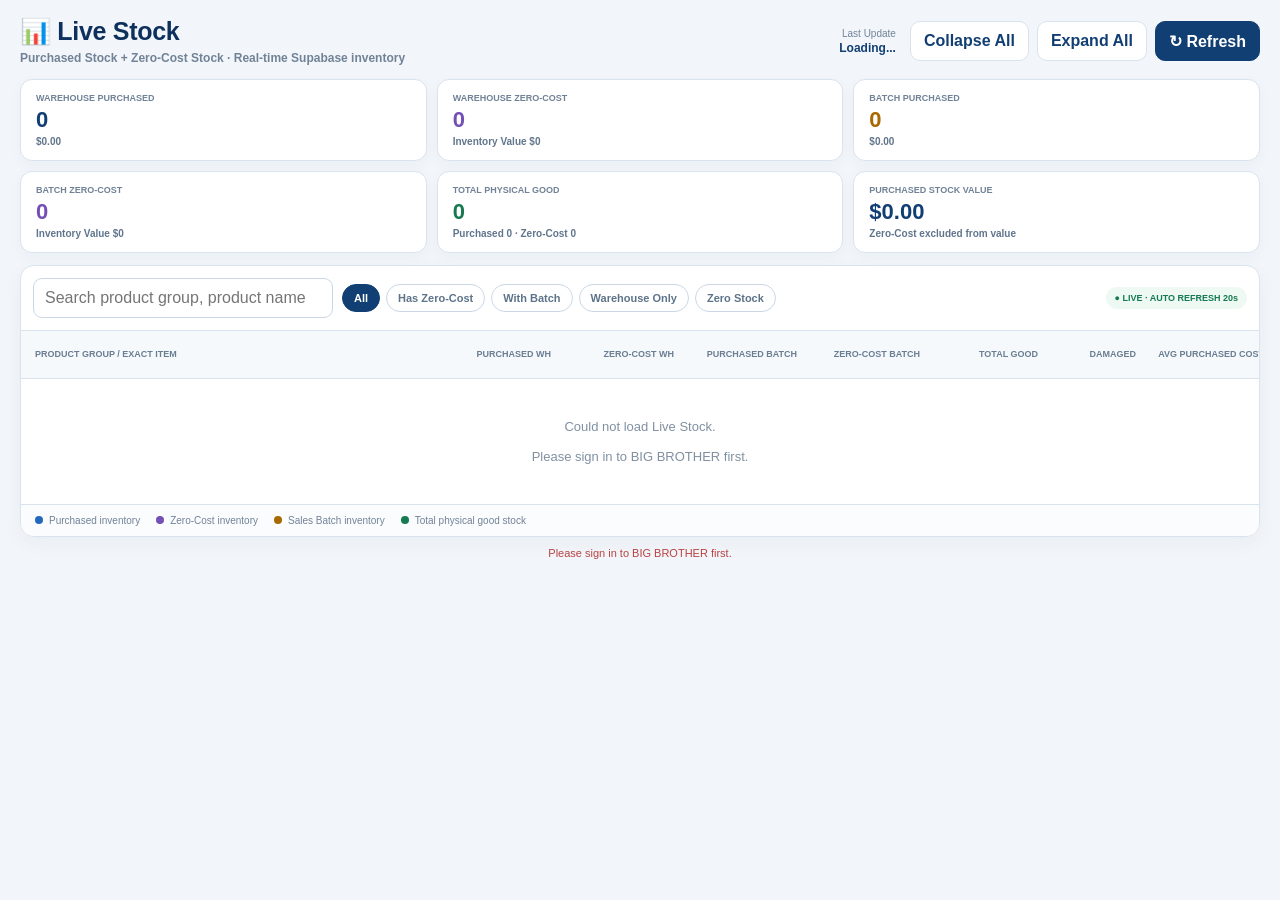
<file: index.html>
<!doctype html>
<html lang="en">

<head>

<meta charset="utf-8">

<meta
  name="viewport"
  content="width=device-width,initial-scale=1"
>

<title>
  BIG BROTHER — Live Stock
</title>


<style>

*{
  box-sizing:border-box;
}

:root{

  --navy:#123f73;
  --navy-dark:#0d315c;

  --blue:#2368bd;
  --blue-soft:#edf5ff;

  --green:#157a51;
  --green-soft:#eef9f4;

  --purple:#7450b5;
  --purple-soft:#f3effc;

  --amber:#a96900;
  --amber-soft:#fff7e8;

  --red:#b94141;
  --red-soft:#fff0f0;

  --line:#d9e3ee;
  --line-soft:#e9eef4;

  --muted:#718297;

  --text:#22384f;

  --bg:#f2f6fa;

  --white:#fff;
}


html,
body{

  margin:0;

  min-height:100%;

  font-family:
    "Segoe UI",
    Tahoma,
    Arial,
    sans-serif;

  background:
    var(--bg);

  color:
    var(--text);

}


body{
  min-width:1180px;
}


button,
input{

  font:inherit;

}


button{
  cursor:pointer;
}


.page{

  max-width:1800px;

  margin:
    0 auto;

  padding:
    18px 20px 28px;

}


body.embed .page{

  padding-top:12px;

}


/* ============================================================
   TOP
   ============================================================ */

.topbar{

  display:flex;

  align-items:center;

  justify-content:space-between;

  gap:18px;

  margin-bottom:14px;

}


.title-wrap{

  min-width:0;

}


.title{

  font-size:25px;

  line-height:1.1;

  color:
    var(--navy-dark);

  font-weight:900;

  letter-spacing:-.3px;

}


.subtitle{

  margin-top:5px;

  font-size:12px;

  color:
    var(--muted);

  font-weight:600;

}


.top-actions{

  display:flex;

  align-items:center;

  gap:8px;

}


.updated{

  text-align:right;

  font-size:10px;

  color:
    var(--muted);

  margin-right:6px;

}


.updated strong{

  display:block;

  margin-top:2px;

  font-size:12px;

  color:
    var(--navy);

}


.btn{

  border:
    1px solid
    var(--line);

  border-radius:10px;

  min-height:40px;

  padding:
    9px 13px;

  font-weight:800;

  background:#fff;

  color:
    var(--navy);

}


.btn.primary{

  background:
    var(--navy);

  border-color:
    var(--navy);

  color:#fff;

}


.btn:hover{

  filter:
    brightness(.98);

}


/* ============================================================
   SUMMARY
   ============================================================ */

.summary-grid{

  display:grid;

  grid-template-columns:
    repeat(
      6,
      minmax(0,1fr)
    );

  gap:10px;

  margin-bottom:12px;

}


.summary-card{

  background:#fff;

  border:
    1px solid
    var(--line);

  border-radius:12px;

  padding:
    13px 15px;

  box-shadow:
    0 4px 14px
    rgba(24,54,87,.035);

}


.summary-card small{

  display:block;

  color:
    var(--muted);

  font-size:9px;

  font-weight:900;

  text-transform:uppercase;

}


.summary-card strong{

  display:block;

  margin-top:6px;

  font-size:22px;

  line-height:1;

  color:
    var(--navy);

}


.summary-card span{

  display:block;

  margin-top:5px;

  color:#60758c;

  font-size:10px;

  font-weight:700;

}


.summary-card.zero strong{

  color:
    var(--purple);

}


.summary-card.batch strong{

  color:
    var(--amber);

}


.summary-card.total strong{

  color:
    var(--green);

}


/* ============================================================
   PANEL
   ============================================================ */

.panel{

  background:#fff;

  border:
    1px solid
    var(--line);

  border-radius:14px;

  box-shadow:
    0 6px 20px
    rgba(24,54,87,.045);

  overflow:hidden;

}


.toolbar{

  display:flex;

  align-items:center;

  gap:9px;

  padding:12px;

  border-bottom:
    1px solid
    var(--line);

}


.search{

  height:40px;

  min-width:300px;

  border:
    1px solid
    #cbd7e5;

  border-radius:9px;

  outline:none;

  padding:
    8px 11px;

  background:#fff;

  color:
    var(--text);

}


.search:focus{

  border-color:#8fb4de;

  box-shadow:
    0 0 0 3px
    #edf5ff;

}


.chips{

  display:flex;

  gap:6px;

  align-items:center;

  flex-wrap:wrap;

}


.chip{

  border:
    1px solid
    #cbd7e5;

  background:#fff;

  color:#5d7389;

  border-radius:999px;

  padding:
    7px 11px;

  font-size:11px;

  font-weight:800;

}


.chip.active{

  background:
    var(--navy);

  border-color:
    var(--navy);

  color:#fff;

}


.spacer{

  flex:1;

}


.live-pill{

  display:inline-flex;

  align-items:center;

  border-radius:999px;

  padding:
    6px 9px;

  background:
    var(--green-soft);

  color:
    var(--green);

  font-size:9px;

  font-weight:900;

}


/* ============================================================
   STOCK TABLE
   ============================================================ */

.stock-table{

  overflow:auto;

}


.stock-head,
.stock-line{

  display:grid;

  grid-template-columns:

    minmax(300px,1.9fr)

    115px
    115px

    115px
    115px

    110px

    90px

    120px

    135px;

  align-items:center;

  gap:8px;

  min-width:1400px;

}


.stock-head{

  min-height:48px;

  padding:
    0 14px;

  background:#f6f9fc;

  border-bottom:
    1px solid
    var(--line);

  color:#6a7e92;

  font-size:9px;

  font-weight:900;

  text-transform:uppercase;

}


.stock-head>div:not(:first-child){

  text-align:right;

}


.stock-line{

  min-height:56px;

  padding:
    7px 14px;

  border-bottom:
    1px solid
    var(--line-soft);

}


.stock-line:last-child{

  border-bottom:0;

}


.stock-line.group{

  background:#fbfdff;

  cursor:pointer;

}


.stock-line.group:hover{

  background:#f3f8ff;

}


.stock-line.child{

  background:#fff;

  padding-left:44px;

}


.stock-line.exact{

  background:#fff;

}


.product-cell{

  min-width:0;

}


.product-main{

  display:flex;

  align-items:center;

  gap:9px;

  min-width:0;

}


.chev{

  width:22px;

  height:22px;

  display:flex;

  align-items:center;

  justify-content:center;

  border-radius:6px;

  color:
    var(--navy);

  background:#edf4fb;

  font-size:11px;

  flex:
    0 0 22px;

}


.product-name{

  min-width:0;

  color:
    var(--navy-dark);

  font-size:13px;

  font-weight:900;

  white-space:nowrap;

  overflow:hidden;

  text-overflow:ellipsis;

}


.stock-line.child
.product-name{

  font-size:12px;

  font-weight:800;

  color:#37536f;

}


.product-sub{

  margin-top:3px;

  margin-left:31px;

  color:#7b8c9e;

  font-size:10px;

  white-space:nowrap;

  overflow:hidden;

  text-overflow:ellipsis;

}


.stock-line.child
.product-sub{

  margin-left:0;

}


.stock-num{

  text-align:right;

  font-size:14px;

  font-weight:900;

  color:#405a72;

}


.stock-num.purchased{

  color:
    var(--blue);

}


.stock-num.zero-cost{

  color:
    var(--purple);

}


.stock-num.batch{

  color:
    var(--amber);

}


.stock-num.total{

  color:
    var(--green);

}


.stock-num.damage{

  color:
    var(--red);

}


.value-num{

  text-align:right;

  font-size:12px;

  font-weight:800;

  color:#425b74;

}


.zero-badge{

  display:inline-block;

  margin-left:6px;

  padding:
    3px 6px;

  border-radius:999px;

  background:
    var(--purple-soft);

  color:
    var(--purple);

  font-size:8px;

  font-weight:900;

}


/* ============================================================
   EMPTY / LOADING / STATUS
   ============================================================ */

.loading{

  padding:
    44px 20px;

  text-align:center;

  color:
    var(--muted);

}


.loading strong{

  display:block;

  color:
    var(--navy);

  margin-bottom:5px;

}


.empty{

  padding:
    40px 20px;

  text-align:center;

  color:#8090a1;

  font-size:13px;

}


.status{

  margin-top:10px;

  min-height:17px;

  text-align:center;

  font-size:11px;

  color:
    var(--muted);

}


.status.ok{

  color:
    var(--green);

}


.status.error{

  color:
    var(--red);

}


/* ============================================================
   LEGEND
   ============================================================ */

.legend{

  display:flex;

  align-items:center;

  gap:16px;

  padding:
    10px 14px;

  border-top:
    1px solid
    var(--line);

  background:#fbfcfe;

  font-size:10px;

  color:
    var(--muted);

}


.legend-item{

  display:flex;

  align-items:center;

  gap:6px;

}


.dot{

  width:8px;

  height:8px;

  border-radius:50%;

}


.dot.purchased{

  background:
    var(--blue);

}


.dot.zero{

  background:
    var(--purple);

}


.dot.batch{

  background:
    var(--amber);

}


.dot.total{

  background:
    var(--green);

}


/* ============================================================
   RESPONSIVE
   ============================================================ */

@media(max-width:1500px){

  .summary-grid{

    grid-template-columns:
      repeat(
        3,
        minmax(0,1fr)
      );

  }

}

</style>

</head>


<body>


<div class="page">


  <!-- ========================================================
       HEADER
       ======================================================== -->

  <div class="topbar">


    <div class="title-wrap">

      <div class="title">
        📊 Live Stock
      </div>

      <div class="subtitle">
        Purchased Stock + Zero-Cost Stock · Real-time Supabase inventory
      </div>

    </div>


    <div class="top-actions">


      <div class="updated">

        Last Update

        <strong id="lastUpdate">
          Loading...
        </strong>

      </div>


      <button
        class="btn"
        id="collapseBtn"
        type="button"
      >
        Collapse All
      </button>


      <button
        class="btn"
        id="expandBtn"
        type="button"
      >
        Expand All
      </button>


      <button
        class="btn primary"
        id="refreshBtn"
        type="button"
      >
        ↻ Refresh
      </button>


    </div>


  </div>



  <!-- ========================================================
       SUMMARY
       ======================================================== -->

  <div class="summary-grid">


    <div class="summary-card">

      <small>
        Warehouse Purchased
      </small>

      <strong id="sumWarehousePurchased">
        0
      </strong>

      <span id="sumWarehousePurchasedValue">
        $0.00
      </span>

    </div>


    <div class="summary-card zero">

      <small>
        Warehouse Zero-Cost
      </small>

      <strong id="sumWarehouseZero">
        0
      </strong>

      <span>
        Inventory Value $0
      </span>

    </div>


    <div class="summary-card batch">

      <small>
        Batch Purchased
      </small>

      <strong id="sumBatchPurchased">
        0
      </strong>

      <span id="sumBatchPurchasedValue">
        $0.00
      </span>

    </div>


    <div class="summary-card zero">

      <small>
        Batch Zero-Cost
      </small>

      <strong id="sumBatchZero">
        0
      </strong>

      <span>
        Inventory Value $0
      </span>

    </div>


    <div class="summary-card total">

      <small>
        Total Physical Good
      </small>

      <strong id="sumTotalGood">
        0
      </strong>

      <span id="sumSplit">
        Purchased 0 · Zero-Cost 0
      </span>

    </div>


    <div class="summary-card">

      <small>
        Purchased Stock Value
      </small>

      <strong id="sumTotalValue">
        $0.00
      </strong>

      <span>
        Zero-Cost excluded from value
      </span>

    </div>


  </div>



  <!-- ========================================================
       REPORT
       ======================================================== -->

  <div class="panel">


    <div class="toolbar">


      <input
        id="searchInput"
        class="search"
        type="search"
        autocomplete="off"
        placeholder="Search product group, product name, code or barcode"
      >


      <div class="chips">


        <button
          class="chip active"
          data-filter="all"
          type="button"
        >
          All
        </button>


        <button
          class="chip"
          data-filter="zeroCost"
          type="button"
        >
          Has Zero-Cost
        </button>


        <button
          class="chip"
          data-filter="batch"
          type="button"
        >
          With Batch
        </button>


        <button
          class="chip"
          data-filter="warehouse"
          type="button"
        >
          Warehouse Only
        </button>


        <button
          class="chip"
          data-filter="empty"
          type="button"
        >
          Zero Stock
        </button>


      </div>


      <div class="spacer"></div>


      <span class="live-pill">
        ● LIVE · AUTO REFRESH 20s
      </span>


    </div>



    <div class="stock-table">


      <div class="stock-head">

        <div>
          Product Group / Exact Item
        </div>

        <div>
          Purchased WH
        </div>

        <div>
          Zero-Cost WH
        </div>

        <div>
          Purchased Batch
        </div>

        <div>
          Zero-Cost Batch
        </div>

        <div>
          Total Good
        </div>

        <div>
          Damaged
        </div>

        <div>
          Avg Purchased Cost
        </div>

        <div>
          Purchased Value
        </div>

      </div>


      <div id="rows">

        <div class="loading">

          <strong>
            Loading Live Stock
          </strong>

          Reading Supabase inventory...

        </div>

      </div>


    </div>



    <div class="legend">


      <div class="legend-item">

        <span class="dot purchased"></span>

        Purchased inventory

      </div>


      <div class="legend-item">

        <span class="dot zero"></span>

        Zero-Cost inventory

      </div>


      <div class="legend-item">

        <span class="dot batch"></span>

        Sales Batch inventory

      </div>


      <div class="legend-item">

        <span class="dot total"></span>

        Total physical good stock

      </div>


    </div>


  </div>


  <div
    id="status"
    class="status"
  >
    Connecting to Supabase...
  </div>


</div>



<script>

'use strict';



/* ============================================================
   CONFIG
   ============================================================ */

const URL =
  'https://sjfhlaclgmkwwofzstok.supabase.co';


const KEY =
  'sb_publishable_w762jR65CWwlO30fKQsYOw_6L9grx8S';


const SESSION_KEY =
  'BB_SUPABASE_DEV_SESSION_V1';


const REFRESH_INTERVAL =
  20000;



/* ============================================================
   STATE
   ============================================================ */

let session = null;

let report = null;

let activeFilter = 'all';

let expandedGroups =
  new Set();

let refreshTimer = null;

let loading = false;



const $ =
  id =>
    document.getElementById(
      id
    );



/* ============================================================
   EMBED MODE
   ============================================================ */

if(
  new URLSearchParams(
    location.search
  ).get(
    'embed'
  )
  ===
  '1'
){

  document.body.classList.add(
    'embed'
  );

}



/* ============================================================
   HELPERS
   ============================================================ */

function num(
  value
){

  const number =
    Number(
      value
    );


  return Number.isFinite(
    number
  )
    ?
    number
    :
    0;

}



function esc(
  value
){

  return String(
    value ?? ''
  )
  .replace(

    /[&<>"']/g,

    character =>
      (
        {
          '&':'&amp;',
          '<':'&lt;',
          '>':'&gt;',
          '"':'&quot;',
          "'":'&#039;'
        }[
          character
        ]
      )

  );

}



function qty(
  value
){

  return num(
    value
  )
  .toLocaleString(

    'en-US',

    {
      maximumFractionDigits:2
    }

  );

}



function money(
  value
){

  return '$'
    +
    num(
      value
    )
    .toLocaleString(

      'en-US',

      {
        minimumFractionDigits:2,
        maximumFractionDigits:2
      }

    );

}



function cost(
  value
){

  return '$'
    +
    num(
      value
    )
    .toLocaleString(

      'en-US',

      {
        minimumFractionDigits:2,
        maximumFractionDigits:6
      }

    );

}



function visibleDateTime(
  value
){

  const text =
    String(
      value ?? ''
    )
    .trim();


  const match =
    text.match(
      /^(\d{4})-(\d{2})-(\d{2})(?:[ T](\d{2}):(\d{2})(?::(\d{2}))?)?/
    );


  if(
    !match
  ){

    return text || '-';

  }


  const months = [

    'Jan',
    'Feb',
    'Mar',
    'Apr',
    'May',
    'Jun',
    'Jul',
    'Aug',
    'Sep',
    'Oct',
    'Nov',
    'Dec'

  ];


  let result =

    match[3]

    +

    '-'

    +

    months[
      Number(
        match[2]
      )
      -
      1
    ]

    +

    '-'

    +

    match[1];


  if(
    match[4]
  ){

    result +=

      ' · '

      +

      match[4]

      +

      ':'

      +

      match[5];

  }


  return result;

}



function setStatus(
  message,
  type=''
){

  const element =
    $('status');


  element.textContent =
    message || '';


  element.className =
    'status'
    +
    (
      type
        ?
        ' '
        +
        type
        :
        ''
    );

}



/* ============================================================
   SESSION
   ============================================================ */

function readSession(){

  try{

    return JSON.parse(
      localStorage.getItem(
        SESSION_KEY
      )
      ||
      'null'
    );

  }catch(error){

    return null;

  }

}



function saveSession(
  value
){

  session =
    value || null;


  try{


    if(
      !value
    ){

      localStorage.removeItem(
        SESSION_KEY
      );

      return;

    }


    if(
      !value.expires_at
      &&
      value.expires_in
    ){

      value.expires_at =

        Math.floor(
          Date.now()/1000
        )

        +

        Number(
          value.expires_in
        );

    }


    localStorage.setItem(

      SESSION_KEY,

      JSON.stringify(
        value
      )

    );


  }catch(error){}

}



async function parseResponse(
  response
){

  const text =
    await response.text();


  let data = {};


  try{

    data =
      text
        ?
        JSON.parse(
          text
        )
        :
        {};

  }catch(error){

    data = {
      message:text
    };

  }


  if(
    !response.ok
  ){

    throw new Error(

      data.message

      ||

      data.error_description

      ||

      data.error

      ||

      'Supabase request failed'

    );

  }


  return data;

}



async function refreshSession(){

  const current =
    readSession();


  if(
    !current?.refresh_token
  ){

    throw new Error(
      'Please sign in to BIG BROTHER first.'
    );

  }


  const response =
    await fetch(

      URL
      +
      '/auth/v1/token?grant_type=refresh_token',

      {

        method:'POST',

        headers:{

          apikey:KEY,

          'Content-Type':
            'application/json'

        },

        body:
          JSON.stringify(
            {
              refresh_token:
                current.refresh_token
            }
          )

      }

    );


  const next =
    await parseResponse(
      response
    );


  saveSession(
    next
  );


  return next;

}



async function ensureSession(){

  session =
    readSession();


  if(
    !session?.access_token
  ){

    throw new Error(
      'Please sign in to BIG BROTHER first.'
    );

  }


  const now =
    Math.floor(
      Date.now()/1000
    );


  if(
    session.expires_at
    &&
    Number(
      session.expires_at
    )
    <
    now + 30
  ){

    await refreshSession();

  }


  return session;

}



async function rpc(
  functionName,
  args={}
){

  await ensureSession();


  const response =
    await fetch(

      URL
      +
      '/rest/v1/rpc/'
      +
      functionName,

      {

        method:'POST',

        headers:{

          apikey:KEY,

          Authorization:
            'Bearer '
            +
            session.access_token,

          'Content-Type':
            'application/json'

        },

        body:
          JSON.stringify(
            args || {}
          ),

        cache:'no-store'

      }

    );


  return parseResponse(
    response
  );

}



/* ============================================================
   SOURCE FIELD HELPERS
   ============================================================ */

function purchasedWarehouse(
  item
){

  return num(

    item?.warehousePurchased

    ??

    item?.warehouseGood

  );

}



function zeroWarehouse(
  item
){

  return num(
    item?.warehouseZeroCost
  );

}



function purchasedBatch(
  item
){

  return num(

    item?.batchPurchased

    ??

    item?.batchPending

  );

}



function zeroBatch(
  item
){

  return num(
    item?.batchZeroCost
  );

}



function totalPurchased(
  item
){

  if(
    item?.totalPurchasedGood
    !==
    undefined
  ){

    return num(
      item.totalPurchasedGood
    );

  }


  return(

    purchasedWarehouse(
      item
    )

    +

    purchasedBatch(
      item
    )

  );

}



function totalZero(
  item
){

  if(
    item?.totalZeroCostGood
    !==
    undefined
  ){

    return num(
      item.totalZeroCostGood
    );

  }


  return(

    zeroWarehouse(
      item
    )

    +

    zeroBatch(
      item
    )

  );

}



function totalGood(
  item
){

  if(
    item?.totalGood
    !==
    undefined
  ){

    return num(
      item.totalGood
    );

  }


  return(

    totalPurchased(
      item
    )

    +

    totalZero(
      item
    )

  );

}



/* ============================================================
   DATA
   ============================================================ */

const BB_LIVE_STOCK_TOP_ORDER=[
  'KIR-2L-GRP',
  'KIR-830-GRP',
  'FF-2L',
  'AF-2L',
  'VP-2L',
  'OM-2L',
  'GF-190',
  'GF-1L',
  'GFJ-1L',
  'KIR-135-GRP',
  'CMP-220ml-GRP'
];

const BB_LIVE_STOCK_TOP_ALIASES={
  'Kirisu Milk 2L':'KIR-2L-GRP',
  'Kirisu Milk 830ml':'KIR-830-GRP',
  'Kirisu Milk  830ml':'KIR-830-GRP',
  'Kirisu Yogurt':'KIR-135-GRP',
  'Kirisu Milk Yogurt':'KIR-135-GRP',
  'Champei Milk 220ml':'CMP-220ml-GRP'
};

const BB_LIVE_STOCK_CHILD_ORDER=[
  'KIR3-2L',
  'KIRB-2L',
  'KIR0-830',
  'KIR3-830',
  'KIRP-Y135',
  'KIRS-Y135',
  'KIRV-Y135',
  'CH-O220',
  'CHM-220',
  'CHP-220',
  'CHS-220',
  'CHT-220'
];

const BB_LIVE_STOCK_TOP_RANK=
  new Map(
    BB_LIVE_STOCK_TOP_ORDER.map(
      (key,index)=>[key,index]
    )
  );

const BB_LIVE_STOCK_CHILD_RANK=
  new Map(
    BB_LIVE_STOCK_CHILD_ORDER.map(
      (key,index)=>[key,index]
    )
  );

function liveStockTopKey(item){
  const groupCode=
    String(item?.groupCode||'').trim();

  if(groupCode){
    return groupCode;
  }

  const productCode=
    String(item?.productCode||'').trim();

  if(productCode){
    return productCode;
  }

  const groupName=
    String(item?.groupName||'').trim();

  return BB_LIVE_STOCK_TOP_ALIASES[groupName]||groupName;
}

function liveStockTopRank(item){
  const key=liveStockTopKey(item);
  return BB_LIVE_STOCK_TOP_RANK.has(key)
    ? BB_LIVE_STOCK_TOP_RANK.get(key)
    : 9999;
}

function liveStockName(item){
  return String(
    item?.groupName
    ||item?.productName
    ||item?.groupCode
    ||item?.productCode
    ||''
  );
}

function liveStockTopCompare(a,b){
  const rankDiff=
    liveStockTopRank(a)-liveStockTopRank(b);

  if(rankDiff){
    return rankDiff;
  }

  return liveStockName(a)
    .localeCompare(
      liveStockName(b),
      undefined,
      {sensitivity:'base'}
    );
}

function liveStockChildCompare(a,b){
  const aCode=String(a?.productCode||'').trim();
  const bCode=String(b?.productCode||'').trim();

  const aRank=
    BB_LIVE_STOCK_CHILD_RANK.has(aCode)
      ? BB_LIVE_STOCK_CHILD_RANK.get(aCode)
      : 9999;

  const bRank=
    BB_LIVE_STOCK_CHILD_RANK.has(bCode)
      ? BB_LIVE_STOCK_CHILD_RANK.get(bCode)
      : 9999;

  if(aRank!==bRank){
    return aRank-bRank;
  }

  return liveStockName(a)
    .localeCompare(
      liveStockName(b),
      undefined,
      {sensitivity:'base'}
    );
}

function groupedData(){

  const grouped =
    report?.groupedLive
    ||
    {};


  return{

    groups:
      Array.isArray(
        grouped.groups
      )
        ?
        grouped.groups
        :
        [],

    exact:
      Array.isArray(
        grouped.exactProducts
      )
        ?
        grouped.exactProducts
        :
        []

  };

}



function itemText(
  item
){

  return [

    item?.groupName,
    item?.groupCode,

    item?.productName,
    item?.productCode,

    item?.barcode,
    item?.category

  ]
  .join(
    ' '
  )
  .toLowerCase();

}



function hasSearch(
  item,
  query
){

  if(
    !query
  ){

    return true;

  }


  if(
    itemText(
      item
    )
    .includes(
      query
    )
  ){

    return true;

  }


  if(
    Array.isArray(
      item?.members
    )
  ){

    return item.members.some(
      member =>
        itemText(
          member
        )
        .includes(
          query
        )
    );

  }


  return false;

}



function matchesFilter(
  item
){

  const whPurchased =
    purchasedWarehouse(
      item
    );


  const whZero =
    zeroWarehouse(
      item
    );


  const bPurchased =
    purchasedBatch(
      item
    );


  const bZero =
    zeroBatch(
      item
    );


  const total =
    totalGood(
      item
    );


  if(
    activeFilter
    ===
    'zeroCost'
  ){

    return(
      whZero
      +
      bZero
    )
    >
    0.000001;

  }


  if(
    activeFilter
    ===
    'batch'
  ){

    return(
      bPurchased
      +
      bZero
    )
    >
    0.000001;

  }


  if(
    activeFilter
    ===
    'warehouse'
  ){

    return(

      (
        whPurchased
        +
        whZero
      )
      >
      0.000001

      &&

      (
        bPurchased
        +
        bZero
      )
      <=
      0.000001

    );

  }


  if(
    activeFilter
    ===
    'empty'
  ){

    return(
      Math.abs(
        total
      )
      <=
      0.000001
    );

  }


  return true;

}



/* ============================================================
   ROW HTML
   ============================================================ */

function sourceBadge(
  item
){

  const amount =

    zeroWarehouse(
      item
    )

    +

    zeroBatch(
      item
    );


  if(
    amount
    <=
    0.000001
  ){

    return '';

  }


  return`

<span class="zero-badge">
  ZERO-COST
</span>

`;

}



function valueHtml(
  item
){

  return`

<div class="stock-num purchased">
  ${qty(purchasedWarehouse(item))}
</div>

<div class="stock-num zero-cost">
  ${qty(zeroWarehouse(item))}
</div>

<div class="stock-num batch">
  ${qty(purchasedBatch(item))}
</div>

<div class="stock-num zero-cost">
  ${qty(zeroBatch(item))}
</div>

<div class="stock-num total">
  ${qty(totalGood(item))}
</div>

<div class="stock-num damage">
  ${qty(item?.damaged)}
</div>

<div class="value-num">
  ${cost(item?.averageCost)}
</div>

<div class="value-num">
  ${money(item?.totalValue)}
</div>

`;

}



function childRow(
  member
){

  return`

<div class="stock-line child">

  <div class="product-cell">

    <div class="product-name">

      ${esc(
        member.productName
        ||
        member.productCode
        ||
        '-'
      )}

      ${sourceBadge(member)}

    </div>

    <div class="product-sub">

      ${esc(
        member.productCode
        ||
        ''
      )}

      ${
        member.unit
          ?
          ' · '
          +
          esc(
            member.unit
          )
          :
          ''
      }

    </div>

  </div>

  ${valueHtml(member)}

</div>

`;

}



function groupRow(
  group
){

  const key =
    String(
      group.groupCode
      ||
      group.groupName
      ||
      ''
    );


  const open =
    expandedGroups.has(
      key
    );


  const members =
    Array.isArray(
      group.members
    )
      ?
      group.members
        .slice()
        .sort(
          liveStockChildCompare
        )
      :
      [];


  let html =`

<div
  class="stock-line group"
  data-group="${esc(key)}"
>

  <div class="product-cell">

    <div class="product-main">

      <span class="chev">
        ${open ? '▼' : '▶'}
      </span>

      <div class="product-name">

        ${esc(
          group.groupName
          ||
          group.groupCode
          ||
          '-'
        )}

        ${sourceBadge(group)}

      </div>

    </div>

    <div class="product-sub">

      ${esc(
        group.groupCode
        ||
        ''
      )}

      ·

      ${members.length}
      sub-item${members.length===1?'':'s'}

      ${
        group.unit
          ?
          ' · '
          +
          esc(
            group.unit
          )
          :
          ''
      }

    </div>

  </div>

  ${valueHtml(group)}

</div>

`;


  if(
    open
  ){

    html +=
      members
        .map(
          childRow
        )
        .join(
          ''
        );

  }


  return html;

}



function exactRow(
  item
){

  return`

<div class="stock-line exact">

  <div class="product-cell">

    <div class="product-name">

      ${esc(
        item.productName
        ||
        item.productCode
        ||
        '-'
      )}

      ${sourceBadge(item)}

    </div>

    <div class="product-sub">

      EXACT ITEM

      ·

      ${esc(
        item.productCode
        ||
        ''
      )}

      ${
        item.unit
          ?
          ' · '
          +
          esc(
            item.unit
          )
          :
          ''
      }

    </div>

  </div>

  ${valueHtml(item)}

</div>

`;

}



/* ============================================================
   SUMMARY
   ============================================================ */

function renderSummary(){

  const totals =
    report?.totals
    ||
    {};


  const warehousePurchased =

    num(

      totals.warehousePurchasedQty

      ??

      totals.warehouseQty

    );


  const warehouseZero =

    num(
      totals.warehouseZeroCostQty
    );


  const batchPurchased =

    num(

      totals.batchPurchasedQty

      ??

      totals.batchQty

    );


  const batchZero =

    num(
      totals.batchZeroCostQty
    );


  const purchasedTotal =

    num(
      totals.totalPurchasedGoodQty
    );


  const zeroTotal =

    num(
      totals.totalZeroCostGoodQty
    );


  const physicalTotal =

    num(
      totals.totalGoodQty
    );


  $('sumWarehousePurchased')
    .textContent =
      qty(
        warehousePurchased
      );


  $('sumWarehouseZero')
    .textContent =
      qty(
        warehouseZero
      );


  $('sumBatchPurchased')
    .textContent =
      qty(
        batchPurchased
      );


  $('sumBatchZero')
    .textContent =
      qty(
        batchZero
      );


  $('sumTotalGood')
    .textContent =
      qty(
        physicalTotal
      );


  $('sumSplit')
    .textContent =

      'Purchased '

      +

      qty(
        purchasedTotal
      )

      +

      ' · Zero-Cost '

      +

      qty(
        zeroTotal
      );


  $('sumWarehousePurchasedValue')
    .textContent =
      money(
        totals.warehouseValue
      );


  $('sumBatchPurchasedValue')
    .textContent =
      money(
        totals.batchValue
      );


  $('sumTotalValue')
    .textContent =
      money(
        totals.totalGoodValue
      );


  $('lastUpdate')
    .textContent =
      visibleDateTime(

        report.lastUpdate

        ||

        report.generatedAt

      );

}



/* ============================================================
   RENDER
   ============================================================ */

function render(){

  if(
    !report
  ){

    return;

  }


  renderSummary();


  const query =
    $('searchInput')
      .value
      .trim()
      .toLowerCase();


  const data =
    groupedData();


  const groups =
    data.groups.filter(

      group =>

        hasSearch(
          group,
          query
        )

        &&

        matchesFilter(
          group
        )

    );


  const exact =
    data.exact.filter(

      item =>

        hasSearch(
          item,
          query
        )

        &&

        matchesFilter(
          item
        )

    );


  const orderedRows =

    [

      ...groups.map(
        item=>({
          type:'group',
          item
        })
      ),

      ...exact.map(
        item=>({
          type:'exact',
          item
        })
      )

    ]

    .sort(
      (a,b)=>
        liveStockTopCompare(
          a.item,
          b.item
        )
    );


  let html =

    orderedRows
      .map(
        row=>
          row.type==='group'
            ?
            groupRow(
              row.item
            )
            :
            exactRow(
              row.item
            )
      )
      .join(
        ''
      );


  if(
    !html
  ){

    html =`

<div class="empty">
  No stock records match this filter.
</div>

`;

  }


  $('rows')
    .innerHTML =
      html;

}



/* ============================================================
   LOAD REPORT
   ============================================================ */

async function loadReport(
  quiet=false
){

  if(
    loading
  ){

    return;

  }


  loading = true;


  if(
    !quiet
  ){

    setStatus(
      'Loading Live Stock from Supabase...'
    );

  }


  try{


    const data =
      await rpc(
        'bb_stock_report_fast'
      );


    report =
      data;


    render();


    setStatus(

      'Live Stock loaded · '

      +

      (
        data.version
        ||
        'ZERO-COST-STOCK-V1'
      ),

      'ok'

    );


  }catch(error){


    setStatus(
      error.message,
      'error'
    );


    if(
      !report
    ){

      $('rows')
        .innerHTML =`

<div class="empty">

  Could not load Live Stock.

  <br><br>

  ${esc(
    error.message
  )}

</div>

`;

    }


  }finally{


    loading = false;


  }

}



/* ============================================================
   GROUP EXPAND / COLLAPSE
   ============================================================ */

$('rows')
  .addEventListener(

    'click',

    event =>{


      const row =
        event.target.closest(
          '.stock-line.group'
        );


      if(
        !row
      ){

        return;

      }


      const key =
        row.dataset.group;


      if(
        expandedGroups.has(
          key
        )
      ){

        expandedGroups.delete(
          key
        );

      }else{

        expandedGroups.add(
          key
        );

      }


      render();

    }

  );



$('expandBtn')
  .addEventListener(

    'click',

    ()=>{


      const data =
        groupedData();


      data.groups.forEach(

        group =>

          expandedGroups.add(

            String(
              group.groupCode
              ||
              group.groupName
              ||
              ''
            )

          )

      );


      render();

    }

  );



$('collapseBtn')
  .addEventListener(

    'click',

    ()=>{


      expandedGroups.clear();


      render();

    }

  );



/* ============================================================
   SEARCH
   ============================================================ */

$('searchInput')
  .addEventListener(

    'input',

    render

  );



/* ============================================================
   FILTERS
   ============================================================ */

document
  .querySelectorAll(
    '.chip'
  )
  .forEach(

    button =>{


      button.addEventListener(

        'click',

        ()=>{


          activeFilter =
            button.dataset.filter
            ||
            'all';


          document
            .querySelectorAll(
              '.chip'
            )
            .forEach(
              element =>
                element.classList.remove(
                  'active'
                )
            );


          button.classList.add(
            'active'
          );


          render();

        }

      );

    }

  );



/* ============================================================
   REFRESH
   ============================================================ */

$('refreshBtn')
  .addEventListener(

    'click',

    ()=>loadReport(
      false
    )

  );



function startAutoRefresh(){

  if(
    refreshTimer
  ){

    clearInterval(
      refreshTimer
    );

  }


  refreshTimer =
    setInterval(

      ()=>{


        if(
          document.hidden
        ){

          return;

        }


        loadReport(
          true
        );


      },

      REFRESH_INTERVAL

    );

}



/* ============================================================
   START
   ============================================================ */

loadReport(
  false
);


startAutoRefresh();



</script>


</body>

</html>
</file>
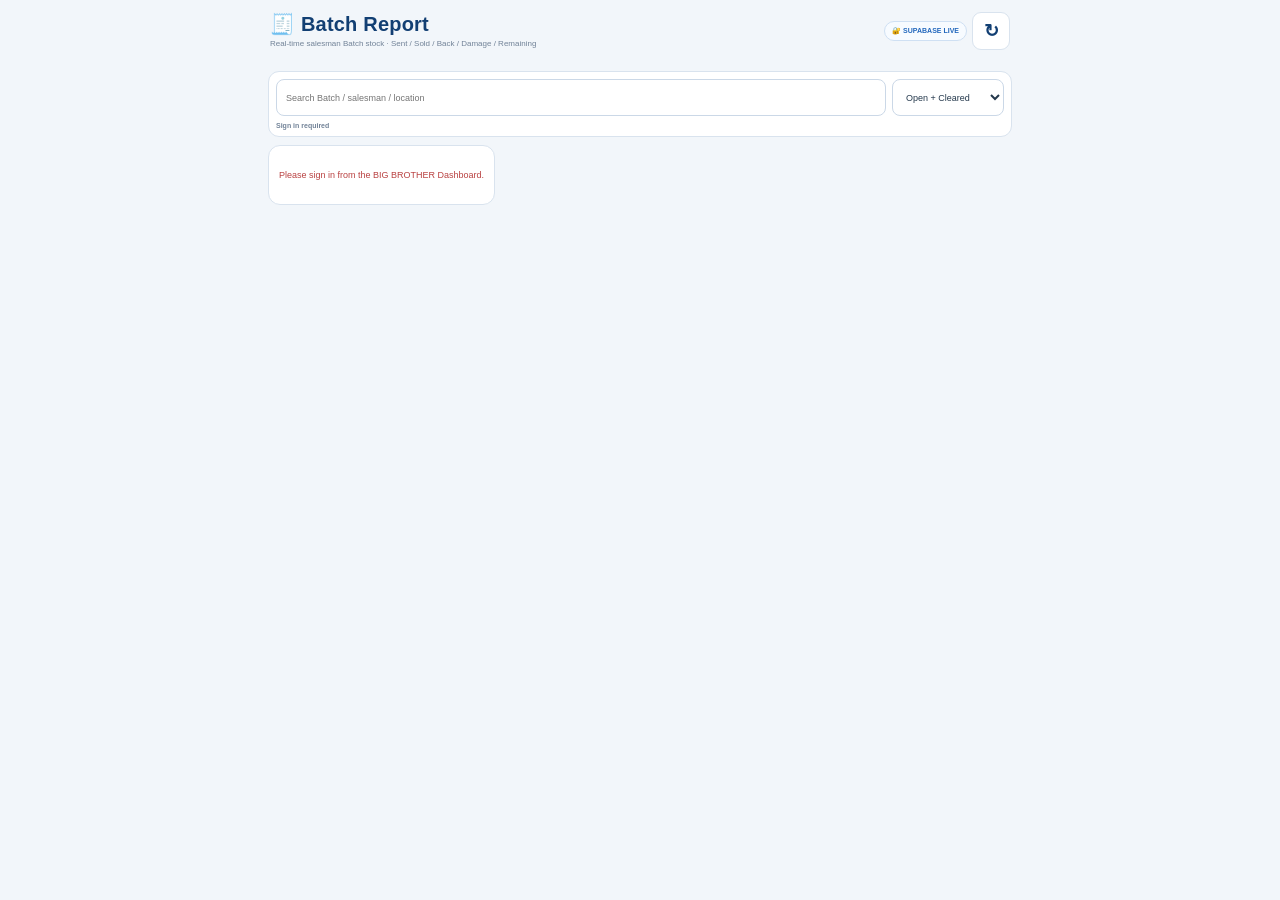
<file: batch-mobile.html>
<!doctype html>
<html lang="en">
<head>
<meta charset="utf-8">
<meta name="viewport" content="width=device-width,initial-scale=1,viewport-fit=cover">
<title>BIG BROTHER — Batch Report Mobile</title>
<link rel="stylesheet" href="batch-v2.css?v=20261031-adjustment-inout-v1">
<style>
:root{--navy:#123f73;--blue:#2368bd;--green:#16855c;--amber:#a96900;--red:#b94141;--line:#d9e3ee;--muted:#718297;--bg:#f2f6fa}
*{box-sizing:border-box}html,body{margin:0;width:100%;max-width:100%;min-width:0!important;overflow-x:hidden;background:var(--bg)!important}body{padding:0 0 calc(16px + env(safe-area-inset-bottom))!important}.page{width:100%!important;max-width:760px!important;margin:0 auto!important;padding:8px!important}
.top{display:grid!important;grid-template-columns:minmax(0,1fr) auto!important;align-items:center!important;gap:8px!important;margin:0 0 9px!important;padding:4px 2px!important}.top h1{margin:0!important;color:var(--navy)!important;font-size:20px!important;line-height:1.1!important}.sub{margin-top:3px!important;font-size:8px!important;color:var(--muted)!important}.top-actions{display:flex!important;gap:5px!important;align-items:center!important}.secure{padding:5px 7px!important;font-size:7px!important}#refresh{width:38px!important;min-width:38px!important;height:36px!important;padding:0!important;font-size:0!important}#refresh::after{content:'↻';font-size:18px}
.kpis{display:grid!important;grid-template-columns:repeat(2,minmax(0,1fr))!important;gap:6px!important;margin:0 0 8px!important}.kpi{padding:9px 10px!important;border-radius:11px!important;background:#fff!important;border:1px solid var(--line)!important;box-shadow:none!important}.kpi span{font-size:6.5px!important;color:var(--muted)!important}.kpi strong{margin-top:4px!important;font-size:17px!important;color:var(--navy)!important}
.card{background:transparent!important;border:0!important;box-shadow:none!important;overflow:visible!important}.toolbar{display:grid!important;grid-template-columns:minmax(0,1fr) 112px!important;gap:6px!important;padding:7px!important;margin-bottom:8px!important;border:1px solid var(--line)!important;border-radius:11px!important;background:#fff!important}.toolbar input,.toolbar select{width:100%!important;min-width:0!important;min-height:37px!important;padding:7px 9px!important;border-radius:8px!important;font-size:9px!important}.sync{grid-column:1/-1!important;text-align:left!important;font-size:7px!important;color:var(--muted)!important}
.card>.tablewrap{overflow:visible!important}.card>.tablewrap>table{display:block!important;width:100%!important;min-width:0!important}.card>.tablewrap>table>thead{display:none!important}.card>.tablewrap>table>tbody{display:block!important;width:100%!important}.card>.tablewrap>table>tbody>tr[data-id]{position:relative!important;display:grid!important;grid-template-columns:repeat(5,minmax(0,1fr))!important;width:100%!important;margin:0 0 8px!important;padding:0!important;border:1px solid var(--line)!important;border-radius:14px!important;background:#fff!important;overflow:hidden!important;box-shadow:0 3px 12px rgba(18,63,115,.04)!important}.card>.tablewrap>table>tbody>tr[data-id]>td{min-width:0!important;border:0!important}
.card>.tablewrap>table>tbody>tr[data-id]>td:nth-child(1){grid-column:1/5!important;min-height:62px!important;padding:12px 150px 9px 12px!important;background:#fff!important;text-align:left!important;border-bottom:1px solid #edf1f5!important}.card>.tablewrap>table>tbody>tr[data-id]>td:nth-child(1)>strong{display:block!important;color:var(--navy)!important;font-size:13px!important;line-height:1.2!important}.card>.tablewrap>table>tbody>tr[data-id]>td:nth-child(1) .tiny{margin-top:5px!important;font-size:7px!important;color:var(--muted)!important}.card>.tablewrap>table>tbody>tr[data-id]>td:nth-child(1)::after{content:'View ›';position:absolute;right:10px;top:12px;display:flex;align-items:center;justify-content:center;width:58px;height:36px;border:1px solid #cbd8e7;border-radius:10px;background:#fff;color:var(--navy);font-size:8px;font-weight:900}.card>.tablewrap>table>tbody>tr[data-id]>td:nth-child(10){position:absolute!important;right:78px!important;top:20px!important;margin:0!important;padding:0!important;border:0!important;background:transparent!important;z-index:3!important}.card>.tablewrap>table>tbody>tr[data-id]>td:nth-child(10)::before{display:none!important}.badge{padding:4px 8px!important;font-size:7px!important}
.card>.tablewrap>table>tbody>tr[data-id]>td:nth-child(2),.card>.tablewrap>table>tbody>tr[data-id]>td:nth-child(3),.card>.tablewrap>table>tbody>tr[data-id]>td:nth-child(4){position:relative!important;display:flex!important;flex-direction:column!important;justify-content:flex-end!important;min-height:54px!important;padding:19px 8px 8px!important;background:#fff!important;border-bottom:1px solid #edf1f5!important;font-size:9px!important;text-align:left!important}.card>.tablewrap>table>tbody>tr[data-id]>td:nth-child(2){grid-column:1/2!important}.card>.tablewrap>table>tbody>tr[data-id]>td:nth-child(3){grid-column:2/4!important}.card>.tablewrap>table>tbody>tr[data-id]>td:nth-child(4){grid-column:4/6!important}.card>.tablewrap>table>tbody>tr[data-id]>td:nth-child(2)::before,.card>.tablewrap>table>tbody>tr[data-id]>td:nth-child(3)::before,.card>.tablewrap>table>tbody>tr[data-id]>td:nth-child(4)::before{position:absolute;top:7px;left:8px;color:var(--muted);font-size:5.8px;font-weight:900;text-transform:uppercase}.card>.tablewrap>table>tbody>tr[data-id]>td:nth-child(2)::before{content:'Date'}.card>.tablewrap>table>tbody>tr[data-id]>td:nth-child(3)::before{content:'Salesperson'}.card>.tablewrap>table>tbody>tr[data-id]>td:nth-child(4)::before{content:'Location'}
.card>.tablewrap>table>tbody>tr[data-id]>td:nth-child(n+5):nth-child(-n+9){position:relative!important;display:flex!important;flex-direction:column!important;align-items:center!important;justify-content:flex-end!important;min-height:55px!important;padding:19px 2px 7px!important;border-right:1px solid #edf1f5!important;background:#f8fafc!important;text-align:center!important;font-size:10px!important;font-weight:900!important}.card>.tablewrap>table>tbody>tr[data-id]>td:nth-child(9){border-right:0!important}.card>.tablewrap>table>tbody>tr[data-id]>td:nth-child(n+5):nth-child(-n+9)::before{position:absolute;top:7px;left:1px;right:1px;color:var(--muted);font-size:5.5px;font-weight:900;text-transform:uppercase}.card>.tablewrap>table>tbody>tr[data-id]>td:nth-child(5)::before{content:'Sent'}.card>.tablewrap>table>tbody>tr[data-id]>td:nth-child(6)::before{content:'Sold'}.card>.tablewrap>table>tbody>tr[data-id]>td:nth-child(7)::before{content:'Back'}.card>.tablewrap>table>tbody>tr[data-id]>td:nth-child(8)::before{content:'Damage'}.card>.tablewrap>table>tbody>tr[data-id]>td:nth-child(9)::before{content:'Remaining'}.card>.tablewrap>table>tbody>tr[data-id]>td:nth-child(5){color:var(--blue)!important}.card>.tablewrap>table>tbody>tr[data-id]>td:nth-child(6){color:var(--green)!important}.card>.tablewrap>table>tbody>tr[data-id]>td:nth-child(7){color:var(--amber)!important}.card>.tablewrap>table>tbody>tr[data-id]>td:nth-child(8){color:var(--red)!important}.card>.tablewrap>table>tbody>tr[data-id]>td:nth-child(9){color:var(--navy)!important}.card>.tablewrap .empty{display:block!important;width:100%!important;padding:24px 10px!important;border:1px solid var(--line)!important;border-radius:12px!important;background:#fff!important;font-size:9px!important;text-align:center!important}
.overlay{position:fixed!important;inset:0!important;padding:0!important;background:#eef3f8!important;align-items:stretch!important;justify-content:center!important;overflow:auto!important}.overlay.show{display:flex!important}.modal{width:100%!important;max-width:760px!important;min-height:100vh!important;max-height:none!important;border-radius:0!important;background:#eef3f8!important;box-shadow:none!important;overflow:visible!important}.modal-head{position:sticky!important;top:0!important;z-index:20!important;display:grid!important;grid-template-columns:minmax(0,1fr) auto!important;align-items:center!important;gap:8px!important;padding:13px 12px!important;border-bottom:1px solid var(--line)!important;background:#fff!important}.modal-head h2{margin:0!important;color:var(--navy)!important;font-size:19px!important}.modal-head .sub{font-size:7.5px!important}.x{width:40px!important;height:40px!important;border-radius:50%!important;background:#edf2f7!important;color:var(--navy)!important;font-size:20px!important}
.detail-kpis{display:grid!important;grid-template-columns:repeat(6,minmax(0,1fr))!important;gap:4px!important;padding:9px!important;background:#fff!important;border-bottom:1px solid var(--line)!important}.detail-kpis>div{min-width:0!important;padding:7px 3px!important;border:1px solid var(--line)!important;border-radius:9px!important;background:#f8fafc!important;text-align:center!important}.detail-kpis span{font-size:5px!important;color:var(--muted)!important;white-space:nowrap!important;overflow:hidden!important;text-overflow:ellipsis!important}.detail-kpis strong{margin-top:4px!important;font-size:10px!important;color:var(--navy)!important;white-space:nowrap!important;overflow:hidden!important;text-overflow:ellipsis!important}.detail-kpis .badge{font-size:5.5px!important;padding:3px 5px!important}
.section{padding:10px 9px 0!important}.section h3{margin:0 0 7px!important;color:var(--navy)!important;font-size:13px!important}.section .tablewrap{overflow:visible!important}.section table{display:block!important;width:100%!important;min-width:0!important}.section thead{display:none!important}.section tbody{display:block!important;width:100%!important}
.section:nth-of-type(2) tbody tr{position:relative!important;display:grid!important;grid-template-columns:repeat(6,minmax(0,1fr))!important;margin:0 0 7px!important;border:1px solid var(--line)!important;border-radius:12px!important;background:#fff!important;overflow:hidden!important}.section:nth-of-type(2) tbody tr td{min-width:0!important;border:0!important}.section:nth-of-type(2) tbody tr td:nth-child(1){grid-column:1/7!important;min-height:48px!important;padding:9px 88px 8px 10px!important;border-bottom:1px solid #edf1f5!important;text-align:left!important;background:#fff!important}.section:nth-of-type(2) tbody tr td:nth-child(1)>strong{display:block!important;color:var(--navy)!important;font-size:10px!important}.section:nth-of-type(2) tbody tr td:nth-child(1) .tiny{margin-top:3px!important;font-size:6.5px!important;color:var(--muted)!important}.section:nth-of-type(2) tbody tr td:nth-child(8){position:absolute!important;right:9px!important;top:9px!important;padding:0!important;border:0!important;background:transparent!important}.section:nth-of-type(2) tbody tr td:nth-child(8)::before{display:none!important}.section:nth-of-type(2) tbody tr td:nth-child(n+2):nth-child(-n+7){position:relative!important;display:flex!important;flex-direction:column!important;align-items:center!important;justify-content:flex-end!important;min-height:52px!important;padding:18px 2px 6px!important;border-right:1px solid #edf1f5!important;background:#f8fafc!important;text-align:center!important;font-size:9px!important;font-weight:900!important}.section:nth-of-type(2) tbody tr td:nth-child(7){border-right:0!important}.section:nth-of-type(2) tbody tr td:nth-child(n+2):nth-child(-n+7)::before{position:absolute;top:6px;left:1px;right:1px;color:var(--muted);font-size:5px;font-weight:900;text-transform:uppercase}.section:nth-of-type(2) tbody tr td:nth-child(2)::before{content:'Sent'}.section:nth-of-type(2) tbody tr td:nth-child(3)::before{content:'Sold'}.section:nth-of-type(2) tbody tr td:nth-child(4)::before{content:'Back'}.section:nth-of-type(2) tbody tr td:nth-child(5)::before{content:'Damage'}.section:nth-of-type(2) tbody tr td:nth-child(6)::before{content:'Other'}.section:nth-of-type(2) tbody tr td:nth-child(7)::before{content:'Remaining'}
.section:nth-of-type(3) tbody tr{display:grid!important;grid-template-columns:repeat(3,minmax(0,1fr))!important;margin:0 0 7px!important;border:1px solid var(--line)!important;border-radius:12px!important;background:#fff!important;overflow:hidden!important}.section:nth-of-type(3) tbody tr td{position:relative!important;min-width:0!important;min-height:50px!important;padding:18px 7px 7px!important;border:0!important;border-right:1px solid #edf1f5!important;text-align:left!important;font-size:8px!important}.section:nth-of-type(3) tbody tr td::before{position:absolute;top:6px;left:7px;color:var(--muted);font-size:5px;font-weight:900;text-transform:uppercase}.section:nth-of-type(3) tbody tr td:nth-child(1){grid-column:1/4!important;min-height:46px!important;padding:9px 10px!important;border-bottom:1px solid #edf1f5!important;border-right:0!important;color:var(--navy)!important}.section:nth-of-type(3) tbody tr td:nth-child(1)::before{display:none!important}.section:nth-of-type(3) tbody tr td:nth-child(2)::before{content:'Date'}.section:nth-of-type(3) tbody tr td:nth-child(3)::before{content:'Customer'}.section:nth-of-type(3) tbody tr td:nth-child(4)::before{content:'Qty'}.section:nth-of-type(3) tbody tr td:nth-child(5){grid-column:1/4!important;min-height:44px!important;border-top:1px solid #edf1f5!important;border-right:0!important;font-weight:900!important}.section:nth-of-type(3) tbody tr td:nth-child(5)::before{content:'Grand Total'}.section .empty{grid-column:1/-1!important;padding:18px 10px!important;text-align:center!important;color:var(--muted)!important}
.closed-note{margin:9px!important;padding:9px!important;font-size:8px!important}.finalize{position:sticky!important;bottom:0!important;z-index:15!important;padding:8px 9px calc(8px + env(safe-area-inset-bottom))!important;background:rgba(255,255,255,.98)!important;border-top:1px solid var(--line)!important}.finalize .btn{width:100%!important;min-width:0!important;min-height:44px!important;font-size:9px!important}@media(max-width:360px){.page{padding:6px!important}.top{grid-template-columns:1fr!important}.top-actions{justify-content:flex-start!important}.detail-kpis{gap:3px!important}.detail-kpis strong{font-size:9px!important}.card>.tablewrap>table>tbody>tr[data-id]>td:nth-child(n+5):nth-child(-n+9){font-size:9px!important}}
</style>
</head>
<body>
<script>window.BB_BATCH_PAGE_MODE='live';</script>
<script src="batch-v2-page.js?v=20261121-selling-window-editor-v2"></script>
</body>
</html>
</file>
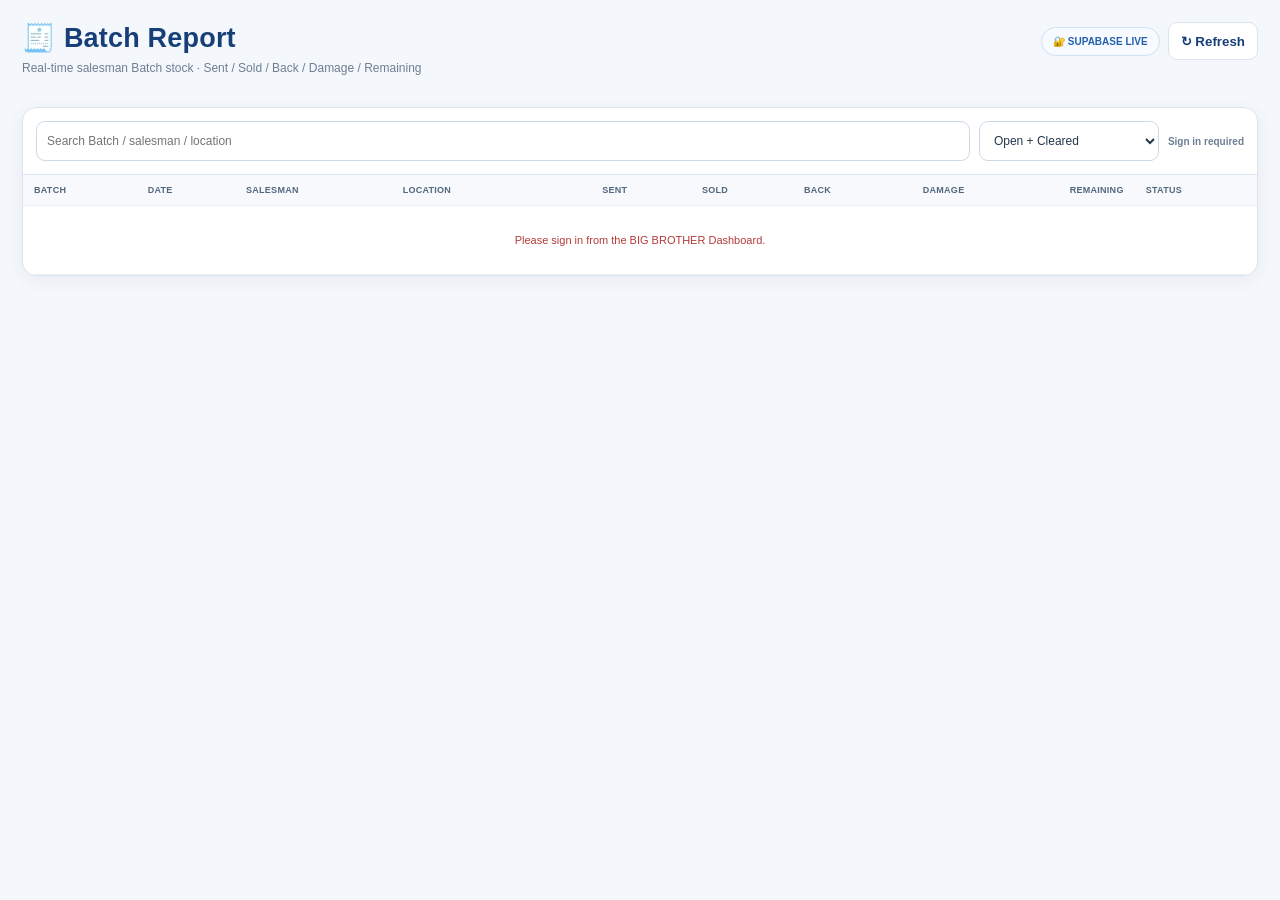
<file: batch-report.html>
<!doctype html>
<html lang="en">
<head>
  <meta charset="utf-8">
  <meta name="viewport" content="width=device-width,initial-scale=1">
  <title>BIG BROTHER — Batch Report</title>
  <link rel="stylesheet" href="batch-v2.css?v=20261031-adjustment-inout-v1">
</head>
<body>
<script>window.BB_BATCH_PAGE_MODE='live';</script>
<script src="batch-v2-page.js?v=20261121-selling-window-editor-v2"></script>
</body>
</html>
</file>
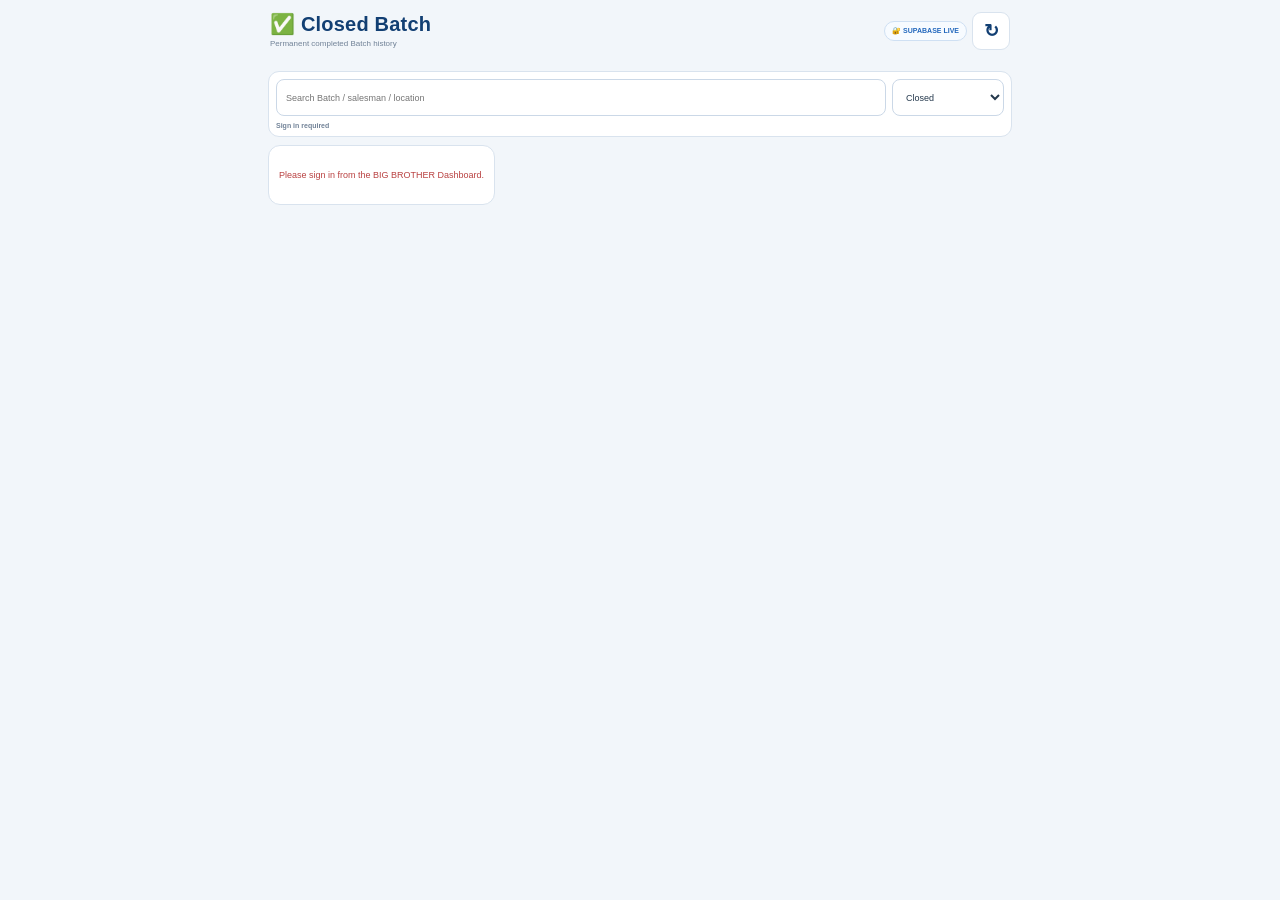
<file: closed-batch-mobile.html>
<!doctype html>
<html lang="en">
<head>
<meta charset="utf-8">
<meta name="viewport" content="width=device-width,initial-scale=1,viewport-fit=cover">
<title>BIG BROTHER — Closed Batch Mobile</title>
<style>
html,body{margin:0;min-height:100%;background:#eef3f8;font-family:Arial,sans-serif}
.bb-loader{min-height:100vh;display:flex;align-items:center;justify-content:center;padding:20px;box-sizing:border-box}
.bb-loader-card{width:min(420px,100%);padding:20px;border:1px solid #d8e3ef;border-radius:14px;background:#fff;box-shadow:0 10px 32px rgba(23,63,119,.10);color:#173f77;font-weight:900;text-align:center}
.bb-loader-card span{display:block;margin-top:7px;color:#6d7f93;font-size:11px;font-weight:700}
</style>
</head>
<body>
<div class="bb-loader"><div class="bb-loader-card">Loading Closed Batch…<span>Permanent completed batch history · Mobile workspace</span></div></div>
<script>
(async function(){
'use strict';
try{
  const response=await fetch('batch-mobile.html?v=20261018-date1',{cache:'default'});
  if(!response.ok)throw new Error('Could not load Batch mobile source.');
  let html=await response.text();
  html=html.replace(/<title>BIG BROTHER — Batch Report Mobile<\/title>/i,'<title>BIG BROTHER — Closed Batch Mobile<\/title>');
  html=html.replace("window.BB_BATCH_PAGE_MODE='live'","window.BB_BATCH_PAGE_MODE='closed'");
  document.open();
  document.write(html);
  document.close();
}catch(error){
  document.body.innerHTML='<div class="bb-loader"><div class="bb-loader-card">Closed Batch could not load.<span>'+String(error&&error.message||error)+'</span></div></div>';
}
})();
</script>
</body>
</html>
</file>
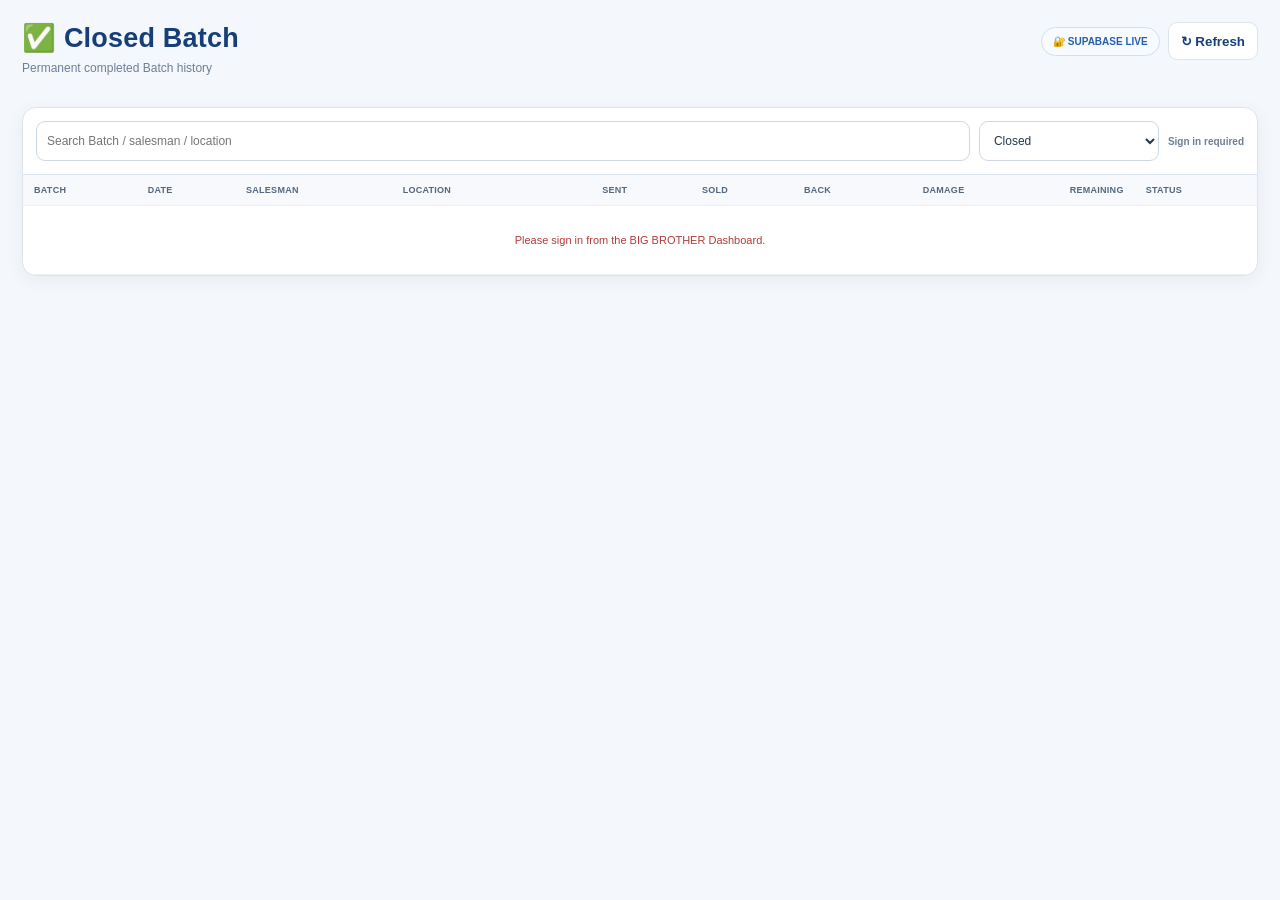
<file: closed-batch.html>
<!doctype html>
<html lang="en">
<head>
  <meta charset="utf-8">
  <meta name="viewport" content="width=device-width,initial-scale=1">
  <title>BIG BROTHER — Closed Batch</title>
  <link rel="stylesheet" href="batch-v2.css?v=20261031-adjustment-inout-v1">
</head>
<body>
<script>window.BB_BATCH_PAGE_MODE='closed';</script>
<script src="batch-v2-page.js?v=20261121-selling-window-editor-v2"></script>
</body>
</html>
</file>
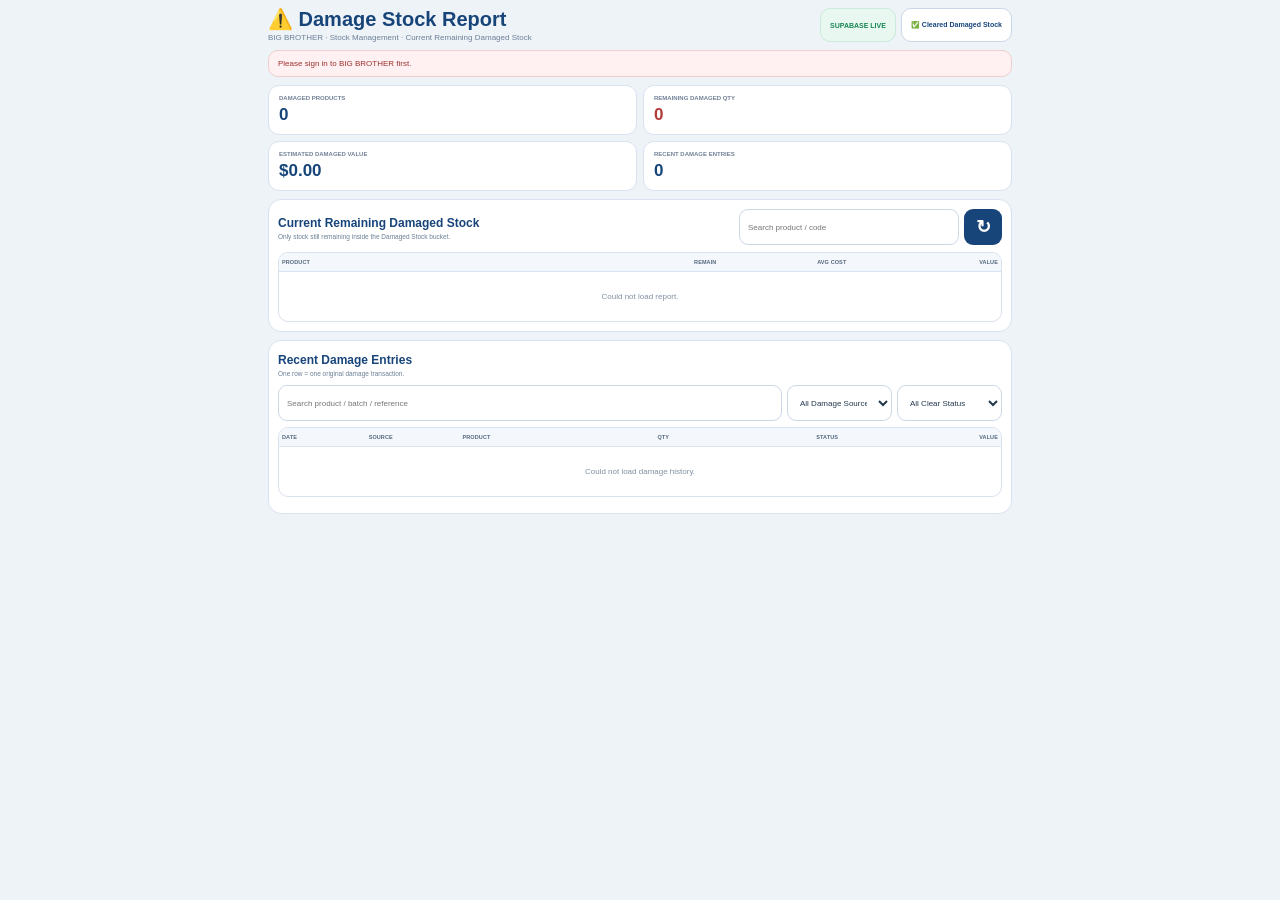
<file: damage-stock-report-mobile.html>
<!doctype html>
<html lang="en">
<head>
<meta charset="utf-8">
<meta name="viewport" content="width=device-width,initial-scale=1,viewport-fit=cover">
<title>BIG BROTHER — Damage Stock Report Mobile</title>
<script src="supabase-stock-report-adapter.js?v=20260915-damage-mobile-3"></script>
<style>
*{box-sizing:border-box}:root{--navy:#17457a;--blue:#245fae;--green:#168652;--red:#b43a3a;--amber:#9a6200;--line:#d9e2ef;--muted:#6b7f95;--bg:#eef3f8;--soft:#f7f9fc}html,body{margin:0;min-height:100%;background:var(--bg);color:#172b4d;font-family:Inter,Arial,Helvetica,sans-serif}body{padding:0 0 calc(18px + env(safe-area-inset-bottom))}.page{width:100%;max-width:760px;margin:auto;padding:8px}.top{display:grid;grid-template-columns:minmax(0,1fr) auto;gap:8px;align-items:center;margin-bottom:8px}.title{margin:0;color:var(--navy);font-size:20px;line-height:1.1}.sub{margin-top:3px;color:var(--muted);font-size:8px}.top-actions{display:flex;gap:5px;align-items:center}.pill,.cleared-link{min-height:34px;border-radius:10px;padding:7px 9px;font-size:7px;font-weight:900;display:inline-flex;align-items:center;justify-content:center;text-decoration:none;white-space:nowrap}.pill{background:#e8f7ef;color:var(--green);border:1px solid #cbead9}.cleared-link{background:#fff;color:var(--navy);border:1px solid #cad7e7}.status{margin-bottom:8px;border:1px solid #ceddf0;border-radius:10px;padding:8px 9px;background:#eef5ff;color:#49627e;font-size:8px}.status.success{background:#edf9f3;border-color:#ccebdc;color:#176d4b}.status.error{background:#fff1f1;border-color:#f0cece;color:#9d2f2f}.kpis{display:grid;grid-template-columns:repeat(2,minmax(0,1fr));gap:6px;margin-bottom:8px}.kpi{min-width:0;border:1px solid var(--line);border-radius:11px;background:#fff;padding:9px 10px}.kpi small{display:block;color:#718096;font-size:6px;font-weight:900;text-transform:uppercase;white-space:nowrap;overflow:hidden;text-overflow:ellipsis}.kpi strong{display:block;margin-top:4px;color:var(--navy);font-size:17px}.kpi:nth-child(2) strong{color:var(--red)}.card{margin-bottom:8px;border:1px solid var(--line);border-radius:13px;background:#fff;padding:9px}.card-title{display:grid;grid-template-columns:minmax(0,1fr) auto;gap:7px;align-items:center;margin-bottom:7px}.card-title strong{color:var(--navy);font-size:12px}.helper{margin-top:2px;color:var(--muted);font-size:6.5px;line-height:1.3}.controls{display:flex;gap:5px;align-items:center}.controls input,.controls select,.btn{min-height:36px;border-radius:9px;font:inherit;font-size:8px}.controls input,.controls select{min-width:0;border:1px solid #cbd8e7;background:#fff;padding:7px 8px;color:#24384c}.controls input{width:min(220px,48vw)}.controls select{width:108px}.btn{border:0;background:var(--navy);color:#fff;padding:7px 9px;font-weight:900}.refresh{width:38px;min-width:38px;padding:0;font-size:0}.refresh::after{content:'↻';font-size:18px}.history-controls{display:grid;grid-template-columns:minmax(0,1fr) 105px 105px;gap:5px;margin-bottom:6px}.history-controls input,.history-controls select{width:100%;min-width:0;min-height:36px;border:1px solid #cbd8e7;border-radius:9px;background:#fff;padding:7px 8px;color:#24384c;font:inherit;font-size:8px}.count-label{color:var(--muted);font-size:7px;margin:0 0 6px 1px}.table-wrap{width:100%;overflow:hidden;border:1px solid var(--line);border-radius:10px;background:#fff}.mobile-table{width:100%;border-collapse:collapse;table-layout:fixed}.mobile-table th{background:#f4f7fb;color:#53677d;font-size:5.5px;text-transform:uppercase;letter-spacing:.02em;padding:6px 3px;border-bottom:1px solid var(--line);text-align:left}.mobile-table td{padding:7px 3px;border-bottom:1px solid #edf1f5;color:#24384c;font-size:7px;vertical-align:middle;overflow-wrap:anywhere}.mobile-table tr:last-child td{border-bottom:0}.mobile-table .right{text-align:right}.mobile-table .center{text-align:center}.main{color:var(--navy);font-size:7.5px;font-weight:900;line-height:1.2}.subline{margin-top:2px;color:var(--muted);font-size:5.5px;line-height:1.2}.source-badge,.status-badge{display:inline-flex;align-items:center;justify-content:center;border-radius:999px;padding:3px 4px;font-size:5px;font-weight:900;line-height:1.15;text-align:center}.source-warehouse{background:#eef5ff;color:#245fae}.source-batch{background:#fff5e8;color:#9a5b12}.status-open{background:#fff4e5;color:#9a6200}.status-partial{background:#fff0ef;color:#b42318}.status-cleared{background:#e8f7ef;color:#168652}.qty-stack{display:grid;gap:1px}.qty-stack div{display:flex;justify-content:space-between;gap:2px;line-height:1.15}.qty-stack span{color:var(--muted);font-size:4.8px;text-transform:uppercase}.qty-stack b{font-size:6px}.qty-dmg b{color:var(--red)}.qty-clear b{color:var(--green)}.qty-remain b{color:var(--amber)}.empty-cell{padding:20px 8px!important;text-align:center!important;color:#8090a1!important;font-size:8px!important}.last{margin-top:7px;color:#7d8da0;font-size:7px}.current-table th:nth-child(1){width:45%}.current-table th:nth-child(2){width:16%}.current-table th:nth-child(3){width:18%}.current-table th:nth-child(4){width:21%}.history-table th:nth-child(1){width:12%}.history-table th:nth-child(2){width:13%}.history-table th:nth-child(3){width:27%}.history-table th:nth-child(4){width:22%}.history-table th:nth-child(5){width:14%}.history-table th:nth-child(6){width:12%}@media(max-width:430px){.page{padding:6px}.top{grid-template-columns:1fr}.top-actions{justify-content:flex-start}.title{font-size:18px}.card-title{grid-template-columns:1fr}.controls{width:100%}.controls input{width:100%;flex:1}.history-controls{grid-template-columns:1fr 1fr}.history-controls input{grid-column:1/-1}.mobile-table th{font-size:5px;padding:5px 2px}.mobile-table td{font-size:6.2px;padding:6px 2px}.main{font-size:6.8px}.subline{font-size:5px}.source-badge,.status-badge{font-size:4.5px;padding:3px}.qty-stack span{font-size:4.3px}.qty-stack b{font-size:5.5px}}
</style>
</head>
<body>
<main class="page">
  <div class="top">
    <div><h1 class="title">⚠️ Damage Stock Report</h1><div class="sub">BIG BROTHER · Stock Management · Current Remaining Damaged Stock</div></div>
    <div class="top-actions"><div class="pill">SUPABASE LIVE</div><a class="cleared-link" href="damaged-stock-cleared.html?embed=1">✅ Cleared Damaged Stock</a></div>
  </div>
  <div id="status" class="status">Loading Damage Stock Report…</div>
  <section class="kpis">
    <div class="kpi"><small>Damaged Products</small><strong id="kpiProducts">0</strong></div>
    <div class="kpi"><small>Remaining Damaged Qty</small><strong id="kpiQty">0</strong></div>
    <div class="kpi"><small>Estimated Damaged Value</small><strong id="kpiValue">$0.00</strong></div>
    <div class="kpi"><small>Recent Damage Entries</small><strong id="kpiEntries">0</strong></div>
  </section>
  <section class="card">
    <div class="card-title">
      <div><strong>Current Remaining Damaged Stock</strong><div class="helper">Only stock still remaining inside the Damaged Stock bucket.</div></div>
      <div class="controls"><input id="currentSearch" placeholder="Search product / code"><button class="btn refresh" id="refreshBtn" type="button">Refresh</button></div>
    </div>
    <div class="table-wrap"><table class="mobile-table current-table"><thead><tr><th>Product</th><th class="right">Remain</th><th class="right">Avg Cost</th><th class="right">Value</th></tr></thead><tbody id="currentRows"></tbody></table></div>
  </section>
  <section class="card">
    <div class="card-title"><div><strong>Recent Damage Entries</strong><div class="helper">One row = one original damage transaction.</div></div></div>
    <div class="history-controls">
      <input id="historySearch" placeholder="Search product / batch / reference">
      <select id="sourceFilter"><option value="">All Damage Sources</option><option value="WAREHOUSE">Warehouse</option><option value="BATCH">Batch</option></select>
      <select id="statusFilter"><option value="">All Clear Status</option><option value="OPEN">Open</option><option value="PARTIAL CLEARED">Partial Cleared</option><option value="CLEARED COMPLETE">Cleared Complete</option></select>
    </div>
    <div id="historyCount" class="count-label"></div>
    <div class="table-wrap"><table class="mobile-table history-table"><thead><tr><th>Date</th><th>Source</th><th>Product</th><th>Qty</th><th>Status</th><th class="right">Value</th></tr></thead><tbody id="historyRows"></tbody></table></div>
    <div id="lastUpdate" class="last"></div>
  </section>
</main>
<script>
(function(){'use strict';
const $=id=>document.getElementById(id),n=v=>Number(v)||0,qty=v=>n(v).toLocaleString('en-US',{maximumFractionDigits:3}),money=v=>'$'+n(v).toLocaleString('en-US',{minimumFractionDigits:2,maximumFractionDigits:2});
const esc=v=>String(v==null?'':v).replace(/[&<>"']/g,c=>({'&':'&amp;','<':'&lt;','>':'&gt;','"':'&quot;',"'":'&#39;'}[c]));
let data={rows:[],history:[],totals:{}},loading=false;
function setStatus(m,t=''){const e=$('status');e.className='status'+(t?' '+t:'');e.textContent=m}
function statusClass(s){s=String(s||'').toUpperCase();return s==='CLEARED COMPLETE'?'status-cleared':s==='PARTIAL CLEARED'?'status-partial':'status-open'}
function renderCurrent(){const q=String($('currentSearch').value||'').trim().toLowerCase();const rows=(data.rows||[]).filter(r=>!q||[r.productName,r.productCode,r.category].join(' ').toLowerCase().includes(q));$('currentRows').innerHTML=rows.length?rows.map(r=>`<tr><td><div class="main">${esc(r.productName)}</div><div class="subline">${esc(r.productCode)} · ${esc(r.category||'-')} · ${esc(r.unit||'-')}</div></td><td class="right"><b style="color:var(--red)">${qty(r.damagedQty)}</b></td><td class="right">${money(r.averageCost)}</td><td class="right"><b style="color:var(--red)">${money(r.damagedValue)}</b></td></tr>`).join(''):'<tr><td colspan="4" class="empty-cell">No remaining damaged stock found.</td></tr>'}
function renderHistory(){const q=String($('historySearch').value||'').trim().toLowerCase(),source=String($('sourceFilter').value||'').toUpperCase(),status=String($('statusFilter').value||'').toUpperCase();const rows=(data.history||[]).filter(r=>{const rs=String(r.damageSource||'').toUpperCase(),st=String(r.clearStatus||'').toUpperCase(),hay=[r.productName,r.productCode,r.batchId,r.referenceNo,r.movementId,r.locationName,r.controllerName,r.note].join(' ').toLowerCase();return(!source||rs===source)&&(!status||st===status)&&(!q||hay.includes(q))});$('historyCount').textContent=rows.length+' entr'+(rows.length===1?'y':'ies');$('historyRows').innerHTML=rows.length?rows.map(r=>{const src=String(r.damageSource||'WAREHOUSE').toUpperCase();const meta=[r.movementId,r.batchId||'',r.locationName||r.locationCode||'',r.controllerName||'',r.referenceNo||''].filter(Boolean).join(' · ');return `<tr><td><div class="main">${esc(r.activityDate||'-')}</div><div class="subline">${esc(r.movementId||'-')}</div></td><td><span class="source-badge ${src==='BATCH'?'source-batch':'source-warehouse'}">${src==='BATCH'?'Batch':'Warehouse'}</span></td><td><div class="main">${esc(r.productName)}</div><div class="subline">${esc(r.productCode)} · ${esc(r.unit||'-')}</div><div class="subline">${esc(meta)}</div>${r.note?`<div class="subline">Note: ${esc(r.note)}</div>`:''}</td><td><div class="qty-stack"><div class="qty-dmg"><span>Dmg</span><b>${qty(r.damagedQty)}</b></div><div class="qty-clear"><span>Clr</span><b>${qty(r.clearedQty)}</b></div><div class="qty-remain"><span>Rem</span><b>${qty(r.remainingQty)}</b></div></div></td><td><span class="status-badge ${statusClass(r.clearStatus)}">${esc(r.clearStatus||'OPEN')}</span></td><td class="right"><b>${money(r.lineValue)}</b><div class="subline">@ ${money(r.unitCost)}</div></td></tr>`}).join(''):'<tr><td colspan="6" class="empty-cell">No damage entries found for this filter.</td></tr>'}
function render(){const t=data.totals||{};$('kpiProducts').textContent=qty(t.productCount);$('kpiQty').textContent=qty(t.damagedQty);$('kpiValue').textContent=money(t.damagedValue);$('kpiEntries').textContent=qty((data.history||[]).length);$('lastUpdate').textContent='Last Update: '+(data.lastUpdate||'-')+' · Revision '+(data.revision||'-');renderCurrent();renderHistory()}
async function load(){if(loading)return;loading=true;$('refreshBtn').disabled=true;setStatus('Loading Damage Stock Report from Supabase…');try{const r=await window.BBStockReportAdapter.rpc('bb_stock_damage_report');if(!r||r.success===false)throw new Error(r?.message||r?.error||'Could not load Damage Stock Report.');data=r;render();setStatus('Damage Stock Report is live · '+qty(data.totals?.damagedQty)+' unit(s) remaining damaged stock.','success')}catch(e){console.error(e);setStatus(String(e?.message||e),'error');$('currentRows').innerHTML='<tr><td colspan="4" class="empty-cell">Could not load report.</td></tr>';$('historyRows').innerHTML='<tr><td colspan="6" class="empty-cell">Could not load damage history.</td></tr>'}finally{loading=false;$('refreshBtn').disabled=false}}
$('currentSearch').addEventListener('input',renderCurrent);$('historySearch').addEventListener('input',renderHistory);$('sourceFilter').addEventListener('change',renderHistory);$('statusFilter').addEventListener('change',renderHistory);$('refreshBtn').addEventListener('click',load);load();
})();
</script>
</body>
</html>
</file>
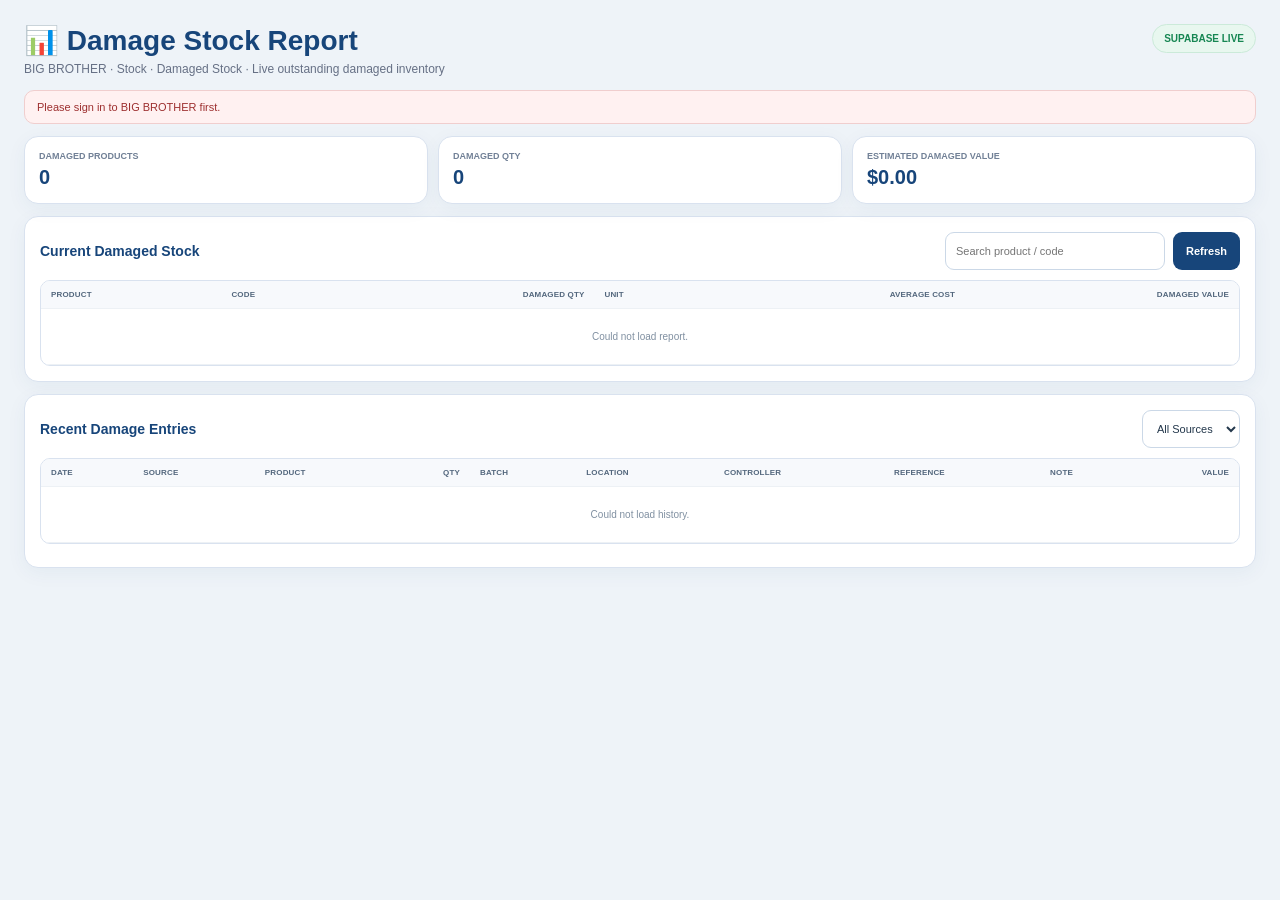
<file: damage-stock-report.html>
<!doctype html>
<html lang="en">
<head>
<meta charset="utf-8">
<meta name="viewport" content="width=device-width,initial-scale=1">
<title>BIG BROTHER — Damage Stock Report</title>
<style>
*{box-sizing:border-box}:root{--navy:#17457a;--blue:#245fae;--red:#b43a3a;--green:#168652;--line:#d9e2ef;--muted:#667085;--bg:#eef3f8}html,body{margin:0;min-height:100%;font-family:Inter,Arial,Helvetica,sans-serif;background:var(--bg);color:#172b4d}body.embed .page{max-width:none;padding:14px}.page{padding:24px;max-width:1600px;margin:auto}.top{display:flex;justify-content:space-between;align-items:flex-start;gap:16px;margin-bottom:14px}.title{margin:0;color:var(--navy);font-size:28px}.sub{margin-top:5px;color:var(--muted);font-size:12px}.pill{background:#e8f7ef;color:var(--green);border:1px solid #cbead9;border-radius:999px;padding:8px 11px;font-size:10px;font-weight:900;white-space:nowrap}.status{background:#eef5ff;border:1px solid #ceddf0;border-radius:10px;padding:10px 12px;color:#49627e;font-size:11px;margin-bottom:12px}.status.error{background:#fff1f1;border-color:#f0cece;color:#9d2f2f}.status.success{background:#edf9f3;border-color:#ccebdc;color:#176d4b}.kpis{display:grid;grid-template-columns:repeat(3,minmax(0,1fr));gap:10px;margin-bottom:12px}.kpi,.card{background:#fff;border:1px solid var(--line);border-radius:14px;box-shadow:0 5px 20px rgba(23,69,122,.05)}.kpi{padding:14px}.kpi small{display:block;color:#718096;font-size:9px;font-weight:900;text-transform:uppercase}.kpi strong{display:block;margin-top:5px;color:var(--navy);font-size:20px}.card{padding:15px;margin-bottom:12px}.card-title{display:flex;align-items:center;justify-content:space-between;gap:10px;margin-bottom:10px}.card-title strong{color:var(--navy);font-size:14px}.controls{display:flex;gap:8px;flex-wrap:wrap}.controls input,.controls select,.btn{min-height:38px;border-radius:9px;font:inherit;font-size:11px}.controls input,.controls select{border:1px solid #cbd8e7;background:#fff;padding:8px 10px;color:#24384c}.controls input{min-width:220px}.btn{border:0;background:var(--navy);color:#fff;padding:8px 13px;font-weight:900;cursor:pointer}.btn:disabled{opacity:.55;cursor:not-allowed}.table-wrap{overflow:auto;border:1px solid var(--line);border-radius:10px}table{border-collapse:collapse;width:100%;min-width:900px}th,td{padding:9px 10px;border-bottom:1px solid #edf1f5;text-align:left;font-size:10px;vertical-align:top}th{position:sticky;top:0;background:#f7f9fc;color:#53677d;font-size:8px;text-transform:uppercase;letter-spacing:.02em}td.amount,th.amount{text-align:right}.empty{text-align:center!important;color:#8090a1!important;padding:22px!important}.badge{display:inline-block;padding:4px 7px;border-radius:999px;font-size:8px;font-weight:900}.warehouse{background:#eef5ff;color:#245fae}.batch{background:#fff5e8;color:#9a5b12}.money{font-variant-numeric:tabular-nums}.note-cell{max-width:280px;white-space:normal;line-height:1.4}.muted{color:#8594a6}.last{margin-top:8px;color:#7d8da0;font-size:9px}@media(max-width:800px){.page{padding:14px}.top{display:block}.pill{display:inline-block;margin-top:9px}.title{font-size:23px}.kpis{grid-template-columns:1fr}.controls>*{width:100%}.controls input{min-width:0}}
</style>
<script src="supabase-stock-report-adapter.js?v=20260910-2"></script>
</head>
<body>
<main class="page">
  <div class="top">
    <div><h1 class="title">📊 Damage Stock Report</h1><div class="sub">BIG BROTHER · Stock · Damaged Stock · Live outstanding damaged inventory</div></div>
    <div class="pill">SUPABASE LIVE</div>
  </div>

  <div id="status" class="status">Loading Damaged Stock from Supabase…</div>

  <section class="kpis">
    <div class="kpi"><small>Damaged Products</small><strong id="kpiProducts">0</strong></div>
    <div class="kpi"><small>Damaged Qty</small><strong id="kpiQty">0</strong></div>
    <div class="kpi"><small>Estimated Damaged Value</small><strong id="kpiValue">$0.00</strong></div>
  </section>

  <section class="card">
    <div class="card-title">
      <strong>Current Damaged Stock</strong>
      <div class="controls">
        <input id="search" placeholder="Search product / code">
        <button id="refreshBtn" type="button" class="btn">Refresh</button>
      </div>
    </div>
    <div class="table-wrap"><table>
      <thead><tr><th>Product</th><th>Code</th><th class="amount">Damaged Qty</th><th>Unit</th><th class="amount">Average Cost</th><th class="amount">Damaged Value</th></tr></thead>
      <tbody id="currentRows"><tr><td colspan="6" class="empty">Loading…</td></tr></tbody>
    </table></div>
  </section>

  <section class="card">
    <div class="card-title">
      <strong>Recent Damage Entries</strong>
      <div class="controls"><select id="sourceFilter"><option value="">All Sources</option><option value="WAREHOUSE">Warehouse</option><option value="BATCH">Batch</option></select></div>
    </div>
    <div class="table-wrap"><table>
      <thead><tr><th>Date</th><th>Source</th><th>Product</th><th class="amount">Qty</th><th>Batch</th><th>Location</th><th>Controller</th><th>Reference</th><th>Note</th><th class="amount">Value</th></tr></thead>
      <tbody id="historyRows"><tr><td colspan="10" class="empty">Loading…</td></tr></tbody>
    </table></div>
    <div id="lastUpdate" class="last"></div>
  </section>
</main>
<script>
(function(){
'use strict';
if(new URLSearchParams(location.search).get('embed')==='1')document.body.classList.add('embed');
const $=id=>document.getElementById(id);
const n=v=>Number(v)||0;
const esc=v=>String(v==null?'':v).replace(/[&<>"']/g,c=>({'&':'&amp;','<':'&lt;','>':'&gt;','"':'&quot;',"'":'&#39;'}[c]));
const qty=v=>n(v).toLocaleString(undefined,{maximumFractionDigits:3});
const money=v=>'$'+n(v).toLocaleString(undefined,{minimumFractionDigits:2,maximumFractionDigits:2});
let data={rows:[],history:[],totals:{}};
let loading=false;

function setStatus(message,type=''){$('status').className='status'+(type?' '+type:'');$('status').textContent=message}

function renderCurrent(){
  const q=String($('search').value||'').trim().toLowerCase();
  const rows=(Array.isArray(data.rows)?data.rows:[]).filter(r=>!q||String(r.productName||'').toLowerCase().includes(q)||String(r.productCode||'').toLowerCase().includes(q));
  $('currentRows').innerHTML=rows.length?rows.map(r=>`<tr>
    <td><strong>${esc(r.productName)}</strong></td>
    <td>${esc(r.productCode)}</td>
    <td class="amount">${qty(r.damagedQty)}</td>
    <td>${esc(r.unit)}</td>
    <td class="amount money">${money(r.averageCost)}</td>
    <td class="amount money"><strong>${money(r.damagedValue)}</strong></td>
  </tr>`).join(''):'<tr><td colspan="6" class="empty">No damaged stock found.</td></tr>';
}

function renderHistory(){
  const source=String($('sourceFilter').value||'').toUpperCase();
  const rows=(Array.isArray(data.history)?data.history:[]).filter(r=>!source||String(r.damageSource||'').toUpperCase()===source);
  $('historyRows').innerHTML=rows.length?rows.map(r=>`<tr>
    <td>${esc(r.activityDate)}</td>
    <td><span class="badge ${String(r.damageSource||'').toUpperCase()==='BATCH'?'batch':'warehouse'}">${esc(r.damageSource||'Warehouse')}</span></td>
    <td><strong>${esc(r.productName)}</strong><div class="muted">${esc(r.productCode)}</div></td>
    <td class="amount">${qty(r.qty)} ${esc(r.unit)}</td>
    <td>${esc(r.batchId||'-')}</td>
    <td>${esc(r.locationName||r.locationCode||'-')}</td>
    <td>${esc(r.controllerName||'-')}</td>
    <td>${esc(r.referenceNo||'-')}</td>
    <td class="note-cell">${esc(r.note||'-')}</td>
    <td class="amount money">${money(r.lineValue)}</td>
  </tr>`).join(''):'<tr><td colspan="10" class="empty">No damage entries found for this filter.</td></tr>';
}

function render(){
  const t=data.totals||{};
  $('kpiProducts').textContent=qty(t.productCount);
  $('kpiQty').textContent=qty(t.damagedQty);
  $('kpiValue').textContent=money(t.damagedValue);
  $('lastUpdate').textContent='Last Update: '+(data.lastUpdate||'-')+' · Revision '+(data.revision||'-');
  renderCurrent();renderHistory();
}

async function load(){
  if(loading)return;loading=true;$('refreshBtn').disabled=true;
  setStatus('Loading Damaged Stock from Supabase…');
  try{
    const r=await window.BBStockReportAdapter.rpc('bb_stock_damage_report');
    if(!r||r.success===false)throw new Error(r?.message||r?.error||'Could not load Damaged Stock.');
    data=r;render();setStatus('Damaged Stock report is live.','success');
  }catch(error){
    console.error(error);setStatus(String(error?.message||error),'error');
    $('currentRows').innerHTML='<tr><td colspan="6" class="empty">Could not load report.</td></tr>';
    $('historyRows').innerHTML='<tr><td colspan="10" class="empty">Could not load history.</td></tr>';
  }finally{loading=false;$('refreshBtn').disabled=false}
}

$('search').addEventListener('input',renderCurrent);
$('sourceFilter').addEventListener('change',renderHistory);
$('refreshBtn').addEventListener('click',load);
load();
})();
</script>
</body>
</html>
</file>
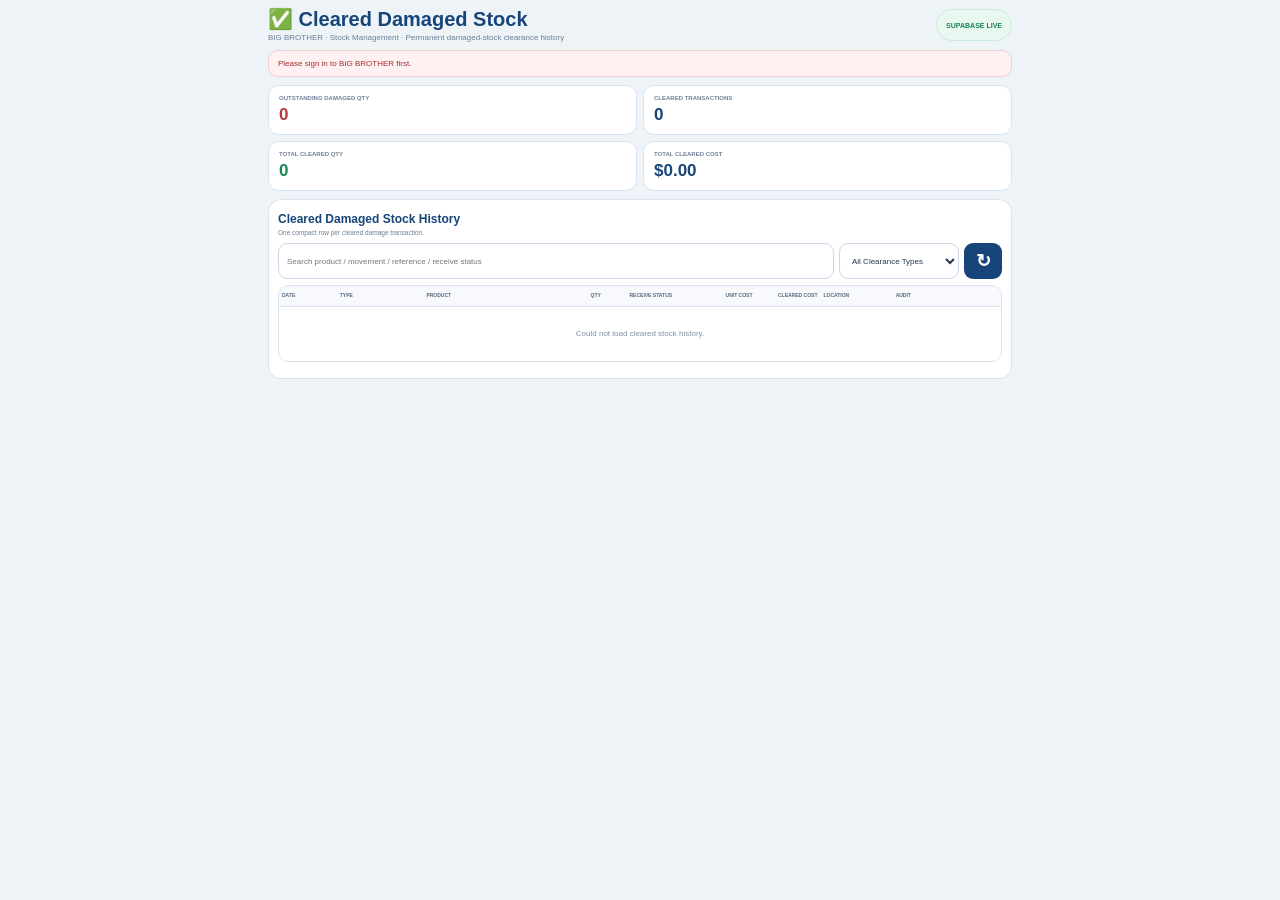
<file: damaged-stock-cleared-mobile.html>
<!doctype html>
<html lang="en">
<head>
<meta charset="utf-8">
<meta name="viewport" content="width=device-width,initial-scale=1,viewport-fit=cover">
<title>BIG BROTHER — Cleared Damaged Stock Mobile</title>
<script src="supabase-stock-report-adapter.js?v=20260915-cleared-mobile-2"></script>
<style>
*{box-sizing:border-box}:root{--navy:#17457a;--green:#168652;--red:#b43a3a;--amber:#9a6200;--blue:#245fae;--line:#d9e2ef;--muted:#6b7f95;--bg:#eef3f8;--soft:#f7f9fc}html,body{margin:0;min-height:100%;background:var(--bg);color:#172b4d;font-family:Inter,Arial,Helvetica,sans-serif}body{padding:0 0 calc(18px + env(safe-area-inset-bottom))}.page{width:100%;max-width:760px;margin:auto;padding:8px}.top{display:grid;grid-template-columns:minmax(0,1fr) auto;gap:8px;align-items:center;margin-bottom:8px}.title{margin:0;color:var(--navy);font-size:20px;line-height:1.1}.sub{margin-top:3px;color:var(--muted);font-size:8px}.pill{min-height:32px;border-radius:999px;padding:7px 9px;background:#e8f7ef;color:var(--green);border:1px solid #cbead9;font-size:7px;font-weight:900;display:inline-flex;align-items:center;white-space:nowrap}.status{margin-bottom:8px;border:1px solid #ceddf0;border-radius:10px;padding:8px 9px;background:#eef5ff;color:#49627e;font-size:8px}.status.success{background:#edf9f3;border-color:#ccebdc;color:#176d4b}.status.error{background:#fff1f1;border-color:#f0cece;color:#9d2f2f}.kpis{display:grid;grid-template-columns:repeat(2,minmax(0,1fr));gap:6px;margin-bottom:8px}.kpi{min-width:0;border:1px solid var(--line);border-radius:11px;background:#fff;padding:9px 10px}.kpi small{display:block;color:#718096;font-size:6px;font-weight:900;text-transform:uppercase;white-space:nowrap;overflow:hidden;text-overflow:ellipsis}.kpi strong{display:block;margin-top:4px;color:var(--navy);font-size:17px}.kpi:nth-child(1) strong{color:var(--red)}.kpi:nth-child(3) strong{color:var(--green)}.card{margin-bottom:8px;border:1px solid var(--line);border-radius:13px;background:#fff;padding:9px}.card-title{display:grid;grid-template-columns:minmax(0,1fr) auto;gap:7px;align-items:center;margin-bottom:7px}.card-title strong{color:var(--navy);font-size:12px}.helper{margin-top:2px;color:var(--muted);font-size:6.5px}.controls{display:grid;grid-template-columns:minmax(0,1fr) 120px 38px;gap:5px}.controls input,.controls select,.btn{min-width:0;min-height:36px;border-radius:9px;font:inherit;font-size:8px}.controls input,.controls select{width:100%;border:1px solid #cbd8e7;background:#fff;padding:7px 8px;color:#24384c}.btn{border:0;background:var(--navy);color:#fff;padding:7px 9px;font-weight:900}.refresh{width:38px;padding:0;font-size:0}.refresh::after{content:'↻';font-size:18px}.table-wrap{width:100%;overflow:hidden;border:1px solid var(--line);border-radius:10px;background:#fff}.mobile-table{width:100%;border-collapse:collapse;table-layout:fixed}.mobile-table th{padding:7px 3px;background:#f7f9fc;color:#53677d;font-size:5px;text-transform:uppercase;text-align:left;border-bottom:1px solid var(--line);line-height:1.1}.mobile-table td{padding:7px 3px;border-bottom:1px solid #edf1f5;font-size:6.4px;vertical-align:top;overflow-wrap:anywhere;line-height:1.25}.mobile-table tr:last-child td{border-bottom:0}.mobile-table .right{text-align:right}.mobile-table .center{text-align:center}.product{font-size:7.2px;font-weight:900;color:var(--navy)}.meta{margin-top:2px;color:var(--muted);font-size:5.3px;line-height:1.2}.badge{display:inline-block;max-width:100%;padding:3px 4px;border-radius:999px;background:#eef5ff;color:var(--blue);font-size:4.9px;font-weight:900;white-space:normal;text-align:center}.receive-badge{display:inline-block;max-width:100%;padding:3px 4px;border-radius:999px;font-size:4.8px;font-weight:900;white-space:normal;text-align:center}.receive-pending{background:#fff4e5;color:var(--amber)}.receive-partial{background:#fff0ef;color:var(--red)}.receive-success{background:#e8f7ef;color:var(--green)}.receive-closed{background:#eef5ff;color:var(--blue)}.money{font-variant-numeric:tabular-nums}.empty{padding:22px 8px!important;text-align:center!important;color:#8090a1!important;font-size:8px!important}.last{margin-top:7px;color:#7d8da0;font-size:7px}.count{margin:0 0 6px 1px;color:var(--muted);font-size:7px}.note-inline{color:#52677d}.w-date{width:8%}.w-type{width:12%}.w-product{width:18%}.w-qty{width:7%}.w-receive{width:13%}.w-cost{width:8%}.w-value{width:9%}.w-location{width:10%}.w-audit{width:15%}@media(max-width:430px){.page{padding:6px}.top{grid-template-columns:1fr auto}.title{font-size:18px}.controls{grid-template-columns:1fr 1fr 38px}.controls input{grid-column:1/-1}.mobile-table th{font-size:4.5px;padding:6px 2px}.mobile-table td{font-size:5.9px;padding:6px 2px}.product{font-size:6.6px}.meta{font-size:4.9px}.badge,.receive-badge{font-size:4.4px;padding:3px}.kpi strong{font-size:15px}}
</style>
</head>
<body>
<main class="page">
  <div class="top">
    <div><h1 class="title">✅ Cleared Damaged Stock</h1><div class="sub">BIG BROTHER · Stock Management · Permanent damaged-stock clearance history</div></div>
    <div class="pill">SUPABASE LIVE</div>
  </div>
  <div id="status" class="status">Loading cleared damaged stock…</div>
  <section class="kpis">
    <div class="kpi"><small>Outstanding Damaged Qty</small><strong id="kpiOutstanding">0</strong></div>
    <div class="kpi"><small>Cleared Transactions</small><strong id="kpiLines">0</strong></div>
    <div class="kpi"><small>Total Cleared Qty</small><strong id="kpiCleared">0</strong></div>
    <div class="kpi"><small>Total Cleared Cost</small><strong id="kpiValue">$0.00</strong></div>
  </section>
  <section class="card">
    <div class="card-title"><div><strong>Cleared Damaged Stock History</strong><div class="helper">One compact row per cleared damage transaction.</div></div></div>
    <div class="controls">
      <input id="search" placeholder="Search product / movement / reference / receive status">
      <select id="typeFilter"><option value="">All Clearance Types</option></select>
      <button id="refreshBtn" class="btn refresh" type="button">Refresh</button>
    </div>
    <div id="count" class="count"></div>
    <div class="table-wrap">
      <table class="mobile-table">
        <thead><tr><th class="w-date">Date</th><th class="w-type">Type</th><th class="w-product">Product</th><th class="w-qty right">Qty</th><th class="w-receive center">Receive Status</th><th class="w-cost right">Unit Cost</th><th class="w-value right">Cleared Cost</th><th class="w-location">Location</th><th class="w-audit">Audit</th></tr></thead>
        <tbody id="historyRows"><tr><td colspan="9" class="empty">Loading…</td></tr></tbody>
      </table>
    </div>
    <div id="lastUpdate" class="last"></div>
  </section>
</main>
<script>
(function(){'use strict';
const $=id=>document.getElementById(id),n=v=>Number(v)||0,qty=v=>n(v).toLocaleString('en-US',{maximumFractionDigits:3}),money=v=>'$'+n(v).toLocaleString('en-US',{minimumFractionDigits:2,maximumFractionDigits:2});
const esc=v=>String(v==null?'':v).replace(/[&<>"']/g,c=>({'&':'&amp;','<':'&lt;','>':'&gt;','"':'&quot;',"'":'&#39;'}[c]));
let damage={totals:{}},cleared={rows:[],totals:{}},loading=false;
function setStatus(m,t=''){const e=$('status');e.className='status'+(t?' '+t:'');e.textContent=m}
function receiveClass(v){const s=String(v||'').toUpperCase();if(s==='PENDING RECEIVE')return'receive-pending';if(s==='PARTIALLY RECEIVED')return'receive-partial';if(s==='SUCCESSFULLY RECEIVED')return'receive-success';return'receive-closed'}
function populateTypes(){const old=$('typeFilter').value;const types=[...new Set((cleared.rows||[]).map(x=>String(x.clearanceType||'').trim()).filter(Boolean))].sort();$('typeFilter').innerHTML='<option value="">All Clearance Types</option>'+types.map(x=>`<option value="${esc(x)}">${esc(x)}</option>`).join('');if(types.includes(old))$('typeFilter').value=old}
function render(){const q=String($('search').value||'').trim().toLowerCase(),t=String($('typeFilter').value||'').trim();const rows=(cleared.rows||[]).filter(r=>{const matchType=!t||String(r.clearanceType||'')===t;const hay=[r.productName,r.productCode,r.movementId,r.referenceNo,r.controllerName,r.locationName,r.note,r.clearanceType,r.clearanceTypeLabel,r.receiveStatus].join(' ').toLowerCase();return matchType&&(!q||hay.includes(q))});$('count').textContent=rows.length+' cleared transaction'+(rows.length===1?'':'s');$('historyRows').innerHTML=rows.length?rows.map(r=>`<tr><td>${esc(r.activityDate||'-')}</td><td><span class="badge">${esc(r.clearanceTypeLabel||r.clearanceType||'Legacy')}</span></td><td><div class="product">${esc(r.productName||'-')}</div><div class="meta">${esc(r.productCode||'-')} · ${esc(r.unit||'-')}</div><div class="meta">${esc(r.movementId||'-')}</div></td><td class="right"><strong>${qty(r.qty)}</strong></td><td class="center"><span class="receive-badge ${receiveClass(r.receiveStatus)}">${esc(r.receiveStatus||'CLEARED')}</span></td><td class="right money">${money(r.unitCost)}</td><td class="right money"><strong>${money(r.lineValue)}</strong></td><td>${esc(r.locationName||r.locationCode||'-')}</td><td><div>${esc(r.controllerName||'-')}</div><div class="meta">Ref: ${esc(r.referenceNo||'-')}</div>${r.note?`<div class="meta note-inline">${esc(r.note)}</div>`:''}</td></tr>`).join(''):'<tr><td colspan="9" class="empty">No cleared damaged stock found.</td></tr>';$('kpiOutstanding').textContent=qty(damage.totals?.damagedQty);$('kpiLines').textContent=qty(cleared.totals?.lineCount);$('kpiCleared').textContent=qty(cleared.totals?.clearedQty);$('kpiValue').textContent=money(cleared.totals?.clearedValue);$('lastUpdate').textContent='Generated: '+(cleared.generatedAt||'-')+' · Revision '+(cleared.revision||'-')}
async function load(){if(loading)return;loading=true;$('refreshBtn').disabled=true;setStatus('Loading cleared damaged stock from Supabase…');try{const [d,c]=await Promise.all([window.BBStockReportAdapter.rpc('bb_stock_damage_report'),window.BBStockReportAdapter.rpc('bb_stock_damage_cleared',{p_limit:1000})]);damage=d||{totals:{}};cleared=c||{rows:[],totals:{}};populateTypes();render();setStatus('Cleared Damaged Stock history is live.','success')}catch(e){console.error(e);setStatus(String(e?.message||e),'error');$('historyRows').innerHTML='<tr><td colspan="9" class="empty">Could not load cleared stock history.</td></tr>'}finally{loading=false;$('refreshBtn').disabled=false}}
$('search').addEventListener('input',render);$('typeFilter').addEventListener('change',render);$('refreshBtn').addEventListener('click',load);load();
})();
</script>
</body>
</html>
</file>
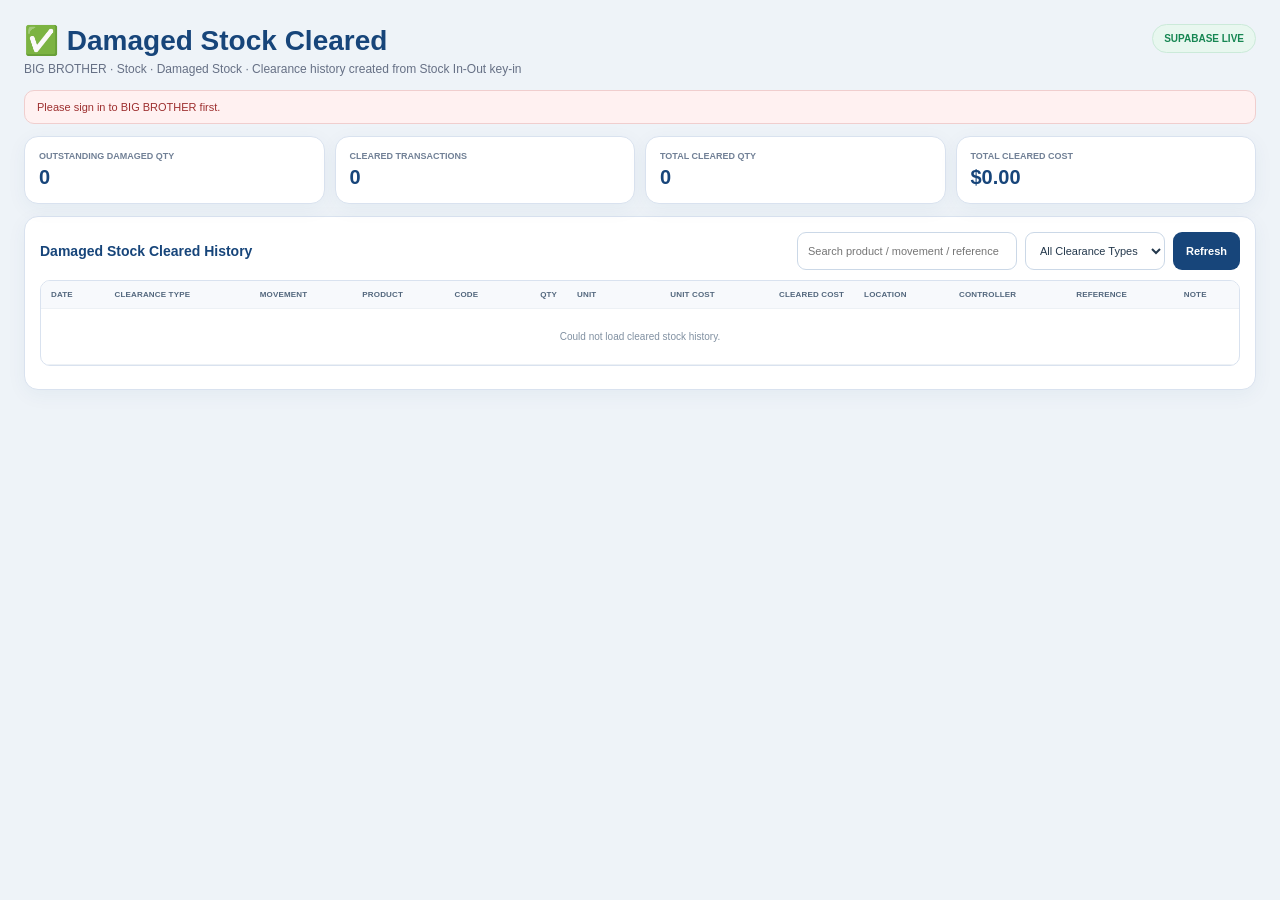
<file: damaged-stock-cleared.html>
<!doctype html>
<html lang="en">
<head>
<meta charset="utf-8">
<meta name="viewport" content="width=device-width,initial-scale=1">
<title>BIG BROTHER — Damaged Stock Cleared</title>
<style>
*{box-sizing:border-box}:root{--navy:#17457a;--green:#168652;--red:#b43a3a;--line:#d9e2ef;--muted:#667085;--bg:#eef3f8}html,body{margin:0;min-height:100%;font-family:Inter,Arial,Helvetica,sans-serif;background:var(--bg);color:#172b4d}body.embed .page{max-width:none;padding:14px}.page{padding:24px;max-width:1600px;margin:auto}.top{display:flex;justify-content:space-between;align-items:flex-start;gap:16px;margin-bottom:14px}.title{margin:0;color:var(--navy);font-size:28px}.sub{margin-top:5px;color:var(--muted);font-size:12px}.pill{background:#e8f7ef;color:var(--green);border:1px solid #cbead9;border-radius:999px;padding:8px 11px;font-size:10px;font-weight:900;white-space:nowrap}.status{background:#eef5ff;border:1px solid #ceddf0;border-radius:10px;padding:10px 12px;color:#49627e;font-size:11px;margin-bottom:12px}.status.error{background:#fff1f1;border-color:#f0cece;color:#9d2f2f}.status.success{background:#edf9f3;border-color:#ccebdc;color:#176d4b}.kpis{display:grid;grid-template-columns:repeat(4,minmax(0,1fr));gap:10px;margin-bottom:12px}.kpi,.card{background:#fff;border:1px solid var(--line);border-radius:14px;box-shadow:0 5px 20px rgba(23,69,122,.05)}.kpi{padding:14px}.kpi small{display:block;color:#718096;font-size:9px;font-weight:900;text-transform:uppercase}.kpi strong{display:block;margin-top:5px;color:var(--navy);font-size:20px}.card{padding:15px;margin-bottom:12px}.card-title{display:flex;align-items:center;justify-content:space-between;gap:10px;margin-bottom:10px}.card-title strong{color:var(--navy);font-size:14px}.controls{display:flex;gap:8px;flex-wrap:wrap}.controls input,.controls select,.btn{min-height:38px;border-radius:9px;font:inherit;font-size:11px}.controls input,.controls select{border:1px solid #cbd8e7;background:#fff;padding:8px 10px;color:#24384c}.controls input{min-width:220px}.btn{border:0;background:var(--navy);color:#fff;padding:8px 13px;font-weight:900;cursor:pointer}.btn:disabled{opacity:.55;cursor:not-allowed}.table-wrap{overflow:auto;border:1px solid var(--line);border-radius:10px}table{border-collapse:collapse;width:100%;min-width:1150px}th,td{padding:9px 10px;border-bottom:1px solid #edf1f5;text-align:left;font-size:10px;vertical-align:top}th{position:sticky;top:0;background:#f7f9fc;color:#53677d;font-size:8px;text-transform:uppercase;letter-spacing:.02em}td.amount,th.amount{text-align:right}.empty{text-align:center!important;color:#8090a1!important;padding:22px!important}.badge{display:inline-block;padding:4px 7px;border-radius:999px;background:#eef5ff;color:#245fae;font-size:8px;font-weight:900}.money{font-variant-numeric:tabular-nums}.note-cell{max-width:280px;white-space:normal;line-height:1.4}.muted{color:#8594a6}.last{margin-top:8px;color:#7d8da0;font-size:9px}@media(max-width:850px){.page{padding:14px}.top{display:block}.pill{display:inline-block;margin-top:9px}.title{font-size:23px}.kpis{grid-template-columns:1fr 1fr}.controls>*{width:100%}.controls input{min-width:0}}@media(max-width:520px){.kpis{grid-template-columns:1fr}}
</style>
<script src="supabase-stock-report-adapter.js?v=20260910-3"></script>
</head>
<body>
<main class="page">
  <div class="top">
    <div><h1 class="title">✅ Damaged Stock Cleared</h1><div class="sub">BIG BROTHER · Stock · Damaged Stock · Clearance history created from Stock In-Out key-in</div></div>
    <div class="pill">SUPABASE LIVE</div>
  </div>

  <div id="status" class="status">Loading cleared damaged stock…</div>

  <section class="kpis">
    <div class="kpi"><small>Outstanding Damaged Qty</small><strong id="kpiOutstanding">0</strong></div>
    <div class="kpi"><small>Cleared Transactions</small><strong id="kpiLines">0</strong></div>
    <div class="kpi"><small>Total Cleared Qty</small><strong id="kpiCleared">0</strong></div>
    <div class="kpi"><small>Total Cleared Cost</small><strong id="kpiValue">$0.00</strong></div>
  </section>

  <section class="card">
    <div class="card-title">
      <strong>Damaged Stock Cleared History</strong>
      <div class="controls">
        <input id="search" placeholder="Search product / movement / reference">
        <select id="typeFilter"><option value="">All Clearance Types</option></select>
        <button id="refreshBtn" type="button" class="btn">Refresh</button>
      </div>
    </div>
    <div class="table-wrap"><table>
      <thead><tr><th>Date</th><th>Clearance Type</th><th>Movement</th><th>Product</th><th>Code</th><th class="amount">Qty</th><th>Unit</th><th class="amount">Unit Cost</th><th class="amount">Cleared Cost</th><th>Location</th><th>Controller</th><th>Reference</th><th>Note</th></tr></thead>
      <tbody id="historyRows"><tr><td colspan="13" class="empty">Loading…</td></tr></tbody>
    </table></div>
    <div id="lastUpdate" class="last"></div>
  </section>
</main>
<script>
(function(){
'use strict';
if(new URLSearchParams(location.search).get('embed')==='1')document.body.classList.add('embed');
const $=id=>document.getElementById(id);
const n=v=>Number(v)||0;
const esc=v=>String(v==null?'':v).replace(/[&<>"']/g,c=>({'&':'&amp;','<':'&lt;','>':'&gt;','"':'&quot;',"'":'&#39;'}[c]));
const qty=v=>n(v).toLocaleString(undefined,{maximumFractionDigits:3});
const money=v=>'$'+n(v).toLocaleString(undefined,{minimumFractionDigits:2,maximumFractionDigits:2});
let damage={totals:{}};
let cleared={rows:[],totals:{}};
let loading=false;

function setStatus(message,type=''){$('status').className='status'+(type?' '+type:'');$('status').textContent=message}
function populateTypes(){
  const old=$('typeFilter').value;
  const types=[...new Set((cleared.rows||[]).map(x=>String(x.clearanceType||'').trim()).filter(Boolean))].sort();
  $('typeFilter').innerHTML='<option value="">All Clearance Types</option>'+types.map(x=>`<option value="${esc(x)}">${esc(x)}</option>`).join('');
  if(types.includes(old))$('typeFilter').value=old;
}
function render(){
  const q=String($('search').value||'').trim().toLowerCase();
  const t=String($('typeFilter').value||'').trim();
  const rows=(cleared.rows||[]).filter(r=>{
    const matchType=!t||String(r.clearanceType||'')===t;
    const hay=[r.productName,r.productCode,r.movementId,r.referenceNo,r.controllerName,r.locationName,r.note,r.clearanceType].join(' ').toLowerCase();
    return matchType&&(!q||hay.includes(q));
  });
  $('historyRows').innerHTML=rows.length?rows.map(r=>`<tr>
    <td>${esc(r.activityDate)}</td>
    <td>${r.clearanceType?`<span class="badge">${esc(r.clearanceType)}</span>`:'<span class="muted">Legacy / not classified</span>'}</td>
    <td>${esc(r.movementId||'-')}</td>
    <td><strong>${esc(r.productName)}</strong></td>
    <td>${esc(r.productCode)}</td>
    <td class="amount">${qty(r.qty)}</td>
    <td>${esc(r.unit)}</td>
    <td class="amount money">${money(r.unitCost)}</td>
    <td class="amount money"><strong>${money(r.lineValue)}</strong></td>
    <td>${esc(r.locationName||r.locationCode||'-')}</td>
    <td>${esc(r.controllerName||'-')}</td>
    <td>${esc(r.referenceNo||'-')}</td>
    <td class="note-cell">${esc(r.note||'-')}</td>
  </tr>`).join(''):'<tr><td colspan="13" class="empty">No cleared damaged stock found.</td></tr>';

  $('kpiOutstanding').textContent=qty(damage.totals?.damagedQty);
  $('kpiLines').textContent=qty(cleared.totals?.lineCount);
  $('kpiCleared').textContent=qty(cleared.totals?.clearedQty);
  $('kpiValue').textContent=money(cleared.totals?.clearedValue);
  $('lastUpdate').textContent='Generated: '+(cleared.generatedAt||'-')+' · Revision '+(cleared.revision||'-');
}

async function load(){
  if(loading)return;loading=true;$('refreshBtn').disabled=true;
  setStatus('Loading cleared damaged stock from Supabase…');
  try{
    const [d,c]=await Promise.all([
      window.BBStockReportAdapter.rpc('bb_stock_damage_report'),
      window.BBStockReportAdapter.rpc('bb_stock_damage_cleared',{p_limit:1000})
    ]);
    damage=d||{totals:{}};cleared=c||{rows:[],totals:{}};
    populateTypes();render();setStatus('Damaged Stock Cleared history is live.','success');
  }catch(error){
    console.error(error);setStatus(String(error?.message||error),'error');
    $('historyRows').innerHTML='<tr><td colspan="13" class="empty">Could not load cleared stock history.</td></tr>';
  }finally{loading=false;$('refreshBtn').disabled=false}
}

$('search').addEventListener('input',render);
$('typeFilter').addEventListener('change',render);
$('refreshBtn').addEventListener('click',load);
load();
})();
</script>
</body>
</html>
</file>
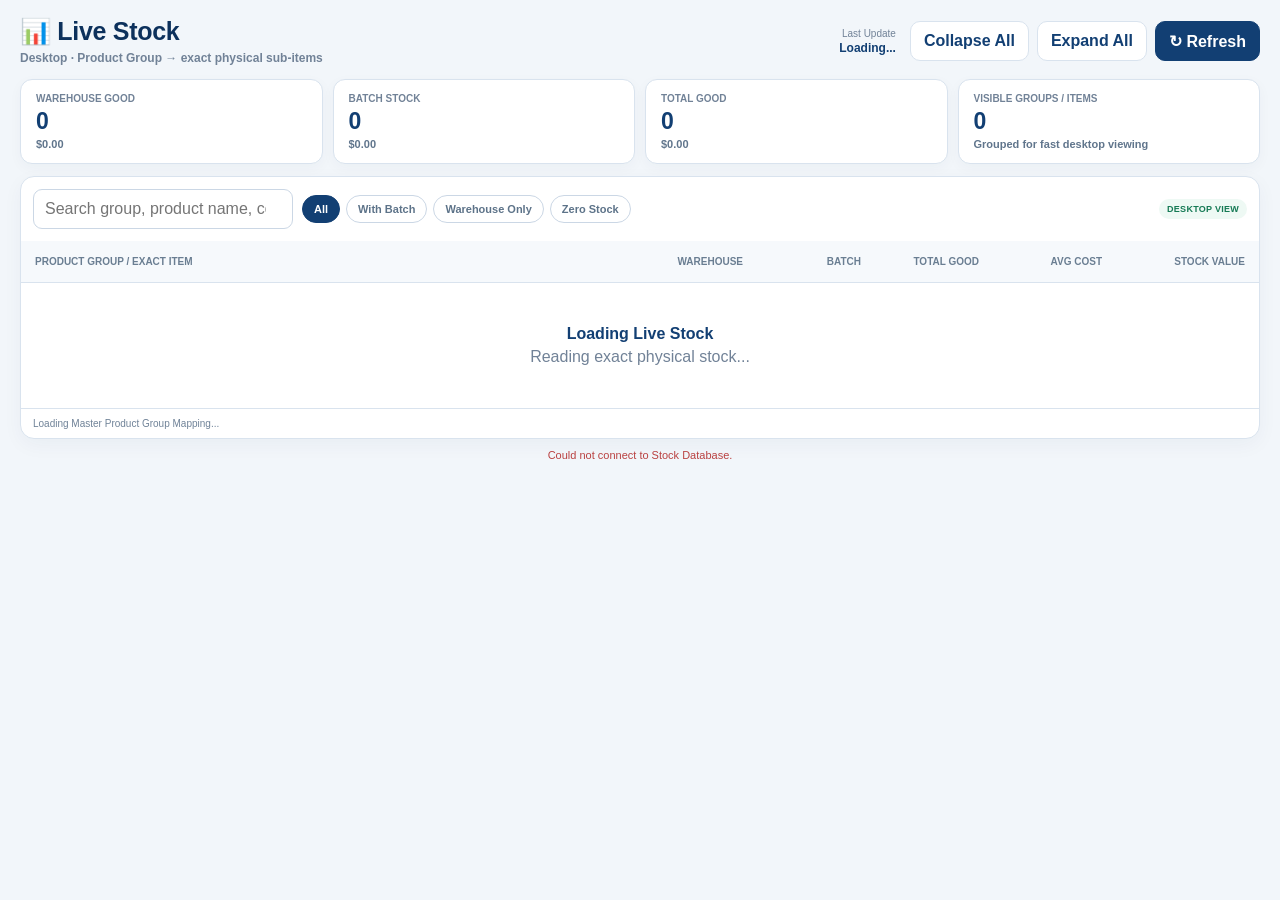
<file: legacy-google-v3.1.html>
<!doctype html>
<html lang="en">
<head>
<meta charset="utf-8">
<meta name="viewport" content="width=device-width,initial-scale=1">
<title>BIG BROTHER — Stock Report Desktop V3.1 Cache First</title>
<style>
*{box-sizing:border-box}
:root{
  --navy:#123f73;
  --navy-2:#0d315c;
  --blue:#2368bd;
  --blue-soft:#edf5ff;
  --green:#167a55;
  --green-soft:#eef9f4;
  --amber:#a96900;
  --amber-soft:#fff7e8;
  --red:#b94141;
  --red-soft:#fff0f0;
  --line:#d9e3ee;
  --line-2:#e9eef4;
  --muted:#718297;
  --text:#22384f;
  --bg:#f2f6fa;
  --white:#fff;
}
html,body{
  margin:0;
  min-height:100%;
  font-family:"Segoe UI",Tahoma,Arial,sans-serif;
  background:var(--bg);
  color:var(--text);
}
body{min-width:1040px}
button,input,select{font:inherit}
button{cursor:pointer}
.page{max-width:1580px;margin:0 auto;padding:18px 20px 28px}
.topbar{
  display:flex;
  align-items:center;
  justify-content:space-between;
  gap:18px;
  margin-bottom:14px;
}
.title-wrap{min-width:0}
.title{
  font-size:25px;
  line-height:1.1;
  color:var(--navy-2);
  font-weight:900;
  letter-spacing:-.3px;
}
.subtitle{
  margin-top:5px;
  font-size:12px;
  color:var(--muted);
  font-weight:600;
}
.top-actions{display:flex;align-items:center;gap:8px}
.updated{
  text-align:right;
  font-size:10px;
  color:var(--muted);
  margin-right:6px;
}
.updated strong{
  display:block;
  margin-top:2px;
  font-size:12px;
  color:var(--navy);
}
.icon-btn,.primary-btn,.ghost-btn,.danger-btn{
  border:1px solid var(--line);
  border-radius:10px;
  min-height:40px;
  padding:9px 13px;
  font-weight:800;
  background:#fff;
  color:var(--navy);
}
.primary-btn{background:var(--navy);border-color:var(--navy);color:#fff}
.ghost-btn:hover,.icon-btn:hover{background:#f7faff}
.danger-btn{background:var(--red);border-color:var(--red);color:#fff}
.danger-btn:disabled{opacity:.45;cursor:not-allowed}
.panel{
  background:#fff;
  border:1px solid var(--line);
  border-radius:14px;
  box-shadow:0 6px 20px rgba(24,54,87,.045);
}
.toolbar{
  display:flex;
  align-items:center;
  gap:9px;
  padding:12px;
}
.search{
  height:40px;
  min-width:260px;
  border:1px solid #cbd7e5;
  border-radius:9px;
  outline:none;
  padding:8px 11px;
  background:#fff;
  color:var(--text);
}
.search:focus,select:focus,input:focus{
  border-color:#8fb4de;
  box-shadow:0 0 0 3px #edf5ff;
  outline:none;
}
.select,.date-input{
  height:40px;
  border:1px solid #cbd7e5;
  border-radius:9px;
  background:#fff;
  color:var(--text);
  padding:7px 10px;
}
.chips{display:flex;gap:6px;align-items:center;flex-wrap:wrap}
.chip{
  border:1px solid #cbd7e5;
  background:#fff;
  color:#5d7389;
  border-radius:999px;
  padding:7px 11px;
  font-size:11px;
  font-weight:800;
}
.chip.active{
  background:var(--navy);
  border-color:var(--navy);
  color:#fff;
}
.status{
  margin-top:10px;
  min-height:17px;
  text-align:center;
  font-size:11px;
  color:var(--muted);
}
.status.ok{color:var(--green)}
.status.warn{color:var(--amber)}
.status.error{color:var(--red)}
.empty{
  padding:36px 20px;
  text-align:center;
  color:#8090a1;
  font-size:13px;
}
.pill{
  display:inline-flex;
  align-items:center;
  justify-content:center;
  border-radius:999px;
  padding:5px 8px;
  font-size:9px;
  font-weight:900;
  letter-spacing:.03em;
}
.pill.good{background:var(--green-soft);color:var(--green)}
.pill.warn{background:var(--amber-soft);color:var(--amber)}
.pill.closed{background:#eef2f6;color:#5d7085}
.pill.bad{background:var(--red-soft);color:var(--red)}
.num{font-variant-numeric:tabular-nums}
.loading{
  padding:42px 20px;
  text-align:center;
  color:var(--muted);
}
.loading strong{display:block;color:var(--navy);margin-bottom:5px}

.summary-grid{
  display:grid;
  grid-template-columns:repeat(4,1fr);
  gap:10px;
  margin-bottom:12px;
}
.summary-card{
  background:#fff;
  border:1px solid var(--line);
  border-radius:12px;
  padding:13px 15px;
  box-shadow:0 4px 14px rgba(24,54,87,.035);
}
.summary-card small{
  display:block;
  color:var(--muted);
  font-size:10px;
  font-weight:900;
  text-transform:uppercase;
}
.summary-card strong{
  display:block;
  margin-top:6px;
  font-size:23px;
  line-height:1;
  color:var(--navy);
}
.summary-card span{
  display:block;
  margin-top:5px;
  color:#60758c;
  font-size:11px;
  font-weight:700;
}
.stock-table{overflow:hidden}
.stock-head,.stock-line{
  display:grid;
  grid-template-columns:minmax(360px,1.8fr) 110px 110px 110px 115px 135px;
  align-items:center;
  gap:8px;
}
.stock-head{
  min-height:42px;
  padding:0 14px;
  background:#f6f9fc;
  border-bottom:1px solid var(--line);
  color:#6a7e92;
  font-size:10px;
  font-weight:900;
  text-transform:uppercase;
}
.stock-head>div:not(:first-child){text-align:right}
.stock-line{
  min-height:54px;
  padding:7px 14px;
  border-bottom:1px solid var(--line-2);
}
.stock-line:last-child{border-bottom:0}
.stock-line.group{
  background:#fbfdff;
  cursor:pointer;
}
.stock-line.group:hover{background:#f3f8ff}
.stock-line.child{
  background:#fff;
  padding-left:44px;
}
.stock-line.exact{
  background:#fff;
}
.product-cell{min-width:0}
.product-main{
  display:flex;
  align-items:center;
  gap:9px;
  min-width:0;
}
.chev{
  width:22px;height:22px;
  display:flex;align-items:center;justify-content:center;
  border-radius:6px;
  color:var(--navy);
  background:#edf4fb;
  font-size:11px;
  flex:0 0 22px;
}
.product-name{
  min-width:0;
  color:var(--navy-2);
  font-size:13px;
  font-weight:900;
  white-space:nowrap;
  overflow:hidden;
  text-overflow:ellipsis;
}
.stock-line.child .product-name{font-size:12px;font-weight:800;color:#37536f}
.product-sub{
  margin-top:3px;
  margin-left:31px;
  color:#7b8c9e;
  font-size:10px;
  white-space:nowrap;
  overflow:hidden;
  text-overflow:ellipsis;
}
.stock-line.child .product-sub{margin-left:0}
.stock-num{
  text-align:right;
  font-size:14px;
  font-weight:900;
  color:#405a72;
}
.stock-num.wh{color:var(--blue)}
.stock-num.batch{color:var(--amber)}
.stock-num.total{color:var(--green)}
.value-num{text-align:right;font-size:12px;font-weight:800;color:#425b74}
.batch-link{
  border:0;
  background:transparent;
  padding:4px 0;
  color:var(--amber);
  font-weight:900;
  text-align:right;
}
.child-batch-detail{
  grid-column:1/-1;
  margin:4px 0 2px;
  padding:9px 12px;
  border:1px dashed #d7e2ed;
  border-radius:9px;
  background:#fafcff;
}
.batch-detail-line{
  display:grid;
  grid-template-columns:130px 1fr 1fr 100px;
  gap:12px;
  align-items:center;
  padding:6px 0;
  border-bottom:1px solid #edf1f5;
  font-size:10px;
}
.batch-detail-line:last-child{border-bottom:0}
.batch-detail-line strong{color:var(--navy)}
.batch-detail-line .right{text-align:right;font-weight:900;color:var(--amber)}
.group-tools{margin-left:auto;display:flex;gap:6px}
.mapping-note{
  padding:9px 12px;
  border-top:1px solid var(--line);
  color:#708398;
  font-size:10px;
}
.mapping-note.warn{color:var(--amber);background:var(--amber-soft)}
</style>
</head>
<body>
<div class="page">
  <div class="topbar">
    <div class="title-wrap">
      <div class="title">📊 Live Stock</div>
      <div class="subtitle">Desktop · Product Group → exact physical sub-items</div>
    </div>
    <div class="top-actions">
      <div class="updated">Last Update<strong id="lastUpdate">Loading...</strong></div>
      <button class="ghost-btn" id="collapseBtn" type="button">Collapse All</button>
      <button class="ghost-btn" id="expandBtn" type="button">Expand All</button>
      <button class="primary-btn" id="refreshBtn" type="button">↻ Refresh</button>
    </div>
  </div>

  <div class="summary-grid">
    <div class="summary-card"><small>Warehouse Good</small><strong id="sumWH">0</strong><span id="sumWHValue">$0.00</span></div>
    <div class="summary-card"><small>Batch Stock</small><strong id="sumBatch">0</strong><span id="sumBatchValue">$0.00</span></div>
    <div class="summary-card"><small>Total Good</small><strong id="sumTotal">0</strong><span id="sumTotalValue">$0.00</span></div>
    <div class="summary-card"><small>Visible Groups / Items</small><strong id="sumVisible">0</strong><span>Grouped for fast desktop viewing</span></div>
  </div>

  <div class="panel">
    <div class="toolbar">
      <input id="searchInput" class="search" type="search" autocomplete="off" placeholder="Search group, product name, code or barcode">
      <div class="chips">
        <button class="chip active" data-filter="all" type="button">All</button>
        <button class="chip" data-filter="batch" type="button">With Batch</button>
        <button class="chip" data-filter="warehouse" type="button">Warehouse Only</button>
        <button class="chip" data-filter="zero" type="button">Zero Stock</button>
      </div>
      <div class="group-tools">
        <span class="pill good">DESKTOP VIEW</span>
      </div>
    </div>

    <div class="stock-table">
      <div class="stock-head">
        <div>Product Group / Exact Item</div>
        <div>Warehouse</div>
        <div>Batch</div>
        <div>Total Good</div>
        <div>Avg Cost</div>
        <div>Stock Value</div>
      </div>
      <div id="rows"><div class="loading"><strong>Loading Live Stock</strong>Reading exact physical stock...</div></div>
      <div id="mappingNote" class="mapping-note">Loading Master Product Group Mapping...</div>
    </div>
  </div>
  <div id="status" class="status">Loading saved report...</div>
</div>

<script>

const STOCK_DATABASE_API_URL="https://script.google.com/macros/s/AKfycbyVDVD72ed4zCxK32Rkx-kHZLgyG6aZwdnSmFH4S47RjVmm_C9b9v7xfpkCkgO1XVo3/exec";
const REQUEST_TIMEOUT_MS=30000;
const $=id=>document.getElementById(id);
const esc=value=>String(value==null?"":value).replace(/[&<>"']/g,c=>({"&":"&amp;","<":"&lt;",">":"&gt;",'"':"&quot;","'":"&#39;"})[c]);
const qty=value=>Number(value||0).toLocaleString("en-US",{maximumFractionDigits:2});
const money=value=>"$"+Number(value||0).toLocaleString("en-US",{minimumFractionDigits:2,maximumFractionDigits:2});

function parseDateParts(value){
  const text=String(value||"").trim();
  const m=text.match(/^(\d{4})-(\d{2})-(\d{2})(?:[ T](\d{2}):(\d{2})(?::(\d{2}))?)?$/);
  if(!m)return null;
  return {year:+m[1],month:+m[2],day:+m[3],hour:+(m[4]||0),minute:+(m[5]||0)};
}
function formatVisibleDateTime(value){
  const p=parseDateParts(value);
  if(!p)return String(value||"-");
  const months=["Jan","Feb","Mar","Apr","May","Jun","Jul","Aug","Sep","Oct","Nov","Dec"];
  const date=String(p.day).padStart(2,"0")+"-"+months[p.month-1]+"-"+p.year;
  return String(value||"").includes(":")
    ? date+" · "+String(p.hour).padStart(2,"0")+":"+String(p.minute).padStart(2,"0")
    : date;
}
function setStatus(message,type=""){
  const el=$("status");
  if(!el)return;
  el.textContent=message||"";
  el.className="status"+(type?" "+type:"");
}
function jsonpRequest(action,params={},timeoutMs=REQUEST_TIMEOUT_MS){
  return new Promise((resolve,reject)=>{
    const callback="bbStockDesktop_"+Date.now()+"_"+Math.random().toString(36).slice(2);
    const script=document.createElement("script");
    let done=false;
    function cleanup(){
      if(done)return;
      done=true;
      try{delete window[callback]}catch(_){
        window[callback]=undefined;
      }
      script.remove();
    }
    window[callback]=data=>{cleanup();resolve(data)};
    script.onerror=()=>{cleanup();reject(new Error("Could not connect to Stock Database."))};
    const query=new URLSearchParams({action,callback,t:String(Date.now()),...Object.fromEntries(Object.entries(params).map(([k,v])=>[k,String(v??"")]))});
    script.src=STOCK_DATABASE_API_URL+"?"+query.toString();
    document.body.appendChild(script);
    setTimeout(()=>{
      if(!done){
        cleanup();
        reject(new Error("Stock Database request timed out."));
      }
    },timeoutMs);
  });
}


const CACHE_KEY="bb_stock_report_desktop_v30";
const CACHE_MAX_AGE=24*60*60*1000;
const SMART_SYNC_MS=30000;

let report=null;
let filter="all";
let openGroups=new Set();
let openBatchRows=new Set();
let revision="0";
let syncBusy=false;
let timer=null;

function readCache(){
  try{
    const parsed=JSON.parse(localStorage.getItem(CACHE_KEY)||"null");
    if(!parsed || !parsed.savedAt || Date.now()-parsed.savedAt>CACHE_MAX_AGE)return null;
    return parsed.data||null;
  }catch(_){return null}
}
function saveCache(data){
  try{localStorage.setItem(CACHE_KEY,JSON.stringify({savedAt:Date.now(),data}))}catch(_){}
}

function displayData(){
  const grouped=report?.groupedLive || null;
  if(grouped){
    return {
      mappingValid:grouped.mappingValid!==false,
      warnings:grouped.warnings||[],
      errors:grouped.errors||[],
      groups:Array.isArray(grouped.groups)?grouped.groups:[],
      exact:Array.isArray(grouped.exactProducts)?grouped.exactProducts:[]
    };
  }
  return {mappingValid:false,warnings:[],errors:["Stock Database is using an older report format."],groups:[],exact:Array.isArray(report?.products)?report.products:[]};
}

function matchesFilter(item){
  if(filter==="batch")return Number(item.batchPending||0)>0;
  if(filter==="warehouse")return Number(item.warehouseGood||0)>0 && Number(item.batchPending||0)===0;
  if(filter==="zero")return Number(item.totalGood||0)===0;
  return true;
}

function searchText(){
  return String($("searchInput").value||"").trim().toLowerCase();
}

function groupMatches(group,q){
  if(!matchesFilter(group))return false;
  if(!q)return true;
  const groupHit=[
    group.groupName,group.groupCode,group.unit
  ].join(" ").toLowerCase().includes(q);
  const memberHit=(group.members||[]).some(m=>[
    m.productName,m.productCode,m.barcode,m.category,m.unit
  ].join(" ").toLowerCase().includes(q));
  return groupHit||memberHit;
}

function exactMatches(item,q){
  if(!matchesFilter(item))return false;
  if(!q)return true;
  return [item.productName,item.productCode,item.barcode,item.category,item.unit]
    .join(" ").toLowerCase().includes(q);
}

function batchDetailHtml(item,key){
  if(!openBatchRows.has(key))return "";
  const batches=(item.batches||[]).filter(b=>Number(b.pendingQty||0)>0);
  if(!batches.length)return "";
  return `<div class="child-batch-detail">
    ${batches.map(b=>`<div class="batch-detail-line">
      <strong>${esc(b.batchId||"-")}</strong>
      <span>${esc(b.salesmanName||"-")}</span>
      <span>${esc(b.locationName||b.locationCode||"-")}</span>
      <span class="right">${qty(b.pendingQty)}</span>
    </div>`).join("")}
  </div>`;
}

function childRowHtml(member,groupCode){
  const key=groupCode+"::"+member.productCode;
  const hasBatch=Number(member.batchPending||0)>0;
  return `<div class="stock-line child">
    <div class="product-cell">
      <div class="product-name">${esc(member.productName||member.productCode||"-")}</div>
      <div class="product-sub">${esc(member.productCode||"")}${member.unit?" · "+esc(member.unit):""}</div>
    </div>
    <div class="stock-num wh">${qty(member.warehouseGood)}</div>
    <button class="batch-link" ${hasBatch?"":"disabled"} type="button" onclick="toggleBatchRow('${esc(key)}')">${qty(member.batchPending)}${hasBatch?" ▾":""}</button>
    <div class="stock-num total">${qty(member.totalGood)}</div>
    <div class="value-num">${money(member.averageCost)}</div>
    <div class="value-num">${money(member.totalValue)}</div>
    ${batchDetailHtml(member,key)}
  </div>`;
}

function groupRowHtml(group,q){
  const forced=!!q && (group.members||[]).some(m=>[
    m.productName,m.productCode,m.barcode,m.category,m.unit
  ].join(" ").toLowerCase().includes(q));
  const open=openGroups.has(group.groupCode)||forced;
  return `<div>
    <div class="stock-line group" onclick="toggleGroup('${esc(group.groupCode)}')">
      <div class="product-cell">
        <div class="product-main">
          <span class="chev">${open?"▼":"▶"}</span>
          <div class="product-name">${esc(group.groupName||group.groupCode||"-")}</div>
        </div>
        <div class="product-sub">${esc(group.groupCode||"")} · ${Number(group.memberCount||0)} sub-item${Number(group.memberCount||0)===1?"":"s"}${group.unit?" · "+esc(group.unit):""}</div>
      </div>
      <div class="stock-num wh">${qty(group.warehouseGood)}</div>
      <div class="stock-num batch">${qty(group.batchPending)}</div>
      <div class="stock-num total">${qty(group.totalGood)}</div>
      <div class="value-num">${money(group.averageCost)}</div>
      <div class="value-num">${money(group.totalValue)}</div>
    </div>
    ${open?(group.members||[]).map(m=>childRowHtml(m,group.groupCode)).join(""):""}
  </div>`;
}

function exactRowHtml(item){
  const key="EXACT::"+(item.productCode||item.productName);
  const hasBatch=Number(item.batchPending||0)>0;
  return `<div class="stock-line exact">
    <div class="product-cell">
      <div class="product-name">${esc(item.productName||item.productCode||"-")}</div>
      <div class="product-sub">EXACT ITEM · ${esc(item.productCode||"")}${item.unit?" · "+esc(item.unit):""}</div>
    </div>
    <div class="stock-num wh">${qty(item.warehouseGood)}</div>
    <button class="batch-link" ${hasBatch?"":"disabled"} type="button" onclick="toggleBatchRow('${esc(key)}')">${qty(item.batchPending)}${hasBatch?" ▾":""}</button>
    <div class="stock-num total">${qty(item.totalGood)}</div>
    <div class="value-num">${money(item.averageCost)}</div>
    <div class="value-num">${money(item.totalValue)}</div>
    ${batchDetailHtml(item,key)}
  </div>`;
}

function render(){
  if(!report)return;
  const d=displayData();
  const q=searchText();
  const groups=d.groups.filter(g=>groupMatches(g,q));
  const exact=d.exact.filter(x=>exactMatches(x,q));
  $("sumVisible").textContent=String(groups.length+exact.length);

  const totals=report.totals||{};
  $("sumWH").textContent=qty(totals.warehouseQty);
  $("sumBatch").textContent=qty(totals.batchQty);
  $("sumTotal").textContent=qty(totals.totalGoodQty);
  $("sumWHValue").textContent=money(totals.warehouseValue);
  $("sumBatchValue").textContent=money(totals.batchValue);
  $("sumTotalValue").textContent=money(totals.totalGoodValue);
  $("lastUpdate").textContent=formatVisibleDateTime(report.lastUpdate||report.generatedAt||"");

  let html=groups.map(g=>groupRowHtml(g,q)).join("")+exact.map(exactRowHtml).join("");
  $("rows").innerHTML=html||'<div class="empty">No stock matches this view.</div>';

  const note=$("mappingNote");
  if(d.mappingValid){
    note.className="mapping-note";
    note.textContent="Live Stock is grouped by Master Product Group Mapping. Exact database stock remains unchanged.";
  }else{
    note.className="mapping-note warn";
    note.textContent="Product Group Mapping has an issue, so exact products are shown without grouping. "+(d.errors[0]||"");
  }
}

function toggleGroup(code){
  if(openGroups.has(code))openGroups.delete(code);else openGroups.add(code);
  render();
}
window.toggleGroup=toggleGroup;

function findItemByBatchKey(key){
  const d=displayData();
  if(key.startsWith("EXACT::")){
    const code=key.slice(7);
    return d.exact.find(x=>(x.productCode||x.productName)===code);
  }
  const parts=key.split("::");
  const group=d.groups.find(g=>g.groupCode===parts[0]);
  return (group?.members||[]).find(m=>m.productCode===parts[1]);
}

function toggleBatchRow(key){
  if(openBatchRows.has(key))openBatchRows.delete(key);else openBatchRows.add(key);
  render();
}
window.toggleBatchRow=toggleBatchRow;

async function loadReport(options={}){
  if(syncBusy)return;
  syncBusy=true;
  const quiet=!!options.quiet;
  if(!quiet)setStatus("Refreshing Live Stock...","warn");
  try{
    const data=await jsonpRequest("stockReportFast",{forceSync:options.forceSync?"1":"0"},30000);
    if(!data||data.success!==true)throw new Error(data?.error||"Could not load Live Stock.");
    report=data;
    revision=String(data.revision||"0");
    saveCache(data);
    render();
    setStatus("Live Stock ready · grouped view is display-only; exact stock remains the source of truth.","ok");
  }catch(error){
    setStatus(error?.message||"Could not load Live Stock.","error");
  }finally{
    syncBusy=false;
  }
}

async function smartCheck(){
  if(syncBusy)return;
  try{
    const data=await jsonpRequest("revision",{},10000);
    const next=String(data?.revision||data?.value||"0");
    if(next && next!==revision)await loadReport({quiet:true,forceSync:false});
  }catch(_){}
}

document.querySelectorAll("[data-filter]").forEach(btn=>btn.addEventListener("click",()=>{
  document.querySelectorAll("[data-filter]").forEach(x=>x.classList.remove("active"));
  btn.classList.add("active");
  filter=btn.dataset.filter;
  render();
}));
$("searchInput").addEventListener("input",render);
$("refreshBtn").addEventListener("click",()=>loadReport({forceSync:true}));
$("expandBtn").addEventListener("click",()=>{
  const d=displayData(); d.groups.forEach(g=>openGroups.add(g.groupCode)); render();
});
$("collapseBtn").addEventListener("click",()=>{openGroups.clear();openBatchRows.clear();render();});

const cached=readCache();

if(cached){
  /*
   * V3.1 CACHE-FIRST:
   * Show saved Live Stock immediately.
   * Then make only a tiny revision check.
   * Full Stock Activity is fetched only when revision changed
   * or accountant presses Refresh.
   */
  report=cached;
  revision=String(cached.revision||"0");
  render();
  setStatus(
    "Saved Live Stock ready · light Smart Sync active.",
    "ok"
  );

  setTimeout(
    smartCheck,
    250
  );
}else{
  loadReport({
    quiet:false,
    forceSync:false
  });
}

timer=setInterval(
  smartCheck,
  SMART_SYNC_MS
);
</script>
</body>
</html>
</file>
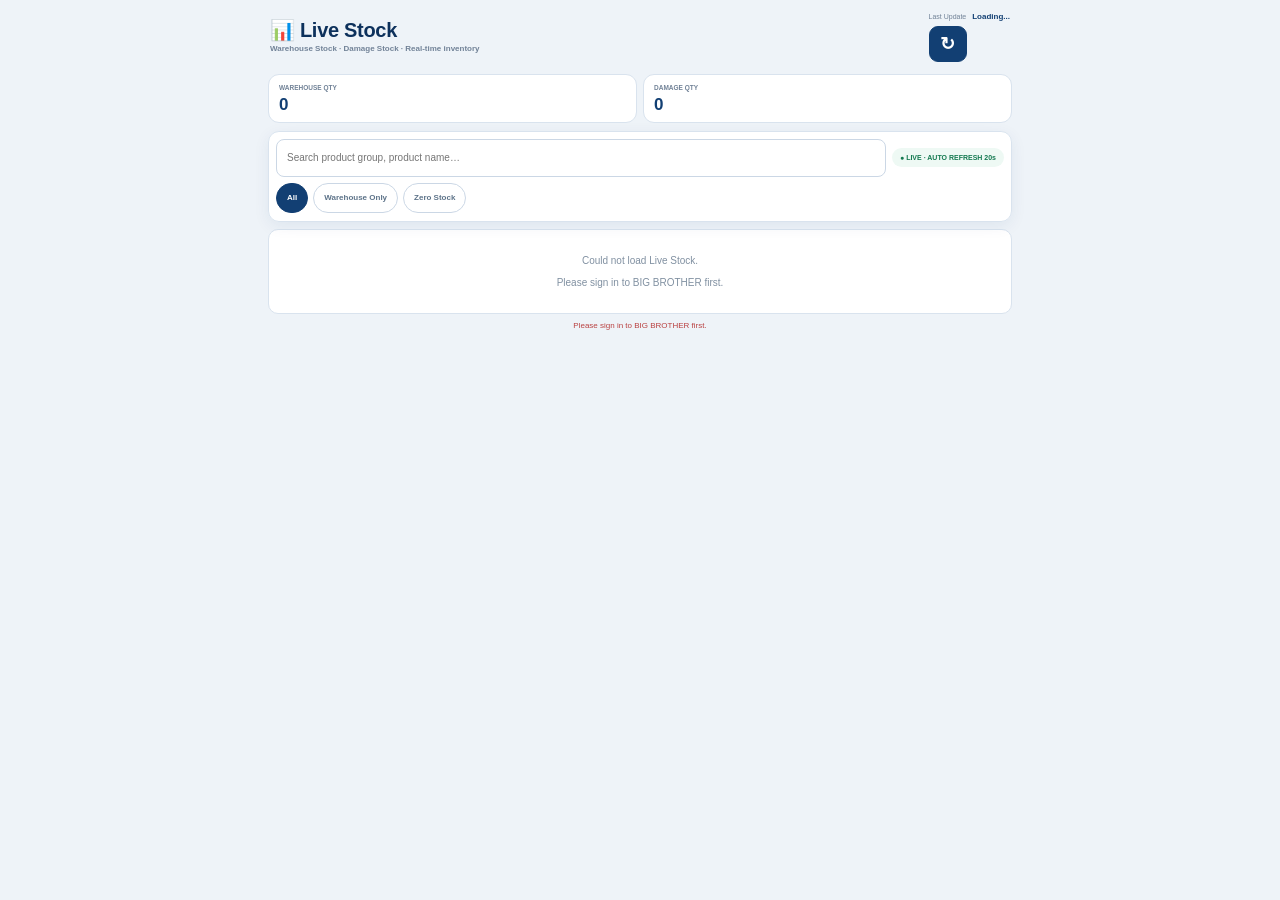
<file: mobile.html>
<!doctype html>
<html lang="en">
<head>
<meta charset="utf-8">
<meta name="viewport" content="width=device-width,initial-scale=1,viewport-fit=cover">
<title>BIG BROTHER — Live Stock Mobile</title>
<style>
html,body{margin:0;min-height:100%;background:#eef3f8;font-family:Arial,sans-serif}
.bb-loader{min-height:100vh;display:flex;align-items:center;justify-content:center;padding:20px}
.bb-loader-card{width:min(420px,100%);padding:20px;border:1px solid #d8e3ef;border-radius:14px;background:#fff;box-shadow:0 10px 32px rgba(23,63,119,.10);color:#173f77;font-weight:900;text-align:center}
.bb-loader-card span{display:block;margin-top:7px;color:#6d7f93;font-size:11px;font-weight:700}
</style>
</head>
<body>
<div class="bb-loader"><div class="bb-loader-card">Loading Live Stock…<span>Existing Live Stock engine · Mobile responsive workspace</span></div></div>
<script>
(async function(){
'use strict';

const MOBILE_STYLE=String.raw`
:root{--bb-navy:#123f73;--bb-blue:#2368bd;--bb-purple:#7450b5;--bb-amber:#a96900;--bb-green:#157a51;--bb-red:#b94141;--bb-line:#d9e3ee;--bb-soft:#f7f9fc;--bb-muted:#718297}
html,body{width:100%!important;min-width:0!important;max-width:100%!important;overflow-x:hidden!important;background:#eef3f8!important}
body{min-width:0!important}
.page{width:100%!important;max-width:760px!important;margin:0 auto!important;padding:8px 8px calc(18px + env(safe-area-inset-bottom))!important}
body.embed .page{padding-top:6px!important}
.topbar{display:grid!important;grid-template-columns:minmax(0,1fr) auto!important;gap:8px!important;align-items:center!important;margin-bottom:8px!important;padding:4px 2px!important}
.title{font-size:20px!important;line-height:1.1!important;white-space:nowrap!important}
.subtitle{margin-top:3px!important;font-size:8px!important;line-height:1.3!important}
.top-actions{display:grid!important;grid-template-columns:auto auto!important;gap:5px!important;align-items:center!important}
.updated{grid-column:1/-1!important;margin:0!important;text-align:right!important;font-size:7px!important}
.updated strong{display:inline!important;margin-left:4px!important;font-size:8px!important}
#collapseBtn,#expandBtn{display:none!important}
#refreshBtn{min-width:38px!important;min-height:36px!important;padding:0 9px!important;border-radius:9px!important;font-size:0!important}
#refreshBtn::after{content:'↻';font-size:18px!important}
.summary-grid{grid-template-columns:repeat(2,minmax(0,1fr))!important;gap:6px!important;margin-bottom:8px!important}
.summary-card{min-width:0!important;padding:9px 10px!important;border-radius:11px!important;box-shadow:none!important}
.summary-card small{font-size:6.5px!important;line-height:1.2!important;white-space:nowrap!important;overflow:hidden!important;text-overflow:ellipsis!important}
.summary-card strong{margin-top:4px!important;font-size:17px!important}
.summary-card span{margin-top:3px!important;font-size:7px!important;white-space:nowrap!important;overflow:hidden!important;text-overflow:ellipsis!important}
.panel{border-radius:12px!important;box-shadow:none!important;overflow:visible!important;background:transparent!important;border:0!important}
.toolbar{position:sticky!important;top:0!important;z-index:40!important;display:grid!important;grid-template-columns:1fr auto!important;gap:6px!important;padding:7px!important;border:1px solid var(--bb-line)!important;border-radius:11px!important;background:rgba(255,255,255,.97)!important;box-shadow:0 4px 16px rgba(18,63,115,.07)!important;backdrop-filter:blur(9px)}
.search{grid-column:1/2!important;width:100%!important;min-width:0!important;height:38px!important;padding:7px 10px!important;border-radius:8px!important;font-size:10px!important}
.chips{grid-column:1/-1!important;display:flex!important;gap:5px!important;overflow-x:auto!important;flex-wrap:nowrap!important;padding-bottom:1px!important;scrollbar-width:none!important}
.chips::-webkit-scrollbar{display:none!important}
.chip{flex:0 0 auto!important;min-height:30px!important;padding:6px 10px!important;font-size:8px!important;white-space:nowrap!important}
.spacer{display:none!important}
.live-pill{grid-column:2/3!important;grid-row:1!important;align-self:center!important;padding:6px 8px!important;font-size:7px!important;white-space:nowrap!important}
.stock-table{overflow:visible!important;margin-top:7px!important}
.stock-head{display:none!important}
#rows{display:block!important}
.stock-line{display:grid!important;grid-template-columns:repeat(4,minmax(0,1fr))!important;gap:0!important;min-width:0!important;width:100%!important;min-height:0!important;margin:0 0 6px!important;padding:0!important;border:1px solid var(--bb-line)!important;border-radius:11px!important;background:#fff!important;overflow:hidden!important;box-shadow:none!important}
.stock-line.group{background:#fbfdff!important;cursor:pointer!important}
.stock-line.child{width:calc(100% - 18px)!important;margin-left:18px!important;border-left:3px solid #cbdcef!important;background:#fcfdff!important}
.stock-line.exact{background:#fff!important}
.product-cell{grid-column:1/-1!important;min-width:0!important;padding:8px 9px 7px!important;border-bottom:1px solid #e9eef4!important}
.product-main{gap:7px!important}
.chev{width:24px!important;height:24px!important;flex:0 0 24px!important;border-radius:7px!important;font-size:11px!important}
.product-name{font-size:11px!important;line-height:1.25!important;white-space:normal!important;overflow:visible!important;text-overflow:clip!important}
.stock-line.child .product-name{font-size:10px!important}
.product-sub{margin-top:3px!important;margin-left:31px!important;font-size:7px!important;white-space:normal!important;line-height:1.25!important}
.stock-line.child .product-sub{margin-left:0!important}
.zero-badge{margin-left:4px!important;padding:2px 5px!important;font-size:6px!important;vertical-align:middle!important}
.stock-num,.value-num{position:relative!important;display:flex!important;flex-direction:column!important;align-items:center!important;justify-content:center!important;min-width:0!important;min-height:47px!important;padding:16px 3px 4px!important;border-right:1px solid #edf1f5!important;border-bottom:1px solid #edf1f5!important;text-align:center!important;font-size:10px!important;line-height:1.1!important;white-space:nowrap!important;overflow:hidden!important;text-overflow:ellipsis!important}
.stock-line>div:nth-child(5),.stock-line>div:nth-child(9){border-right:0!important}
.stock-line>div:nth-child(n+6){border-bottom:0!important}
.stock-num::before,.value-num::before{position:absolute!important;top:5px!important;left:2px!important;right:2px!important;color:#77899c!important;font-size:5.7px!important;font-weight:900!important;line-height:1.05!important;text-transform:uppercase!important;white-space:nowrap!important;overflow:hidden!important;text-overflow:ellipsis!important}
.stock-line>div:nth-child(2)::before{content:'Purchased WH'}
.stock-line>div:nth-child(3)::before{content:'Zero-Cost WH'}
.stock-line>div:nth-child(4)::before{content:'Purchased Batch'}
.stock-line>div:nth-child(5)::before{content:'Zero-Cost Batch'}
.stock-line>div:nth-child(6)::before{content:'Total Good'}
.stock-line>div:nth-child(7)::before{content:'Damaged'}
.stock-line>div:nth-child(8)::before{content:'Avg Cost'}
.stock-line>div:nth-child(9)::before{content:'Total Value'}
.stock-num.purchased{color:var(--bb-blue)!important}.stock-num.zero-cost{color:var(--bb-purple)!important}.stock-num.batch{color:var(--bb-amber)!important}.stock-num.total{color:var(--bb-green)!important}.stock-num.damage{color:var(--bb-red)!important}.value-num{color:#425b74!important;font-size:9px!important}
/* MOBILE SIMPLE LIVE STOCK: Product | Warehouse QTY | Damage QTY */
.stock-line{grid-template-columns:minmax(0,1fr) 78px 70px!important;align-items:stretch!important}
.product-cell{grid-column:auto!important;display:flex!important;flex-direction:column!important;justify-content:center!important;padding:7px 8px!important;border-bottom:0!important;border-right:1px solid #edf1f5!important}
.product-main{min-width:0!important}
.product-name{font-size:10px!important;line-height:1.2!important;white-space:nowrap!important;overflow:hidden!important;text-overflow:ellipsis!important}
.product-sub{margin-top:2px!important;margin-left:31px!important;font-size:6.5px!important;white-space:nowrap!important;overflow:hidden!important;text-overflow:ellipsis!important}
.stock-line.child .product-sub{margin-left:0!important}
.stock-num,.value-num{min-height:48px!important;padding:15px 3px 3px!important;border-right:1px solid #edf1f5!important;border-bottom:0!important;font-size:10px!important}
.stock-line>div:nth-child(3){border-right:0!important}
.stock-line>div:nth-child(2)::before{content:'Warehouse QTY'!important}
.stock-line>div:nth-child(3)::before{content:'Damage QTY'!important}
.stock-num.warehouse-total{color:var(--bb-blue)!important}
.zero-badge{display:none!important}
.summary-grid .summary-card:nth-child(n+3){display:none!important}
.summary-grid .summary-card>span{display:none!important}
.chip[data-filter="zeroCost"],.chip[data-filter="batch"]{display:none!important}
@media(max-width:390px){.stock-line{grid-template-columns:minmax(0,1fr) 72px 64px!important}}
.empty,.loading{padding:25px 12px!important;border:1px solid var(--bb-line)!important;border-radius:10px!important;background:#fff!important;font-size:10px!important}
.legend{display:none!important}
.status{margin:7px 0 0!important;font-size:8px!important;line-height:1.35!important}
@media(max-width:390px){.page{padding-left:5px!important;padding-right:5px!important}.stock-line{grid-template-columns:minmax(0,1fr) 72px 64px!important}.stock-num,.value-num{font-size:9px!important}.stock-num::before,.value-num::before{font-size:5.2px!important}.summary-card strong{font-size:15px!important}}
@media(max-width:345px){.title{font-size:18px!important}.subtitle{display:none!important}.summary-card{padding:8px!important}.chip{padding:6px 8px!important}}
`;

const MOBILE_PATCH=String.raw`
(function(){
'use strict';
document.body.classList.add('bb-live-stock-mobile');
const refresh=document.getElementById('refreshBtn');
if(refresh){refresh.title='Refresh Live Stock';refresh.setAttribute('aria-label','Refresh Live Stock')}
const input=document.getElementById('searchInput');
if(input)input.placeholder='Search product group, product name…';

function bbSimpleSummarySetup(){
  const cards=[...document.querySelectorAll('.summary-grid .summary-card')];
  if(cards[0]){
    const label=cards[0].querySelector('small');
    if(label)label.textContent='Warehouse QTY';
  }
  if(cards[1]){
    const label=cards[1].querySelector('small');
    if(label)label.textContent='Damage QTY';
    cards[1].classList.remove('zero');
  }
}
bbSimpleSummarySetup();
const subtitle=document.querySelector('.subtitle');
if(subtitle)subtitle.textContent='Warehouse Stock · Damage Stock · Real-time inventory';

try{
  window.sourceBadge=function(){return '';};
  window.valueHtml=function(item){
    const warehouseQty=Number(purchasedWarehouse(item)||0)+Number(zeroWarehouse(item)||0);
    return '<div class="stock-num warehouse-total">'+qty(warehouseQty)+'</div>'+
           '<div class="stock-num damage">'+qty(item&&item.damaged)+'</div>';
  };
  window.renderSummary=function(){
    const totals=report&&report.totals?report.totals:{};
    const warehouseQty=Number(totals.warehousePurchasedQty??totals.warehouseQty??0)+Number(totals.warehouseZeroCostQty??0);
    const data=groupedData();
    const damagedQty=[...(data.groups||[]),...(data.exact||[])].reduce((sum,item)=>sum+Number(item&&item.damaged||0),0);
    const warehouseEl=document.getElementById('sumWarehousePurchased');
    const damageEl=document.getElementById('sumWarehouseZero');
    if(warehouseEl)warehouseEl.textContent=qty(warehouseQty);
    if(damageEl)damageEl.textContent=qty(damagedQty);
    const updated=document.getElementById('lastUpdate');
    if(updated)updated.textContent=visibleDateTime((report&&report.lastUpdate)||(report&&report.generatedAt));
  };
}catch(error){
  console.error('Mobile Live Stock simple view patch:',error);
}
})();
`;

try{
 const response=await fetch('index.html?v=20260923-defaultorder1',{cache:'default'});
 if(!response.ok)throw new Error('Could not load Live Stock source.');
 let html=await response.text();
 const head=html.toLowerCase().indexOf('</head>');
 if(head<0)throw new Error('Live Stock source is missing </head>.');
 html=html.slice(0,head)+'<style id="bbLiveStockMobileStyle">'+MOBILE_STYLE+'</style>\n'+html.slice(head);
 const body=html.toLowerCase().lastIndexOf('</body>');
 if(body<0)throw new Error('Live Stock source is missing </body>.');
 html=html.slice(0,body)+'<script>'+MOBILE_PATCH.replace(/<\/script/gi,'<\\/script')+'<\/script>\n'+html.slice(body);
 document.open();document.write(html);document.close();
}catch(error){
 document.body.innerHTML='<div class="bb-loader"><div class="bb-loader-card">Could not load Live Stock<span>'+String(error&&error.message||error)+'</span></div></div>';
}
})();
</script>
</body>
</html>
</file>
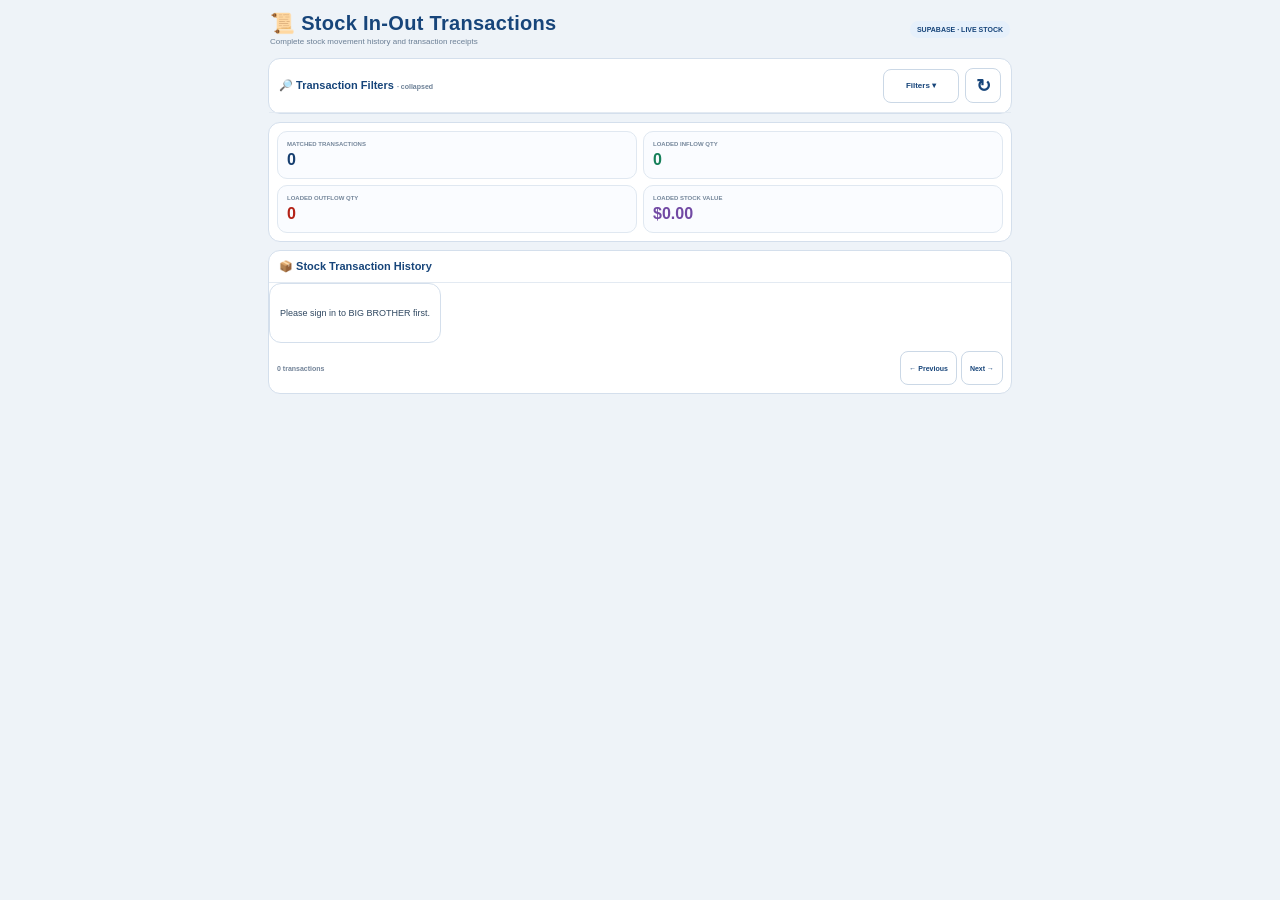
<file: transactions-mobile.html>
<!doctype html>
<html lang="en">
<head>
<meta charset="utf-8">
<meta name="viewport" content="width=device-width,initial-scale=1,viewport-fit=cover">
<title>BIG BROTHER — Stock In-Out Transactions Mobile</title>
<style>
html,body{margin:0;min-height:100%;background:#eef3f8;font-family:Arial,sans-serif}
.bb-loader{min-height:100vh;display:flex;align-items:center;justify-content:center;padding:20px}
.bb-loader-card{width:min(420px,100%);padding:20px;border:1px solid #d8e3ef;border-radius:14px;background:#fff;box-shadow:0 10px 32px rgba(23,63,119,.10);color:#173f77;font-weight:900;text-align:center}.bb-loader-card span{display:block;margin-top:7px;color:#6d7f93;font-size:11px;font-weight:700}
</style>
</head>
<body>
<div class="bb-loader"><div class="bb-loader-card">Loading Stock Transactions…<span>Existing transaction engine · Mobile workspace</span></div></div>
<script>
(async function(){
'use strict';
const MOBILE_STYLE=String.raw`
:root{--bb-navy:#17457a;--bb-blue:#2f6fed;--bb-green:#16805a;--bb-red:#b42318;--bb-amber:#9a6200;--bb-purple:#7149a4;--bb-line:#d4dfec;--bb-muted:#6b7f95;--bb-bg:#eef3f8}
html,body{width:100%!important;max-width:100%!important;min-width:0!important;overflow-x:hidden!important;background:var(--bb-bg)!important}
body{padding:0 0 calc(16px + env(safe-area-inset-bottom))!important;min-width:0!important}.page{width:100%!important;max-width:760px!important;margin:0 auto!important;padding:8px!important}
.header{display:grid!important;grid-template-columns:minmax(0,1fr) auto!important;align-items:center!important;gap:8px!important;margin:0 0 8px!important;padding:4px 2px!important}.brand h1{font-size:20px!important;line-height:1.1!important}.brand p{margin-top:3px!important;font-size:8px!important}.system-badge{padding:5px 7px!important;font-size:7px!important}
.card{margin-bottom:8px!important;border-radius:12px!important;box-shadow:none!important}.card-head{padding:9px 10px!important}.card-title{font-size:11px!important}.card-body{padding:8px!important}#refreshBtn{width:36px!important;min-width:36px!important;height:34px!important;padding:0!important;font-size:0!important}#refreshBtn::after{content:'↻';font-size:18px}
.bb-filter-card .card-head{display:grid!important;grid-template-columns:minmax(0,1fr) auto auto!important;align-items:center!important;gap:6px!important}.bb-filter-toggle{min-width:76px!important;height:34px!important;border:1px solid #cbd8e6!important;border-radius:8px!important;background:#fff!important;color:var(--bb-navy)!important;font-size:8px!important;font-weight:900!important}.bb-filter-card.bb-collapsed .card-body{display:none!important}.bb-filter-card .card-title::after{content:' · expanded';font-size:7px;color:var(--bb-muted);font-weight:700}.bb-filter-card.bb-collapsed .card-title::after{content:' · collapsed'}
.filters{grid-template-columns:repeat(2,minmax(0,1fr))!important;gap:6px!important}.field{min-width:0!important}.field label{margin-bottom:3px!important;font-size:6px!important}.field input,.field select{min-width:0!important;min-height:36px!important;padding:6px 7px!important;font-size:9px!important;border-radius:8px!important}.field:last-child{grid-column:1/-1!important}.filter-actions{display:grid!important;grid-template-columns:repeat(5,minmax(0,1fr))!important;gap:4px!important;margin-top:7px!important}.filter-actions .btn{min-width:0!important;min-height:34px!important;padding:5px 3px!important;font-size:6.5px!important;white-space:nowrap!important}.status{margin-top:7px!important;padding:7px 8px!important;font-size:8px!important}
.summary-grid{grid-template-columns:repeat(2,minmax(0,1fr))!important;gap:6px!important}.summary-card{padding:9px!important;border-radius:10px!important}.summary-card span{font-size:6px!important}.summary-card strong{margin-top:4px!important;font-size:16px!important}
.card>.table-wrap{overflow:visible!important}.tx-table{display:block!important;width:100%!important;min-width:0!important}.tx-table thead{display:none!important}.tx-table tbody{display:block!important;width:100%!important}.tx-table tbody tr:not(:has(.empty)){position:relative!important;display:grid!important;grid-template-columns:repeat(4,minmax(0,1fr))!important;width:100%!important;margin:0 0 8px!important;padding:0!important;border:1px solid var(--bb-line)!important;border-radius:14px!important;background:#fff!important;overflow:hidden!important;box-shadow:0 3px 12px rgba(23,69,122,.04)!important}.tx-table tbody tr:not(:has(.empty)) td{min-width:0!important;padding:0!important;border:0!important;text-align:left!important}.tx-table tbody tr:not(:has(.empty)) td:nth-child(1){grid-column:1/-1!important;min-height:64px!important;padding:12px 160px 9px 12px!important;border-bottom:1px solid #edf1f5!important;background:#fff!important}.movement-id{font-size:13px!important;color:var(--bb-navy)!important}.tx-table .small{margin-top:4px!important;font-size:7px!important}.tx-table tbody tr:not(:has(.empty)) td:nth-child(3){position:absolute!important;right:82px!important;top:11px!important;padding:0!important;z-index:3!important}.tx-table tbody tr:not(:has(.empty)) td:nth-child(4){position:absolute!important;right:82px!important;top:35px!important;padding:0!important;z-index:3!important}.type-chip,.flow-chip{padding:4px 7px!important;font-size:6.5px!important}.tx-table tbody tr:not(:has(.empty)) td:nth-child(10){position:absolute!important;right:10px!important;top:12px!important;padding:0!important;z-index:4!important}.receipt-btn{width:64px!important;height:38px!important;min-height:38px!important;padding:0!important;border-radius:10px!important;background:#fff!important;border:1px solid #cbd8e6!important;color:var(--bb-navy)!important;font-size:0!important}.receipt-btn::after{content:'View ›';font-size:8px!important;font-weight:900!important}.tx-table tbody tr:not(:has(.empty)) td:nth-child(2),.tx-table tbody tr:not(:has(.empty)) td:nth-child(5),.tx-table tbody tr:not(:has(.empty)) td:nth-child(6),.tx-table tbody tr:not(:has(.empty)) td:nth-child(7){position:relative!important;display:flex!important;flex-direction:column!important;justify-content:flex-end!important;min-height:56px!important;padding:20px 8px 8px!important;border-bottom:1px solid #edf1f5!important;background:#fff!important;font-size:8px!important}.tx-table tbody tr:not(:has(.empty)) td:nth-child(2){grid-column:1/3!important}.tx-table tbody tr:not(:has(.empty)) td:nth-child(5){grid-column:3/5!important}.tx-table tbody tr:not(:has(.empty)) td:nth-child(6){grid-column:1/3!important}.tx-table tbody tr:not(:has(.empty)) td:nth-child(7){grid-column:3/5!important}.tx-table tbody tr:not(:has(.empty)) td:nth-child(2)::before,.tx-table tbody tr:not(:has(.empty)) td:nth-child(5)::before,.tx-table tbody tr:not(:has(.empty)) td:nth-child(6)::before,.tx-table tbody tr:not(:has(.empty)) td:nth-child(7)::before{position:absolute;top:7px;left:8px;color:var(--bb-muted);font-size:5.8px;font-weight:900;text-transform:uppercase}.tx-table tbody tr:not(:has(.empty)) td:nth-child(2)::before{content:'Date / Time'}.tx-table tbody tr:not(:has(.empty)) td:nth-child(5)::before{content:'Location'}.tx-table tbody tr:not(:has(.empty)) td:nth-child(6)::before{content:'Reference'}.tx-table tbody tr:not(:has(.empty)) td:nth-child(7)::before{content:'Products'}.tx-table tbody tr:not(:has(.empty)) td:nth-child(8),.tx-table tbody tr:not(:has(.empty)) td:nth-child(9){position:relative!important;display:flex!important;flex-direction:column!important;align-items:center!important;justify-content:flex-end!important;min-height:56px!important;padding:20px 4px 7px!important;background:#f8fafc!important;text-align:center!important;font-size:11px!important;font-weight:900!important}.tx-table tbody tr:not(:has(.empty)) td:nth-child(8){grid-column:1/3!important;border-right:1px solid #edf1f5!important;color:var(--bb-navy)!important}.tx-table tbody tr:not(:has(.empty)) td:nth-child(9){grid-column:3/5!important;color:var(--bb-purple)!important}.tx-table tbody tr:not(:has(.empty)) td:nth-child(8)::before,.tx-table tbody tr:not(:has(.empty)) td:nth-child(9)::before{position:absolute;top:7px;left:2px;right:2px;color:var(--bb-muted);font-size:5.8px;font-weight:900;text-transform:uppercase}.tx-table tbody tr:not(:has(.empty)) td:nth-child(8)::before{content:'Quantity'}.tx-table tbody tr:not(:has(.empty)) td:nth-child(9)::before{content:'Stock Value'}.tx-table .empty{display:block!important;width:100%!important;padding:24px 10px!important;border:1px solid var(--bb-line)!important;border-radius:12px!important;background:#fff!important;font-size:9px!important;text-align:center!important}.pagination{padding:8px!important;gap:6px!important}.page-info{font-size:7px!important}.page-buttons{gap:4px!important}.page-buttons .btn{min-height:34px!important;padding:5px 8px!important;font-size:7px!important}
.modal{padding:0!important;background:#eef3f8!important}.modal.open{display:flex!important;align-items:stretch!important;justify-content:center!important}.modal-dialog{width:100%!important;max-width:760px!important;min-height:100vh!important;margin:0!important;border-radius:0!important;background:#eef3f8!important;box-shadow:none!important;overflow:visible!important}.modal-head{position:sticky!important;top:0!important;z-index:30!important;display:grid!important;grid-template-columns:minmax(0,1fr) auto!important;gap:8px!important;align-items:center!important;padding:12px!important;background:#fff!important;color:var(--bb-navy)!important;border-bottom:1px solid var(--bb-line)!important}.modal-head strong{font-size:17px!important}.modal-close{width:40px!important;height:40px!important;border-radius:50%!important;background:#edf2f7!important;color:var(--bb-navy)!important;font-size:20px!important}.modal-body{padding:8px!important;overflow:hidden!important}.receipt-sheet{width:1120px!important;max-width:none!important;padding:20px!important;border:1px solid var(--bb-line)!important;border-radius:10px!important;background:#fff!important;transform-origin:top left!important}.receipt-brand h2{font-size:25px!important}.receipt-brand p{font-size:10px!important}.receipt-number{margin-top:9px!important;font-size:13px!important}.receipt-grid{grid-template-columns:repeat(4,minmax(0,1fr))!important;gap:6px!important;margin-top:14px!important}.receipt-box{min-height:64px!important;padding:9px 10px!important;border-radius:8px!important}.receipt-box span{font-size:7px!important}.receipt-box strong{margin-top:4px!important;font-size:11px!important}.receipt-section{margin-top:16px!important}.receipt-section-title{margin-bottom:7px!important;font-size:11px!important}.receipt-section .table-wrap{overflow:visible!important}.receipt-table{display:table!important;width:100%!important;min-width:0!important;border-collapse:collapse!important}.receipt-table thead{display:table-header-group!important}.receipt-table tbody{display:table-row-group!important}.receipt-table tr{display:table-row!important}.receipt-table th,.receipt-table td{display:table-cell!important;padding:9px!important;font-size:10px!important;border:1px solid #dce4ec!important}.receipt-table th{font-size:8px!important}.source-chip{font-size:8px!important;padding:4px 7px!important}.staff-grid{grid-template-columns:repeat(3,minmax(0,1fr))!important;gap:8px!important}.staff-card{min-height:72px!important;padding:11px 12px!important}.staff-card span{font-size:8px!important}.staff-card strong{margin-top:6px!important;font-size:12px!important}.receipt-bottom{grid-template-columns:minmax(0,1fr) 260px!important;gap:10px!important;margin-top:14px!important}.receipt-note,.receipt-total{padding:10px!important;font-size:9px!important}.total-row{font-size:10px!important}.total-row:last-child{font-size:14px!important}.receipt-footer{margin-top:18px!important;font-size:8px!important}.modal-actions{position:sticky!important;bottom:0!important;z-index:25!important;display:grid!important;grid-template-columns:repeat(4,minmax(0,1fr))!important;gap:5px!important;padding:7px max(7px,env(safe-area-inset-right)) calc(7px + env(safe-area-inset-bottom)) max(7px,env(safe-area-inset-left))!important;background:rgba(255,255,255,.98)!important;border-top:1px solid var(--bb-line)!important}.modal-actions .btn{width:100%!important;min-width:0!important;min-height:42px!important;padding:5px 2px!important;font-size:6.5px!important;white-space:nowrap!important}.toast{right:8px!important;left:8px!important;bottom:8px!important;max-width:none!important;font-size:8px!important}@media(max-width:360px){.page{padding:6px!important}.filters{grid-template-columns:1fr!important}.filter-actions{grid-template-columns:repeat(3,minmax(0,1fr))!important}.field:last-child{grid-column:auto!important}.tx-table tbody tr:not(:has(.empty)) td:nth-child(1){padding-right:150px!important}.modal-actions .btn{font-size:5.8px!important}}
`;
const PATCH=String.raw`
(function(){
'use strict';document.body.classList.add('bb-stock-transactions-mobile');
const title=document.querySelector('.brand h1');if(title)title.textContent='📜 Stock In-Out Transactions';
const subtitle=document.querySelector('.brand p');if(subtitle)subtitle.textContent='Complete stock movement history and transaction receipts';
const modalTitle=document.querySelector('.modal-head strong');if(modalTitle)modalTitle.textContent='Stock Transaction Receipt';
const filterCard=document.querySelector('.page>.card');if(filterCard){filterCard.classList.add('bb-filter-card','bb-collapsed');const head=filterCard.querySelector('.card-head');if(head){const toggle=document.createElement('button');toggle.type='button';toggle.className='bb-filter-toggle';toggle.textContent='Filters ▾';toggle.setAttribute('aria-expanded','false');const refresh=head.querySelector('#refreshBtn');if(refresh)head.insertBefore(toggle,refresh);else head.appendChild(toggle);toggle.onclick=()=>{const collapsed=filterCard.classList.toggle('bb-collapsed');toggle.textContent=collapsed?'Filters ▾':'Filters ▴';toggle.setAttribute('aria-expanded',String(!collapsed));};}}
const fixButtons=()=>document.querySelectorAll('.receipt-btn').forEach(b=>{b.title='View Receipt';b.setAttribute('aria-label','View Receipt')});fixButtons();const rows=document.getElementById('transactionRows');if(rows)new MutationObserver(fixButtons).observe(rows,{childList:true,subtree:true});
function fitReceipt(){const sheet=document.getElementById('receiptSheet');const body=document.querySelector('.modal-body');if(!sheet||!body||!document.getElementById('receiptModal')?.classList.contains('open'))return;sheet.style.transform='none';body.style.height='auto';const base=1120;const avail=Math.max(280,body.clientWidth||window.innerWidth)-2;const scale=Math.min(1,avail/base);sheet.style.transform='scale('+scale+')';body.style.height=Math.ceil(sheet.scrollHeight*scale+2)+'px';}
const sheet=document.getElementById('receiptSheet');if(sheet)new MutationObserver(()=>setTimeout(fitReceipt,30)).observe(sheet,{childList:true,subtree:true,characterData:true});const modal=document.getElementById('receiptModal');if(modal)new MutationObserver(()=>setTimeout(fitReceipt,30)).observe(modal,{attributes:true,attributeFilter:['class']});window.addEventListener('resize',fitReceipt);
})();
`;
try{const response=await fetch('transactions.html?v=20261018-date1',{cache:'default'});if(!response.ok)throw new Error('Could not load Stock Transactions source.');let html=await response.text();const h=html.toLowerCase().indexOf('</head>');if(h<0)throw new Error('Transactions source missing </head>.');html=html.slice(0,h)+'<style id="bbStockTransactionsMobileStyle">'+MOBILE_STYLE+'</style>\n'+html.slice(h);const b=html.toLowerCase().lastIndexOf('</body>');if(b<0)throw new Error('Transactions source missing </body>.');html=html.slice(0,b)+'<script>'+PATCH.replace(/<\/script/gi,'<\\/script')+'<\/script>\n'+html.slice(b);document.open();document.write(html);document.close();}catch(error){document.body.innerHTML='<div class="bb-loader"><div class="bb-loader-card">Stock Transactions could not load.<span>'+String(error&&error.message||error)+'</span></div></div>'}
})();
</script>
</body>
</html>
</file>
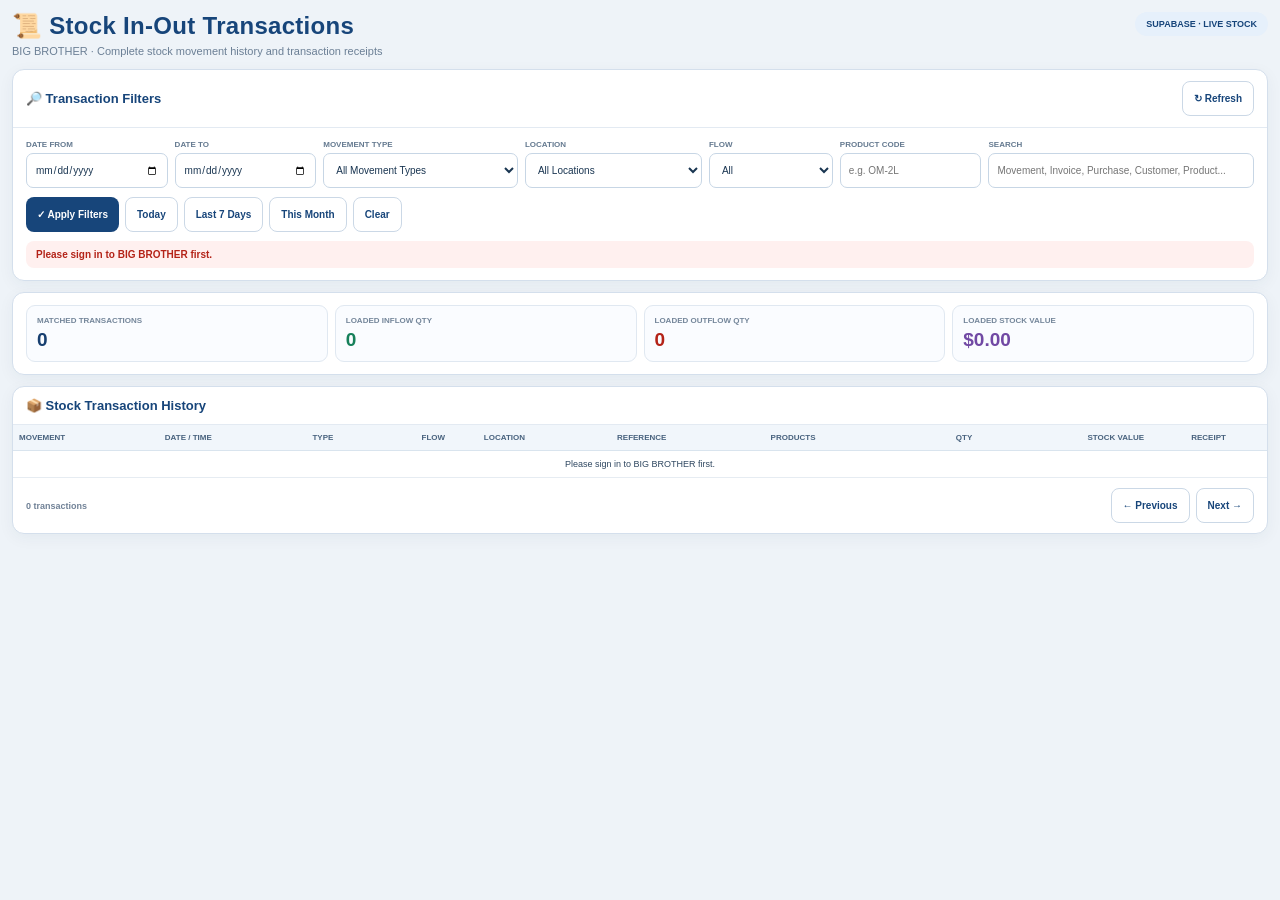
<file: transactions.html>
<!DOCTYPE html>

<html lang="en">

<head>

<meta charset="UTF-8">

<meta
  name="viewport"
  content="width=device-width,initial-scale=1"
>

<title>
  BIG BROTHER — Stock In-Out Transactions
</title>


<style>

*{
  box-sizing:border-box;
}


:root{

  --navy:#17457a;
  --navy-dark:#11375f;
  --blue:#2f6fed;

  --bg:#eef3f8;
  --card:#ffffff;

  --text:#172b4d;
  --muted:#6b7f95;

  --border:#d4dfec;

  --green:#16805a;
  --green-bg:#eaf8f2;

  --red:#b42318;
  --red-bg:#fff0ef;

  --orange:#9a6200;
  --orange-bg:#fff5df;

  --purple:#7149a4;
  --purple-bg:#f3edfb;

}


html,
body{

  margin:0;

  min-height:100%;

  background:var(--bg);

  color:var(--text);

  font-family:
    "Segoe UI",
    Tahoma,
    Arial,
    sans-serif;

}


body{

  padding:12px;

}


body.modal-open{

  overflow:hidden;

}


button,
input,
select{

  font:inherit;

}


button{

  cursor:pointer;

}


.hidden{

  display:none !important;

}


.page{

  width:min(
    1500px,
    100%
  );

  margin:0 auto;

}



/* ============================================================
   HEADER
   ============================================================ */

.header{

  display:flex;

  justify-content:space-between;

  align-items:flex-start;

  gap:14px;

  margin-bottom:12px;

}


.brand h1{

  margin:0;

  color:var(--navy);

  font-size:24px;

  letter-spacing:.3px;

}


.brand p{

  margin:5px 0 0;

  color:var(--muted);

  font-size:11px;

}


.system-badge{

  border-radius:999px;

  padding:7px 11px;

  background:#e6f0fb;

  color:var(--navy);

  font-size:9px;

  font-weight:900;

  white-space:nowrap;

}



/* ============================================================
   CARD
   ============================================================ */

.card{

  margin-bottom:11px;

  border:
    1px solid
    var(--border);

  border-radius:12px;

  background:#fff;

  box-shadow:
    0 4px 16px
    rgba(27,54,88,.05);

}


.card-head{

  display:flex;

  align-items:center;

  justify-content:space-between;

  gap:10px;

  padding:11px 13px;

  border-bottom:
    1px solid
    #e3eaf2;

}


.card-title{

  color:var(--navy);

  font-size:13px;

  font-weight:900;

}


.card-body{

  padding:12px 13px;

}



/* ============================================================
   BUTTONS
   ============================================================ */

.btn{

  min-height:35px;

  border-radius:8px;

  padding:7px 11px;

  font-size:10px;

  font-weight:900;

}


.btn-primary{

  border:0;

  background:var(--navy);

  color:#fff;

}


.btn-primary:hover{

  background:var(--navy-dark);

}


.btn-secondary{

  border:
    1px solid
    #cbd8e6;

  background:#fff;

  color:var(--navy);

}


.btn-green{

  border:0;

  background:#16805a;

  color:#fff;

}


.btn-purple{

  border:0;

  background:#6750a4;

  color:#fff;

}


.btn-telegram{

  border:0;

  background:#229ed9;

  color:#fff;

}


button:disabled{

  opacity:.48;

  cursor:not-allowed;

}



/* ============================================================
   FILTERS
   ============================================================ */

.filters{

  display:grid;

  grid-template-columns:

    minmax(115px,.8fr)
    minmax(115px,.8fr)
    minmax(160px,1.1fr)
    minmax(140px,1fr)
    minmax(110px,.7fr)
    minmax(130px,.8fr)
    minmax(220px,1.5fr);

  gap:7px;

  align-items:end;

}


.field label{

  display:block;

  margin:0 0 4px;

  color:#657a90;

  font-size:8px;

  font-weight:900;

  text-transform:uppercase;

}


.field input,
.field select{

  width:100%;

  min-height:35px;

  border:
    1px solid
    #c7d6e5;

  border-radius:7px;

  padding:6px 8px;

  background:#fff;

  color:#193551;

  font-size:10px;

}


.field input:focus,
.field select:focus{

  outline:none;

  border-color:var(--blue);

  box-shadow:
    0 0 0 3px
    rgba(47,111,237,.09);

}


.filter-actions{

  display:flex;

  gap:6px;

  flex-wrap:wrap;

  margin-top:9px;

}



/* ============================================================
   SUMMARY
   ============================================================ */

.summary-grid{

  display:grid;

  grid-template-columns:
    repeat(
      4,
      minmax(0,1fr)
    );

  gap:7px;

}


.summary-card{

  border:
    1px solid
    #e0e8f1;

  border-radius:9px;

  background:#fafcff;

  padding:10px;

}


.summary-card span{

  display:block;

  color:#74869a;

  font-size:8px;

  font-weight:900;

  text-transform:uppercase;

}


.summary-card strong{

  display:block;

  margin-top:4px;

  color:#173f70;

  font-size:19px;

  font-weight:900;

}


.summary-card.in strong{

  color:var(--green);

}


.summary-card.out strong{

  color:var(--red);

}


.summary-card.value strong{

  color:var(--purple);

}



/* ============================================================
   STATUS
   ============================================================ */

.status{

  display:none;

  margin-top:9px;

  border-radius:8px;

  padding:8px 10px;

  font-size:10px;

  font-weight:700;

}


.status.show{

  display:block;

}


.status.normal{

  background:#eef5fc;

  color:#42617d;

}


.status.error{

  background:var(--red-bg);

  color:var(--red);

}


.status.success{

  background:var(--green-bg);

  color:#126b4a;

}



/* ============================================================
   TRANSACTION TABLE
   ============================================================ */

.table-wrap{

  overflow:auto;

}


.tx-table{

  width:100%;

  min-width:1150px;

  border-collapse:collapse;

}


.tx-table th{

  padding:8px 6px;

  border-bottom:
    1px solid
    #d9e4ee;

  background:#f1f6fb;

  color:#48627e;

  font-size:8px;

  font-weight:900;

  text-align:left;

  text-transform:uppercase;

}


.tx-table th.center,
.tx-table td.center{

  text-align:center;

}


.tx-table th.right,
.tx-table td.right{

  text-align:right;

}


.tx-table td{

  padding:8px 6px;

  border-bottom:
    1px solid
    #e6ecf2;

  color:#304861;

  font-size:9px;

  vertical-align:middle;

}


.tx-table tbody tr:hover{

  background:#f8fbff;

}


.movement-id{

  color:var(--navy);

  font-size:10px;

  font-weight:900;

}


.small{

  margin-top:2px;

  color:#75879a;

  font-size:8px;

}


.type-chip,
.flow-chip,
.source-chip{

  display:inline-flex;

  align-items:center;

  border-radius:999px;

  padding:4px 7px;

  font-size:8px;

  font-weight:900;

  white-space:nowrap;

}


.type-chip{

  background:#eaf2fc;

  color:#225d9c;

}


.flow-in{

  background:var(--green-bg);

  color:var(--green);

}


.flow-out{

  background:var(--red-bg);

  color:var(--red);

}


.flow-mixed{

  background:var(--orange-bg);

  color:var(--orange);

}


.source-purchased{

  background:#e7f1ff;

  color:#175b9f;

}


.source-zero{

  background:var(--purple-bg);

  color:var(--purple);

}


.source-other{

  background:#eef1f4;

  color:#5e7185;

}


.empty{

  padding:24px;

  text-align:center;

  color:#74879b;

  font-size:11px;

}



/* ============================================================
   PAGINATION
   ============================================================ */

.pagination{

  display:flex;

  align-items:center;

  justify-content:space-between;

  gap:10px;

  padding:10px 13px;

}


.page-info{

  color:#718297;

  font-size:9px;

  font-weight:700;

}


.page-buttons{

  display:flex;

  gap:6px;

}



/* ============================================================
   RECEIPT MODAL
   ============================================================ */

.modal{

  display:none;

  position:fixed;

  z-index:99999;

  inset:0;

  overflow:auto;

  padding:16px;

  background:
    rgba(
      9,
      25,
      44,
      .66
    );

}


.modal.open{

  display:flex;

  align-items:flex-start;

  justify-content:center;

}


.modal-dialog{

  width:min(
    930px,
    100%
  );

  margin:15px auto;

  overflow:hidden;

  border-radius:14px;

  background:#fff;

  box-shadow:
    0 20px 70px
    rgba(0,0,0,.3);

}


.modal-head{

  display:flex;

  align-items:center;

  justify-content:space-between;

  gap:10px;

  padding:12px 15px;

  background:var(--navy);

  color:#fff;

}


.modal-head strong{

  font-size:13px;

}


.modal-close{

  border:0;

  background:transparent;

  color:#fff;

  font-size:24px;

  line-height:1;

}


.modal-body{

  padding:16px;

}


.modal-actions{

  display:flex;

  justify-content:flex-end;

  gap:7px;

  flex-wrap:wrap;

  padding:11px 15px;

  border-top:
    1px solid
    #dde6ef;

  background:#f4f7fa;

}



/* ============================================================
   RECEIPT
   ============================================================ */

.receipt-sheet{

  color:#172b4d;

  background:#fff;

}


.receipt-brand{

  text-align:center;

}


.receipt-brand h2{

  margin:0;

  color:var(--navy);

  font-size:25px;

  letter-spacing:1.2px;

}


.receipt-brand p{

  margin:3px 0 0;

  color:#61758a;

  font-size:10px;

  font-weight:800;

  letter-spacing:.5px;

}


.receipt-number{

  margin-top:9px;

  text-align:center;

  color:#173f70;

  font-size:13px;

  font-weight:900;

}


.receipt-grid{

  display:grid;

  grid-template-columns:
    repeat(
      4,
      minmax(0,1fr)
    );

  gap:6px;

  margin-top:14px;

}


.receipt-box{

  min-height:52px;

  border:
    1px solid
    #dfe7ef;

  border-radius:7px;

  padding:7px 8px;

}


.receipt-box span{

  display:block;

  color:#74869a;

  font-size:7px;

  font-weight:900;

  text-transform:uppercase;

}


.receipt-box strong{

  display:block;

  margin-top:3px;

  color:#173b70;

  font-size:10px;

  line-height:1.3;

  word-break:break-word;

}


.receipt-section{

  margin-top:15px;

}


.receipt-section-title{

  margin-bottom:6px;

  color:#173f70;

  font-size:10px;

  font-weight:900;

  text-transform:uppercase;

}


.receipt-table{

  width:100%;

  border-collapse:collapse;

}


.receipt-table th,
.receipt-table td{

  border:
    1px solid
    #dce4ec;

  padding:7px;

  font-size:9px;

}


.receipt-table th{

  background:#eef4fa;

  color:#48627e;

  font-size:7px;

  text-transform:uppercase;

}


.receipt-table td.right,
.receipt-table th.right{

  text-align:right;

}


.receipt-table td.center,
.receipt-table th.center{

  text-align:center;

}


.staff-grid{

  display:grid;

  grid-template-columns:
    repeat(
      3,
      minmax(0,1fr)
    );

  gap:8px;

  margin-top:8px;

}


.staff-card{

  min-height:62px;

  border:
    1px solid
    #dfe7ef;

  border-radius:8px;

  background:#fafcff;

  padding:9px 10px;

}


.staff-card span{

  display:block;

  color:#74869a;

  font-size:8px;

  font-weight:900;

  text-transform:uppercase;

}


.staff-card strong{

  display:block;

  margin-top:5px;

  color:#173b70;

  font-size:11px;

  font-weight:900;

  line-height:1.3;

}


.receipt-bottom{

  display:grid;

  grid-template-columns:
    minmax(0,1fr)
    220px;

  gap:10px;

  margin-top:12px;

}


.receipt-note{

  border:
    1px solid
    #e0e7ef;

  border-radius:7px;

  padding:8px;

  color:#5f7388;

  font-size:8px;

  line-height:1.5;

}


.receipt-total{

  border:
    1px solid
    #d9e4ee;

  border-radius:7px;

  background:#f7fbff;

  padding:9px;

}


.total-row{

  display:flex;

  align-items:center;

  justify-content:space-between;

  gap:10px;

  margin-bottom:5px;

  color:#597087;

  font-size:9px;

}


.total-row:last-child{

  margin-bottom:0;

  padding-top:5px;

  border-top:
    1px solid
    #dce5ee;

  color:#173f70;

  font-size:13px;

  font-weight:900;

}


.receipt-footer{

  margin-top:16px;

  padding-top:8px;

  border-top:
    1px solid
    #dfe6ee;

  text-align:center;

  color:#7a8998;

  font-size:7px;

}



/* ============================================================
   TOAST
   ============================================================ */

.toast{

  position:fixed;

  z-index:100000;

  right:16px;

  bottom:16px;

  max-width:360px;

  padding:10px 12px;

  border-radius:9px;

  background:#173f70;

  color:#fff;

  font-size:10px;

  font-weight:700;

  box-shadow:
    0 10px 30px
    rgba(0,0,0,.22);

  opacity:0;

  transform:
    translateY(
      15px
    );

  pointer-events:none;

  transition:
    .18s ease;

}


.toast.show{

  opacity:1;

  transform:
    translateY(
      0
    );

}



/* ============================================================
   RESPONSIVE
   ============================================================ */

@media(max-width:1100px){

  .filters{

    grid-template-columns:
      repeat(
        4,
        minmax(0,1fr)
      );

  }


  .receipt-grid{

    grid-template-columns:
      repeat(
        3,
        minmax(0,1fr)
      );

  }

}


@media(max-width:760px){

  body{

    padding:7px;

  }


  .header{

    flex-direction:column;

  }


  .filters{

    grid-template-columns:
      repeat(
        2,
        minmax(0,1fr)
      );

  }


  .summary-grid{

    grid-template-columns:
      repeat(
        2,
        minmax(0,1fr)
      );

  }


  .receipt-grid{

    grid-template-columns:
      repeat(
        2,
        minmax(0,1fr)
      );

  }


  .staff-grid{

    grid-template-columns:1fr;

  }


  .receipt-bottom{

    grid-template-columns:1fr;

  }


  .modal{

    padding:5px;

  }


  .modal-dialog{

    margin:3px auto;

  }

}


@media(max-width:480px){

  .filters{

    grid-template-columns:1fr;

  }


  .summary-grid{

    grid-template-columns:
      1fr 1fr;

  }


  .receipt-grid{

    grid-template-columns:
      1fr 1fr;

  }

}



/* ============================================================
   PRINT / SAVE PDF

   NO COST / VALUE ON RECEIPT
   ============================================================ */

@media print{

  body{

    margin:0;

    padding:0;

    background:#fff;

  }


  .page,
  .modal-head,
  .modal-actions,
  .toast{

    display:none !important;

  }


  .modal{

    display:block !important;

    position:static;

    padding:0;

    overflow:visible;

    background:#fff;

  }


  .modal-dialog{

    width:100%;

    margin:0;

    border-radius:0;

    box-shadow:none;

  }


  .modal-body{

    padding:10mm;

  }


  .receipt-sheet{

    width:100%;

  }

}

</style>


<script
  src="supabase-stock-report-adapter.js?v=20260913-transactions-2"
></script>

</head>


<body>


<div class="page">


  <!-- ========================================================
       HEADER
       ======================================================== -->

  <div class="header">

    <div class="brand">

      <h1>
        📜 Stock In-Out Transactions
      </h1>

      <p>
        BIG BROTHER · Complete stock movement history and transaction receipts
      </p>

    </div>


    <div class="system-badge">
      SUPABASE · LIVE STOCK
    </div>

  </div>



  <!-- ========================================================
       FILTERS
       ======================================================== -->

  <div class="card">

    <div class="card-head">

      <div class="card-title">
        🔎 Transaction Filters
      </div>


      <button
        type="button"
        class="btn btn-secondary"
        id="refreshBtn"
      >
        ↻ Refresh
      </button>

    </div>


    <div class="card-body">


      <div class="filters">


        <div class="field">

          <label>
            Date From
          </label>

          <input
            type="date"
            id="dateFrom"
          >

        </div>


        <div class="field">

          <label>
            Date To
          </label>

          <input
            type="date"
            id="dateTo"
          >

        </div>


        <div class="field">

          <label>
            Movement Type
          </label>

          <select id="movementType">

            <option value="">
              All Movement Types
            </option>

          </select>

        </div>


        <div class="field">

          <label>
            Location
          </label>

          <select id="locationFilter">

            <option value="">
              All Locations
            </option>

          </select>

        </div>


        <div class="field">

          <label>
            Flow
          </label>

          <select id="flowFilter">

            <option value="">
              All
            </option>

            <option value="INFLOW">
              Inflow
            </option>

            <option value="OUTFLOW">
              Outflow
            </option>

          </select>

        </div>


        <div class="field">

          <label>
            Product Code
          </label>

          <input
            type="text"
            id="productCode"
            placeholder="e.g. OM-2L"
          >

        </div>


        <div class="field">

          <label>
            Search
          </label>

          <input
            type="text"
            id="searchInput"
            placeholder="Movement, Invoice, Purchase, Customer, Product..."
          >

        </div>


      </div>


      <div class="filter-actions">


        <button
          type="button"
          class="btn btn-primary"
          id="applyBtn"
        >
          ✓ Apply Filters
        </button>


        <button
          type="button"
          class="btn btn-secondary"
          id="todayBtn"
        >
          Today
        </button>


        <button
          type="button"
          class="btn btn-secondary"
          id="sevenDaysBtn"
        >
          Last 7 Days
        </button>


        <button
          type="button"
          class="btn btn-secondary"
          id="monthBtn"
        >
          This Month
        </button>


        <button
          type="button"
          class="btn btn-secondary"
          id="clearFiltersBtn"
        >
          Clear
        </button>


      </div>


      <div
        class="status"
        id="statusBox"
      ></div>


    </div>

  </div>



  <!-- ========================================================
       SUMMARY
       ======================================================== -->

  <div class="card">

    <div class="card-body">


      <div class="summary-grid">


        <div class="summary-card">

          <span>
            Matched Transactions
          </span>

          <strong id="summaryTransactions">
            0
          </strong>

        </div>


        <div class="summary-card in">

          <span>
            Loaded Inflow Qty
          </span>

          <strong id="summaryInflow">
            0
          </strong>

        </div>


        <div class="summary-card out">

          <span>
            Loaded Outflow Qty
          </span>

          <strong id="summaryOutflow">
            0
          </strong>

        </div>


        <div class="summary-card value">

          <span>
            Loaded Stock Value
          </span>

          <strong id="summaryValue">
            $0.00
          </strong>

        </div>


      </div>


    </div>

  </div>



  <!-- ========================================================
       TRANSACTION HISTORY
       ======================================================== -->

  <div class="card">

    <div class="card-head">

      <div class="card-title">
        📦 Stock Transaction History
      </div>


      <div
        class="small"
        id="generatedAtLabel"
      ></div>

    </div>


    <div class="table-wrap">


      <table class="tx-table">


        <thead>

          <tr>

            <th>
              Movement
            </th>

            <th>
              Date / Time
            </th>

            <th>
              Type
            </th>

            <th class="center">
              Flow
            </th>

            <th>
              Location
            </th>

            <th>
              Reference
            </th>

            <th>
              Products
            </th>

            <th class="right">
              Qty
            </th>

            <th class="right">
              Stock Value
            </th>

            <th class="center">
              Receipt
            </th>

          </tr>

        </thead>


        <tbody id="transactionRows">

          <tr>

            <td
              colspan="10"
              class="empty"
            >
              Loading Stock Transactions...
            </td>

          </tr>

        </tbody>


      </table>


    </div>


    <div class="pagination">


      <div
        class="page-info"
        id="pageInfo"
      >
        0 transactions
      </div>


      <div class="page-buttons">


        <button
          type="button"
          class="btn btn-secondary"
          id="prevBtn"
        >
          ← Previous
        </button>


        <button
          type="button"
          class="btn btn-secondary"
          id="nextBtn"
        >
          Next →
        </button>


      </div>


    </div>

  </div>


</div>



<!-- ==========================================================
     RECEIPT MODAL
     ========================================================== -->

<div
  class="modal"
  id="receiptModal"
>


  <div class="modal-dialog">


    <div class="modal-head">

      <strong>
        📄 Stock Transaction Receipt
      </strong>


      <button
        type="button"
        class="modal-close"
        id="closeReceiptBtn"
      >
        ×
      </button>

    </div>


    <div class="modal-body">


      <div
        class="receipt-sheet"
        id="receiptSheet"
      ></div>


    </div>


    <div class="modal-actions">


      <button
        type="button"
        class="btn btn-secondary"
        id="printReceiptBtn"
      >
        🖨️ Print / Save PDF
      </button>


      <button
        type="button"
        class="btn btn-green"
        id="saveReceiptBtn"
      >
        💾 Save PNG
      </button>


      <button
        type="button"
        class="btn btn-purple"
        id="shareReceiptBtn"
      >
        📤 Share
      </button>


      <button
        type="button"
        class="btn btn-telegram"
        id="telegramReceiptBtn"
      >
        ✈️ Share to Telegram
      </button>


    </div>


  </div>


</div>



<div
  class="toast"
  id="toast"
></div>



<script>

(function () {

  'use strict';


  const API =
    window.BBStockReportAdapter;


  const PAGE_SIZE =
    50;


  const state = {

    transactions:
      [],

    filters:
      null,

    page: {

      total:
        0,

      returned:
        0,

      limit:
        PAGE_SIZE,

      offset:
        0

    },

    currentReceipt:
      null,

    loading:
      false

  };



  /* ==========================================================
     DOM
     ========================================================== */

  const dateFrom =
    document.getElementById(
      'dateFrom'
    );


  const dateTo =
    document.getElementById(
      'dateTo'
    );


  const movementType =
    document.getElementById(
      'movementType'
    );


  const locationFilter =
    document.getElementById(
      'locationFilter'
    );


  const flowFilter =
    document.getElementById(
      'flowFilter'
    );


  const productCode =
    document.getElementById(
      'productCode'
    );


  const searchInput =
    document.getElementById(
      'searchInput'
    );


  const statusBox =
    document.getElementById(
      'statusBox'
    );


  const transactionRows =
    document.getElementById(
      'transactionRows'
    );


  const prevBtn =
    document.getElementById(
      'prevBtn'
    );


  const nextBtn =
    document.getElementById(
      'nextBtn'
    );


  const pageInfo =
    document.getElementById(
      'pageInfo'
    );


  const generatedAtLabel =
    document.getElementById(
      'generatedAtLabel'
    );


  const receiptModal =
    document.getElementById(
      'receiptModal'
    );


  const receiptSheet =
    document.getElementById(
      'receiptSheet'
    );


  const toast =
    document.getElementById(
      'toast'
    );



  /* ==========================================================
     HELPERS
     ========================================================== */

  function num(value) {

    const n =
      Number(value);


    return Number.isFinite(n)
      ?
      n
      :
      0;

  }



  function clean(value) {

    return String(
      value == null
        ?
        ''
        :
        value
    )
    .trim();

  }



  function esc(value) {

    return String(
      value == null
        ?
        ''
        :
        value
    )

    .replace(
      /&/g,
      '&amp;'
    )

    .replace(
      /</g,
      '&lt;'
    )

    .replace(
      />/g,
      '&gt;'
    )

    .replace(
      /"/g,
      '&quot;'
    )

    .replace(
      /'/g,
      '&#039;'
    );

  }



  function fmtQty(value) {

    return num(value)
      .toLocaleString(
        'en-US',
        {
          maximumFractionDigits:
            3
        }
      );

  }



  function money(value) {

    return '$'
      +
      num(value)
        .toLocaleString(
          'en-US',
          {
            minimumFractionDigits:
              2,

            maximumFractionDigits:
              2
          }
        );

  }



  function setStatus(
    message,
    type = 'normal'
  ) {

    statusBox.className =
      'status show '
      +
      type;


    statusBox.textContent =
      message;

  }



  function hideStatus() {

    statusBox.className =
      'status';


    statusBox.textContent =
      '';

  }



  let toastTimer =
    null;


  function showToast(message) {

    toast.textContent =
      message;


    toast.classList.add(
      'show'
    );


    clearTimeout(
      toastTimer
    );


    toastTimer =
      setTimeout(

        () => {

          toast.classList.remove(
            'show'
          );

        },

        3000

      );

  }



  function bbStockDisplayDate(value){
 const raw=String(value??'').trim(),m=raw.match(/^(\d{4})-(\d{2})-(\d{2})(?=$|T|\s)/);
 if(!raw)return '-';
 const mon=['Jan','Feb','Mar','Apr','May','Jun','Jul','Aug','Sep','Oct','Nov','Dec'];
 if(m&&+m[2]>=1&&+m[2]<=12&&+m[3]>=1&&+m[3]<=31)return m[3]+'-'+mon[+m[2]-1]+'-'+m[1];
 return raw;
}

  function bbStockDisplayTime(value){
    const raw=String(value??'').trim(),m=raw.match(/^(\d{4})-(\d{2})-(\d{2})[T\s](\d{2}:\d{2})(.*)$/);
    return m?bbStockDisplayDate(raw)+' '+m[4]+m[5]:raw;
  }
  function isoDateLocal(date) {

    const year =
      date.getFullYear();


    const month =
      String(
        date.getMonth() + 1
      )
      .padStart(
        2,
        '0'
      );


    const day =
      String(
        date.getDate()
      )
      .padStart(
        2,
        '0'
      );


    return (
      year
      +
      '-'
      +
      month
      +
      '-'
      +
      day
    );

  }



  function today() {

    return isoDateLocal(
      new Date()
    );

  }



  function flowClass(flow) {

    const value =
      clean(
        flow
      )
      .toUpperCase();


    if (
      value
      ===
      'INFLOW'
    ) {

      return 'flow-in';

    }


    if (
      value
      ===
      'OUTFLOW'
    ) {

      return 'flow-out';

    }


    return 'flow-mixed';

  }



  function bucketText(value) {

    if (
      Array.isArray(
        value
      )
    ) {

      return value.join(
        ' + '
      );

    }


    return clean(
      value
    );

  }



  function firstNonEmpty() {

    for (
      const value
      of arguments
    ) {

      if (
        clean(
          value
        )
      ) {

        return clean(
          value
        );

      }

    }


    return '';

  }



  /* ==========================================================
     FILTER OPTIONS
     ========================================================== */

  function populateFilterOptions(filters) {

    const currentType =
      movementType.value;


    const currentLocation =
      locationFilter.value;


    const types =
      Array.isArray(
        filters?.movementTypes
      )
        ?
        filters.movementTypes
        :
        [];


    const locations =
      Array.isArray(
        filters?.locations
      )
        ?
        filters.locations
        :
        [];


    movementType.innerHTML =

      '<option value="">All Movement Types</option>'

      +

      types
        .map(
          type => `

<option value="${esc(type)}">
  ${esc(type)}
</option>

`
        )
        .join('');


    locationFilter.innerHTML =

      '<option value="">All Locations</option>'

      +

      locations
        .map(
          location => `

<option value="${esc(location.locationCode)}">

  ${esc(location.locationName)}
  (${esc(location.locationCode)})

</option>

`
        )
        .join('');


    if (
      [
        ...movementType.options
      ]
      .some(
        x =>
          x.value
          ===
          currentType
      )
    ) {

      movementType.value =
        currentType;

    }


    if (
      [
        ...locationFilter.options
      ]
      .some(
        x =>
          x.value
          ===
          currentLocation
      )
    ) {

      locationFilter.value =
        currentLocation;

    }

  }



  /* ==========================================================
     LOAD TRANSACTIONS
     ========================================================== */

  async function loadTransactions(
    resetOffset = false
  ) {

    if (
      state.loading
    ) {

      return;

    }


    if (
      !API
      ||
      typeof API.rpc
      !==
      'function'
    ) {

      setStatus(
        'Stock Report Supabase adapter did not load.',
        'error'
      );

      return;

    }


    if (
      resetOffset
    ) {

      state.page.offset =
        0;

    }


    state.loading =
      true;


    document
      .getElementById(
        'refreshBtn'
      )
      .disabled =
      true;


    setStatus(
      'Loading live stock transactions...',
      'normal'
    );


    try {


      const data =
        await API.rpc(

          'bb_stock_transactions_v1',

          {

            p_date_from:

              dateFrom.value
              ||
              null,


            p_date_to:

              dateTo.value
              ||
              null,


            p_movement_type:

              movementType.value
              ||
              null,


            p_location_code:

              locationFilter.value
              ||
              null,


            p_flow:

              flowFilter.value
              ||
              null,


            p_product_code:

              clean(
                productCode.value
              )
              ||
              null,


            p_search:

              clean(
                searchInput.value
              )
              ||
              null,


            p_limit:
              PAGE_SIZE,


            p_offset:
              state.page.offset

          }

        );


      if (
        !data?.success
      ) {

        throw new Error(
          'Could not load Stock Transactions.'
        );

      }


      state.transactions =
        Array.isArray(
          data.transactions
        )
          ?
          data.transactions
          :
          [];


      state.filters =
        data.filters
        ||
        {};


      state.page = {

        ...state.page,

        ...(
          data.page
          ||
          {}
        )

      };


      populateFilterOptions(
        state.filters
      );


      renderTransactions();

      renderSummary();

      renderPagination();


      generatedAtLabel.textContent =

        data.generatedAt

          ?

          (
            'Last Refresh: '
            +
            data.generatedAt
          )

          :

          '';


      setStatus(

        'Stock Transactions loaded successfully.',

        'success'

      );


      setTimeout(
        hideStatus,
        1600
      );


    } catch (error) {


      console.error(
        'Stock Transactions:',
        error
      );


      transactionRows.innerHTML = `

<tr>

  <td
    colspan="10"
    class="empty"
  >
    ${esc(
      error?.message
      ||
      'Could not load Stock Transactions.'
    )}
  </td>

</tr>

`;


      setStatus(

        error?.message
        ||
        'Could not load Stock Transactions.',

        'error'

      );


    } finally {


      state.loading =
        false;


      document
        .getElementById(
          'refreshBtn'
        )
        .disabled =
        false;


    }

  }



  /* ==========================================================
     TRANSACTION TABLE
     ========================================================== */

  function renderTransactions() {

    if (
      !state.transactions.length
    ) {

      transactionRows.innerHTML = `

<tr>

  <td
    colspan="10"
    class="empty"
  >
    No stock transactions match these filters.
  </td>

</tr>

`;

      return;

    }


    transactionRows.innerHTML =

      state.transactions
        .map(
          tx => {


            const reference =

              firstNonEmpty(

                tx.referenceNo,

                tx.invoiceNo,

                tx.purchaseNo,

                (
                  Array.isArray(
                    tx.batchIds
                  )
                    ?
                    tx.batchIds[0]
                    :
                    ''
                )

              );


            const secondaryRef =

              [

                tx.invoiceNo
                  ?
                  'Invoice '
                  +
                  tx.invoiceNo
                  :
                  '',

                tx.purchaseNo
                  ?
                  'Purchase '
                  +
                  tx.purchaseNo
                  :
                  ''

              ]
              .filter(Boolean)
              .join(
                ' · '
              );


            return `

<tr>


  <td>

    <div class="movement-id">
      ${esc(tx.movementId)}
    </div>

    <div class="small">

      ${Number(tx.lineCount || 0)}

      detail

      ${Number(tx.lineCount || 0) === 1 ? 'line' : 'lines'}

    </div>

  </td>


  <td>

    <strong>
      ${esc(bbStockDisplayDate(tx.activityDate))}
    </strong>

    <div class="small">
      ${esc(bbStockDisplayTime(tx.createdAtLocal))}
    </div>

  </td>


  <td>

    <span class="type-chip">
      ${esc(tx.movementType || '-')}
    </span>

  </td>


  <td class="center">

    <span
      class="flow-chip ${flowClass(tx.flow)}"
    >
      ${esc(tx.flow || '-')}
    </span>

  </td>


  <td>

    <strong>
      ${esc(tx.locationName || tx.locationCode || '-')}
    </strong>

    <div class="small">
      ${esc(tx.locationCode || '')}
    </div>

  </td>


  <td>

    <strong>
      ${esc(reference || '-')}
    </strong>

    <div class="small">
      ${esc(secondaryRef)}
    </div>

  </td>


  <td>

    <strong>
      ${esc(tx.products || '-')}
    </strong>

    <div class="small">

      ${Number(tx.productCount || 0)}

      product

      ${Number(tx.productCount || 0) === 1 ? '' : 's'}

    </div>

  </td>


  <td class="right">

    <strong>
      ${fmtQty(tx.totalQty)}
    </strong>

  </td>


  <td class="right">

    <strong>
      ${money(tx.stockValue)}
    </strong>

  </td>


  <td class="center">

    <button
      type="button"
      class="btn btn-primary receipt-btn"
      data-movement-id="${esc(tx.movementId)}"
    >
      View Receipt
    </button>

  </td>


</tr>

`;

          }
        )
        .join('');

  }



  /* ==========================================================
     SUMMARY
     ========================================================== */

  function renderSummary() {

    let inflow =
      0;


    let outflow =
      0;


    let value =
      0;


    state.transactions
      .forEach(
        tx => {


          const flow =
            clean(
              tx.flow
            )
            .toUpperCase();


          if (
            flow
            ===
            'INFLOW'
          ) {

            inflow +=
              num(
                tx.totalQty
              );

          }


          if (
            flow
            ===
            'OUTFLOW'
          ) {

            outflow +=
              num(
                tx.totalQty
              );

          }


          value +=
            num(
              tx.stockValue
            );


        }
      );


    document
      .getElementById(
        'summaryTransactions'
      )
      .textContent =

        Number(
          state.page.total
          ||
          0
        )
        .toLocaleString(
          'en-US'
        );


    document
      .getElementById(
        'summaryInflow'
      )
      .textContent =

        fmtQty(
          inflow
        );


    document
      .getElementById(
        'summaryOutflow'
      )
      .textContent =

        fmtQty(
          outflow
        );


    document
      .getElementById(
        'summaryValue'
      )
      .textContent =

        money(
          value
        );

  }



  /* ==========================================================
     PAGINATION
     ========================================================== */

  function renderPagination() {

    const total =
      Number(
        state.page.total
        ||
        0
      );


    const returned =
      Number(
        state.page.returned
        ||
        state.transactions.length
      );


    const offset =
      Number(
        state.page.offset
        ||
        0
      );


    const first =
      total
      >
      0

        ?

        offset + 1

        :

        0;


    const last =
      Math.min(

        offset
        +
        returned,

        total

      );


    pageInfo.textContent =

      first
      +
      '–'
      +
      last
      +
      ' of '
      +
      total
      +
      ' transactions';


    prevBtn.disabled =
      offset
      <=
      0;


    nextBtn.disabled =

      offset
      +
      returned
      >=
      total;

  }



  /* ==========================================================
     OPEN RECEIPT
     ========================================================== */

  async function openReceipt(
    movementId
  ) {

    receiptSheet.innerHTML = `

<div class="empty">
  Loading receipt...
</div>

`;


    receiptModal
      .classList
      .add(
        'open'
      );


    document.body
      .classList
      .add(
        'modal-open'
      );


    try {


      const data =
        await API.rpc(

          'bb_stock_transaction_receipt_v1',

          {

            p_movement_id:
              movementId

          }

        );


      if (
        !data?.success
        ||
        !data.receipt
      ) {

        throw new Error(
          'Could not load Stock Transaction Receipt.'
        );

      }


      state.currentReceipt =
        data.receipt;


      renderReceipt(
        data.receipt
      );


    } catch (error) {


      state.currentReceipt =
        null;


      receiptSheet.innerHTML = `

<div class="status show error">

  ${esc(
    error?.message
    ||
    'Could not load Stock Transaction Receipt.'
  )}

</div>

`;


    }

  }



  function closeReceipt() {

    receiptModal
      .classList
      .remove(
        'open'
      );


    document.body
      .classList
      .remove(
        'modal-open'
      );

  }



  function receiptBox(
    label,
    value
  ) {

    if (
      !clean(
        value
      )
    ) {

      return '';

    }


    return `

<div class="receipt-box">

  <span>
    ${esc(label)}
  </span>

  <strong>
    ${esc(value)}
  </strong>

</div>

`;

  }



  /* ==========================================================
     RECEIPT PREVIEW

     IMPORTANT:
     NO COST
     NO VALUE

     RECEIPT FOCUS:
     PRODUCT
     QUANTITY
     SALES NAME
     DRIVER 1
     DRIVER 2
     ========================================================== */

  function renderReceipt(r) {

    const lines =
      Array.isArray(
        r.lines
      )
        ?
        r.lines
        :
        [];


    const notes =
      Array.isArray(
        r.notes
      )
        ?
        r.notes
        :
        [];


    const batches =
      Array.isArray(
        r.batchIds
      )
        ?
        r.batchIds.join(
          ', '
        )
        :
        '';


    const fromBuckets =
      bucketText(
        r.fromBuckets
      );


    const toBuckets =
      bucketText(
        r.toBuckets
      );


    const people =
      r.people
      ||
      {};


    receiptSheet.innerHTML = `


<div class="receipt-brand">

  <h2>
    BIG BROTHER
  </h2>

  <p>
    STOCK TRANSACTION RECEIPT
  </p>

</div>


<div class="receipt-number">
  Receipt No. ${esc(r.receiptNo)}
</div>



<div class="receipt-grid">


  ${receiptBox(
    'Transaction Date',
    bbStockDisplayDate(r.activityDate)
  )}


  ${receiptBox(
    'Transaction Time',
    bbStockDisplayTime(r.createdAtLocal)
  )}


  ${receiptBox(
    'Movement Type',
    r.movementType
  )}


  ${receiptBox(
    'Flow',
    r.flow
  )}


  ${receiptBox(
    'Location',
    firstNonEmpty(
      r.locationName,
      r.locationCode
    )
  )}


  ${receiptBox(
    'Reference No.',
    r.referenceNo
  )}


  ${receiptBox(
    'Invoice No.',
    r.invoiceNo
  )}


  ${receiptBox(
    'Purchase No.',
    r.purchaseNo
  )}


  ${receiptBox(
    'Batch',
    batches
  )}


  ${receiptBox(
    'From',
    fromBuckets
  )}


  ${receiptBox(
    'To',
    toBuckets
  )}


</div>



<div class="receipt-section">


  <div class="receipt-section-title">
    Product Movement
  </div>


  <div class="table-wrap">


    <table class="receipt-table">


      <thead>

        <tr>

          <th>
            Product
          </th>

          <th class="center">
            Source
          </th>

          <th>
            From
          </th>

          <th>
            To
          </th>

          <th class="right">
            Quantity
          </th>

          <th class="center">
            Unit
          </th>

        </tr>

      </thead>


      <tbody>

        ${

          lines
            .map(
              line => {


                const source =
                  clean(
                    line.inventorySource
                  )
                  .toUpperCase();


                const sourceClass =

                  source
                  ===
                  'PURCHASED'

                    ?

                    'source-purchased'

                    :

                  source
                  ===
                  'ZERO_COST'

                    ?

                    'source-zero'

                    :

                    'source-other';


                return `

<tr>


  <td>

    <strong>
      ${esc(line.productName)}
    </strong>

    <div class="small">
      ${esc(line.productCode)}
    </div>

  </td>


  <td class="center">

    <span
      class="source-chip ${sourceClass}"
    >
      ${esc(source || 'N/A')}
    </span>

  </td>


  <td>
    ${esc(line.fromBucket || '-')}
  </td>


  <td>
    ${esc(line.toBucket || '-')}
  </td>


  <td class="right">

    <strong>
      ${fmtQty(line.qty)}
    </strong>

  </td>


  <td class="center">
    ${esc(line.unit || '-')}
  </td>


</tr>

`;

              }
            )
            .join('')

        }

      </tbody>


    </table>


  </div>


</div>



<div class="receipt-section">


  <div class="receipt-section-title">
    Responsible Staff
  </div>


  <div class="staff-grid">


    <div class="staff-card">

      <span>
        Sales Name
      </span>

      <strong>
        ${esc(
          people.salesman
          ||
          '-'
        )}
      </strong>

    </div>


    <div class="staff-card">

      <span>
        Driver 1
      </span>

      <strong>
        ${esc(
          people.driver
          ||
          '-'
        )}
      </strong>

    </div>


    <div class="staff-card">

      <span>
        Driver 2
      </span>

      <strong>
        ${esc(
          people.driver2
          ||
          '-'
        )}
      </strong>

    </div>


  </div>


</div>



<div class="receipt-bottom">


  <div class="receipt-note">

    <strong>
      Notes
    </strong>

    <br>

    ${

      notes.length

        ?

        notes
          .map(
            note =>
              esc(
                note
              )
          )
          .join(
            '<br>'
          )

        :

        'No additional note.'

    }

  </div>


  <div class="receipt-total">


    <div class="total-row">

      <span>
        Product Count
      </span>

      <strong>
        ${Number(r.totals?.productCount || 0)}
      </strong>

    </div>


    <div class="total-row">

      <span>
        Detail Lines
      </span>

      <strong>
        ${Number(r.totals?.lineCount || 0)}
      </strong>

    </div>


    <div class="total-row">

      <span>
        Total Quantity
      </span>

      <strong>
        ${fmtQty(r.totals?.qty)}
      </strong>

    </div>


  </div>


</div>



<div class="receipt-footer">

  Generated by BIG BROTHER Accounting System

  ·

  ${esc(r.receiptNo)}

</div>

`;

  }



  /* ==========================================================
     RECEIPT TEXT FOR SHARE / TELEGRAM

     NO COST / VALUE
     ========================================================== */

  function buildReceiptText(r) {

    const lines =
      Array.isArray(
        r.lines
      )
        ?
        r.lines
        :
        [];


    const people =
      r.people
      ||
      {};


    const textLines = [

      'BIG BROTHER — STOCK TRANSACTION RECEIPT',

      '',

      'Receipt: '
      +
      clean(
        r.receiptNo
      ),

      'Date: '
      +
      clean(
        bbStockDisplayDate(r.activityDate)
      ),

      'Type: '
      +
      clean(
        r.movementType
      ),

      'Flow: '
      +
      clean(
        r.flow
      ),

      'Location: '
      +
      firstNonEmpty(
        r.locationName,
        r.locationCode
      )

    ];


    if (
      clean(
        r.referenceNo
      )
    ) {

      textLines.push(

        'Reference: '
        +
        r.referenceNo

      );

    }


    if (
      clean(
        r.invoiceNo
      )
    ) {

      textLines.push(

        'Invoice: '
        +
        r.invoiceNo

      );

    }


    if (
      clean(
        r.purchaseNo
      )
    ) {

      textLines.push(

        'Purchase: '
        +
        r.purchaseNo

      );

    }


    textLines.push(
      ''
    );


    textLines.push(
      'PRODUCTS'
    );


    lines.forEach(
      line => {

        textLines.push(

          '- '
          +
          line.productName
          +
          ' | '
          +
          fmtQty(
            line.qty
          )
          +
          (
            line.unit

              ?

              ' '
              +
              line.unit

              :

              ''
          )

        );

      }
    );


    textLines.push(
      ''
    );


    textLines.push(

      'Total Quantity: '
      +
      fmtQty(
        r.totals?.qty
      )

    );


    if (
      clean(
        people.salesman
      )
    ) {

      textLines.push(

        'Sales Name: '
        +
        people.salesman

      );

    }


    if (
      clean(
        people.driver
      )
    ) {

      textLines.push(

        'Driver 1: '
        +
        people.driver

      );

    }


    if (
      clean(
        people.driver2
      )
    ) {

      textLines.push(

        'Driver 2: '
        +
        people.driver2

      );

    }


    return textLines.join(
      '\n'
    );

  }



  /* ==========================================================
     CANVAS HELPERS
     ========================================================== */

  function wrapCanvasText(
    ctx,
    text,
    x,
    y,
    maxWidth,
    lineHeight
  ) {

    const words =
      String(
        text
        ||
        ''
      )
      .split(
        /\s+/
      );


    let line =
      '';


    const result =
      [];


    words.forEach(
      word => {


        const test =
          line

            ?

            line
            +
            ' '
            +
            word

            :

            word;


        if (
          ctx.measureText(
            test
          ).width
          >
          maxWidth

          &&

          line
        ) {

          result.push(
            line
          );


          line =
            word;

        } else {

          line =
            test;

        }


      }
    );


    if (
      line
    ) {

      result.push(
        line
      );

    }


    result.forEach(
      (
        item,
        index
      ) => {

        ctx.fillText(

          item,

          x,

          y
          +
          (
            index
            *
            lineHeight
          )

        );

      }
    );


    return (

      y
      +
      (
        result.length
        *
        lineHeight
      )

    );

  }



  function drawMeta(
    ctx,
    label,
    value,
    x,
    y,
    width
  ) {

    ctx.fillStyle =
      '#718297';


    ctx.font =
      '700 16px Arial';


    ctx.fillText(
      label.toUpperCase(),
      x,
      y
    );


    ctx.fillStyle =
      '#173b70';


    ctx.font =
      '700 22px Arial';


    return wrapCanvasText(

      ctx,

      value
      ||
      '-',

      x,

      y + 30,

      width,

      28

    );

  }



  /* ==========================================================
     PNG RECEIPT

     NO COST
     NO VALUE
     ========================================================== */

  function createReceiptCanvas(r) {

    const lines =
      Array.isArray(
        r.lines
      )
        ?
        r.lines
        :
        [];


    const notes =
      Array.isArray(
        r.notes
      )
        ?
        r.notes
        :
        [];


    const people =
      r.people
      ||
      {};


    const width =
      1200;


    const lineHeight =
      64;


    const height =

      Math.max(

        1400,

        1080

        +

        (
          lines.length
          *
          lineHeight
        )

        +

        (
          notes.length
          *
          32
        )

      );


    const canvas =
      document.createElement(
        'canvas'
      );


    canvas.width =
      width;


    canvas.height =
      height;


    const ctx =
      canvas.getContext(
        '2d'
      );


    ctx.fillStyle =
      '#ffffff';


    ctx.fillRect(
      0,
      0,
      width,
      height
    );



    /* ========================================================
       HEADER
       ======================================================== */

    ctx.textAlign =
      'center';


    ctx.fillStyle =
      '#17457a';


    ctx.font =
      '900 56px Arial';


    ctx.fillText(
      'BIG BROTHER',
      width / 2,
      85
    );


    ctx.fillStyle =
      '#61758a';


    ctx.font =
      '700 24px Arial';


    ctx.fillText(
      'STOCK TRANSACTION RECEIPT',
      width / 2,
      125
    );


    ctx.fillStyle =
      '#173f70';


    ctx.font =
      '900 28px Arial';


    ctx.fillText(

      'Receipt No. '
      +
      r.receiptNo,

      width / 2,

      180

    );


    ctx.strokeStyle =
      '#d9e4ee';


    ctx.lineWidth =
      2;


    ctx.beginPath();


    ctx.moveTo(
      70,
      215
    );


    ctx.lineTo(
      width - 70,
      215
    );


    ctx.stroke();



    /* ========================================================
       TRANSACTION INFORMATION
       ======================================================== */

    ctx.textAlign =
      'left';


    const left =
      75;


    const colWidth =
      245;


    const gap =
      30;


    const meta = [

      [
        'Transaction Date',
        bbStockDisplayDate(r.activityDate)
      ],

      [
        'Movement Type',
        r.movementType
      ],

      [
        'Flow',
        r.flow
      ],

      [
        'Location',
        firstNonEmpty(
          r.locationName,
          r.locationCode
        )
      ],

      [
        'Reference',
        r.referenceNo
        ||
        '-'
      ],

      [
        'Invoice',
        r.invoiceNo
        ||
        '-'
      ],

      [
        'Purchase',
        r.purchaseNo
        ||
        '-'
      ],

      [
        'Batch',

        Array.isArray(
          r.batchIds
        )

          ?

          (
            r.batchIds.join(
              ', '
            )
            ||
            '-'
          )

          :

          '-'

      ]

    ];


    const metaY =
      265;


    meta.forEach(
      (
        item,
        index
      ) => {


        const column =
          index % 4;


        const row =
          Math.floor(
            index / 4
          );


        drawMeta(

          ctx,

          item[0],

          item[1],

          left
          +
          (
            column
            *
            (
              colWidth
              +
              gap
            )
          ),

          metaY
          +
          (
            row
            *
            115
          ),

          colWidth

        );


      }
    );



    let y =
      500;



    /* ========================================================
       STOCK ROUTE
       ======================================================== */

    ctx.fillStyle =
      '#173f70';


    ctx.font =
      '900 22px Arial';


    ctx.fillText(
      'STOCK ROUTE',
      75,
      y
    );


    y +=
      35;


    ctx.fillStyle =
      '#304861';


    ctx.font =
      '700 19px Arial';


    wrapCanvasText(

      ctx,

      bucketText(
        r.fromBuckets
      )

      +

      '  →  '

      +

      bucketText(
        r.toBuckets
      ),

      75,

      y,

      1050,

      25

    );


    y +=
      70;



    /* ========================================================
       PRODUCT TABLE
       ======================================================== */

    ctx.fillStyle =
      '#eef4fa';


    ctx.fillRect(
      65,
      y,
      1070,
      45
    );


    ctx.fillStyle =
      '#48627e';


    ctx.font =
      '900 16px Arial';


    ctx.fillText(
      'PRODUCT',
      75,
      y + 29
    );


    ctx.fillText(
      'SOURCE',
      465,
      y + 29
    );


    ctx.fillText(
      'FROM → TO',
      650,
      y + 29
    );


    ctx.fillText(
      'QUANTITY',
      1010,
      y + 29
    );


    y +=
      48;



    lines.forEach(
      line => {


        ctx.fillStyle =
          '#173b70';


        ctx.font =
          '700 20px Arial';


        ctx.fillText(
          line.productName,
          75,
          y + 25
        );


        ctx.fillStyle =
          '#718297';


        ctx.font =
          '15px Arial';


        ctx.fillText(
          line.productCode,
          75,
          y + 48
        );



        ctx.fillStyle =

          line.inventorySource
          ===
          'ZERO_COST'

            ?

            '#7149a4'

            :

          line.inventorySource
          ===
          'PURCHASED'

            ?

            '#175b9f'

            :

            '#5e7185';


        ctx.font =
          '700 17px Arial';


        ctx.fillText(
          line.inventorySource,
          465,
          y + 33
        );



        ctx.fillStyle =
          '#304861';


        ctx.font =
          '16px Arial';


        wrapCanvasText(

          ctx,

          (
            line.fromBucket
            ||
            '-'
          )

          +

          ' → '

          +

          (
            line.toBucket
            ||
            '-'
          ),

          650,

          y + 22,

          320,

          21

        );



        ctx.fillStyle =
          '#173b70';


        ctx.font =
          '900 23px Arial';


        ctx.fillText(

          fmtQty(
            line.qty
          )

          +

          (
            line.unit

              ?

              ' '
              +
              line.unit

              :

              ''
          ),

          1010,

          y + 35

        );



        ctx.strokeStyle =
          '#e0e7ef';


        ctx.beginPath();


        ctx.moveTo(
          65,
          y + lineHeight
        );


        ctx.lineTo(
          1135,
          y + lineHeight
        );


        ctx.stroke();


        y +=
          lineHeight;


      }
    );


    y +=
      55;



    /* ========================================================
       RESPONSIBLE STAFF
       ======================================================== */

    ctx.fillStyle =
      '#173f70';


    ctx.font =
      '900 22px Arial';


    ctx.fillText(
      'RESPONSIBLE STAFF',
      75,
      y
    );


    y +=
      45;


    const staffInfo = [

      [
        'Sales Name',
        people.salesman
        ||
        '-'
      ],

      [
        'Driver 1',
        people.driver
        ||
        '-'
      ],

      [
        'Driver 2',
        people.driver2
        ||
        '-'
      ]

    ];


    staffInfo.forEach(
      (
        item,
        index
      ) => {


        const x =

          75

          +

          (
            index
            *
            355
          );


        drawMeta(

          ctx,

          item[0],

          item[1],

          x,

          y,

          310

        );


      }
    );


    y +=
      130;



    /* ========================================================
       NOTES
       ======================================================== */

    if (
      notes.length
    ) {


      ctx.fillStyle =
        '#173f70';


      ctx.font =
        '900 20px Arial';


      ctx.fillText(
        'NOTES',
        75,
        y
      );


      y +=
        30;


      ctx.fillStyle =
        '#52677d';


      ctx.font =
        '17px Arial';


      notes.forEach(
        note => {


          y =

            wrapCanvasText(

              ctx,

              note,

              75,

              y,

              720,

              24

            )

            +

            8;


        }
      );


    }



    /* ========================================================
       TOTAL QUANTITY ONLY
       ======================================================== */

    const totalX =
      845;


    const totalY =
      Math.max(
        y,
        1040
      );


    ctx.fillStyle =
      '#f5f9fd';


    ctx.fillRect(
      totalX - 25,
      totalY - 35,
      290,
      115
    );


    ctx.fillStyle =
      '#60758b';


    ctx.font =
      '700 18px Arial';


    ctx.fillText(
      'Total Quantity',
      totalX,
      totalY
    );


    ctx.fillStyle =
      '#173f70';


    ctx.font =
      '900 34px Arial';


    ctx.fillText(

      fmtQty(
        r.totals?.qty
      ),

      totalX,

      totalY + 48

    );



    /* ========================================================
       FOOTER
       ======================================================== */

    ctx.textAlign =
      'center';


    ctx.fillStyle =
      '#718297';


    ctx.font =
      '16px Arial';


    ctx.fillText(

      'Generated by BIG BROTHER Accounting System',

      width / 2,

      height - 55

    );


    ctx.fillText(

      r.receiptNo,

      width / 2,

      height - 30

    );


    return canvas;

  }



  function canvasToBlob(
    canvas
  ) {

    return new Promise(
      (
        resolve,
        reject
      ) => {


        canvas.toBlob(

          blob => {


            if (
              blob
            ) {

              resolve(
                blob
              );

            } else {

              reject(
                new Error(
                  'Could not generate Receipt PNG.'
                )
              );

            }


          },

          'image/png',

          0.96

        );


      }
    );

  }



  async function createReceiptPng() {

    if (
      !state.currentReceipt
    ) {

      throw new Error(
        'Please open a receipt first.'
      );

    }


    const canvas =
      createReceiptCanvas(
        state.currentReceipt
      );


    return canvasToBlob(
      canvas
    );

  }



  function receiptFilename() {

    return (

      'BIG-BROTHER-STOCK-RECEIPT-'

      +

      clean(
        state.currentReceipt?.receiptNo
        ||
        'TRANSACTION'
      )

      +

      '.png'

    );

  }



  function downloadBlob(
    blob,
    filename
  ) {

    const url =
      URL.createObjectURL(
        blob
      );


    const anchor =
      document.createElement(
        'a'
      );


    anchor.href =
      url;


    anchor.download =
      filename;


    document.body.appendChild(
      anchor
    );


    anchor.click();

    anchor.remove();


    setTimeout(

      () => {

        URL.revokeObjectURL(
          url
        );

      },

      1500

    );

  }



  /* ==========================================================
     SAVE PNG
     ========================================================== */

  async function saveReceiptPng() {

    try {


      showToast(
        'Generating Receipt PNG...'
      );


      const blob =
        await createReceiptPng();


      downloadBlob(

        blob,

        receiptFilename()

      );


      showToast(
        'Receipt saved to device ✅'
      );


    } catch (error) {


      alert(

        error?.message
        ||
        'Could not save Receipt PNG.'

      );


    }

  }



  /* ==========================================================
     NATIVE SHARE
     ========================================================== */

  async function shareReceipt() {

    if (
      !state.currentReceipt
    ) {

      return;

    }


    try {


      const blob =
        await createReceiptPng();


      const file =
        new File(

          [
            blob
          ],

          receiptFilename(),

          {
            type:
              'image/png'
          }

        );


      const text =
        buildReceiptText(
          state.currentReceipt
        );



      if (

        navigator.share

        &&

        navigator.canShare

        &&

        navigator.canShare({

          files:[
            file
          ]

        })

      ) {


        await navigator.share({

          title:

            'BIG BROTHER Stock Receipt '
            +
            state.currentReceipt.receiptNo,

          text:
            text,

          files:[
            file
          ]

        });


        return;

      }



      /* ======================================================
         DESKTOP FALLBACK
         ====================================================== */

      downloadBlob(

        blob,

        receiptFilename()

      );


      if (
        navigator.clipboard
      ) {

        await navigator.clipboard.writeText(
          text
        );

      }


      showToast(
        'PNG saved and receipt summary copied ✅'
      );


    } catch (error) {


      if (
        error?.name
        ===
        'AbortError'
      ) {

        return;

      }


      alert(

        error?.message
        ||
        'Could not share Receipt.'

      );


    }

  }



  /* ==========================================================
     TELEGRAM SHARE
     ========================================================== */

  async function shareTelegram() {

    if (
      !state.currentReceipt
    ) {

      return;

    }


    try {


      const blob =
        await createReceiptPng();


      const file =
        new File(

          [
            blob
          ],

          receiptFilename(),

          {
            type:
              'image/png'
          }

        );


      const text =
        buildReceiptText(
          state.currentReceipt
        );



      /* ======================================================
         MOBILE / SUPPORTED DEVICES

         Opens Share Sheet with PNG attached.
         Select Telegram.
         ====================================================== */

      if (

        navigator.share

        &&

        navigator.canShare

        &&

        navigator.canShare({

          files:[
            file
          ]

        })

      ) {


        await navigator.share({

          title:

            'BIG BROTHER Stock Receipt '
            +
            state.currentReceipt.receiptNo,

          text:
            text,

          files:[
            file
          ]

        });


        return;

      }



      /* ======================================================
         DESKTOP FALLBACK

         Save PNG to computer.
         Open Telegram with receipt text.
         ====================================================== */

      downloadBlob(

        blob,

        receiptFilename()

      );


      const shareUrl =

        location.origin

        +

        location.pathname

        +

        '?movement='

        +

        encodeURIComponent(
          state.currentReceipt.receiptNo
        );


      const telegramUrl =

        'https://t.me/share/url?url='

        +

        encodeURIComponent(
          shareUrl
        )

        +

        '&text='

        +

        encodeURIComponent(
          text
        );


      const link =
        document.createElement(
          'a'
        );


      link.href =
        telegramUrl;


      link.target =
        '_blank';


      link.rel =
        'noopener noreferrer';


      document.body.appendChild(
        link
      );


      link.click();

      link.remove();


      showToast(
        'Receipt PNG saved. Telegram opened.'
      );


    } catch (error) {


      if (
        error?.name
        ===
        'AbortError'
      ) {

        return;

      }


      alert(

        error?.message
        ||
        'Could not share Receipt to Telegram.'

      );


    }

  }



  /* ==========================================================
     DATE QUICK FILTERS
     ========================================================== */

  function setToday() {

    const value =
      today();


    dateFrom.value =
      value;


    dateTo.value =
      value;


    loadTransactions(
      true
    );

  }



  function setLastSevenDays() {

    const end =
      new Date();


    const start =
      new Date();


    start.setDate(
      end.getDate() - 6
    );


    dateFrom.value =
      isoDateLocal(
        start
      );


    dateTo.value =
      isoDateLocal(
        end
      );


    loadTransactions(
      true
    );

  }



  function setThisMonth() {

    const now =
      new Date();


    const first =
      new Date(

        now.getFullYear(),

        now.getMonth(),

        1

      );


    dateFrom.value =
      isoDateLocal(
        first
      );


    dateTo.value =
      isoDateLocal(
        now
      );


    loadTransactions(
      true
    );

  }



  function clearFilters() {

    dateFrom.value =
      '';


    dateTo.value =
      '';


    movementType.value =
      '';


    locationFilter.value =
      '';


    flowFilter.value =
      '';


    productCode.value =
      '';


    searchInput.value =
      '';


    loadTransactions(
      true
    );

  }



  /* ==========================================================
     EVENTS
     ========================================================== */

  document
    .getElementById(
      'applyBtn'
    )
    .addEventListener(

      'click',

      () =>
        loadTransactions(
          true
        )

    );


  document
    .getElementById(
      'refreshBtn'
    )
    .addEventListener(

      'click',

      () =>
        loadTransactions(
          false
        )

    );


  document
    .getElementById(
      'todayBtn'
    )
    .addEventListener(
      'click',
      setToday
    );


  document
    .getElementById(
      'sevenDaysBtn'
    )
    .addEventListener(
      'click',
      setLastSevenDays
    );


  document
    .getElementById(
      'monthBtn'
    )
    .addEventListener(
      'click',
      setThisMonth
    );


  document
    .getElementById(
      'clearFiltersBtn'
    )
    .addEventListener(
      'click',
      clearFilters
    );


  searchInput.addEventListener(

    'keydown',

    event => {


      if (
        event.key
        ===
        'Enter'
      ) {

        loadTransactions(
          true
        );

      }


    }

  );


  productCode.addEventListener(

    'keydown',

    event => {


      if (
        event.key
        ===
        'Enter'
      ) {

        loadTransactions(
          true
        );

      }


    }

  );


  prevBtn.addEventListener(

    'click',

    function () {


      state.page.offset =

        Math.max(

          0,

          Number(
            state.page.offset
            ||
            0
          )

          -

          PAGE_SIZE

        );


      loadTransactions(
        false
      );


    }

  );


  nextBtn.addEventListener(

    'click',

    function () {


      state.page.offset =

        Number(
          state.page.offset
          ||
          0
        )

        +

        PAGE_SIZE;


      loadTransactions(
        false
      );


    }

  );


  transactionRows.addEventListener(

    'click',

    function (event) {


      const button =
        event.target.closest(
          '.receipt-btn'
        );


      if (!button) {

        return;

      }


      openReceipt(
        button.dataset.movementId
      );


    }

  );


  document
    .getElementById(
      'closeReceiptBtn'
    )
    .addEventListener(
      'click',
      closeReceipt
    );


  receiptModal.addEventListener(

    'click',

    function (event) {


      if (
        event.target
        ===
        receiptModal
      ) {

        closeReceipt();

      }


    }

  );


  document.addEventListener(

    'keydown',

    function (event) {


      if (
        event.key
        ===
        'Escape'

        &&

        receiptModal
          .classList
          .contains(
            'open'
          )
      ) {

        closeReceipt();

      }


    }

  );


  document
    .getElementById(
      'printReceiptBtn'
    )
    .addEventListener(

      'click',

      () =>
        window.print()

    );


  document
    .getElementById(
      'saveReceiptBtn'
    )
    .addEventListener(
      'click',
      saveReceiptPng
    );


  document
    .getElementById(
      'shareReceiptBtn'
    )
    .addEventListener(
      'click',
      shareReceipt
    );


  document
    .getElementById(
      'telegramReceiptBtn'
    )
    .addEventListener(
      'click',
      shareTelegram
    );



  /* ==========================================================
     START
     ========================================================== */

  async function start() {

    await loadTransactions(
      true
    );


    /*
     * Deep link:
     *
     * transactions.html?movement=STK-000049
     */

    const params =
      new URLSearchParams(
        location.search
      );


    const movement =
      clean(
        params.get(
          'movement'
        )
      );


    if (
      movement
    ) {

      await openReceipt(
        movement
      );

    }

  }


  start();


})();

</script>


</body>

</html>
</file>
<file: batch-v2.css>
*{box-sizing:border-box}
:root{--navy:#173f77;--blue:#245fae;--green:#16855c;--amber:#b7791f;--red:#b43a3a;--text:#24384c;--muted:#6d7f93;--line:#dbe5ef;--bg:#f4f7fb}
html,body{margin:0;min-height:100%;font-family:Inter,"Segoe UI",Arial,sans-serif;background:var(--bg);color:var(--text)}
body{padding:0}.page{max-width:1500px;margin:auto;padding:22px}.top{display:flex;justify-content:space-between;align-items:flex-start;gap:14px;margin-bottom:16px}.top h1{margin:0;color:var(--navy);font-size:27px;letter-spacing:.2px}.sub{margin-top:5px;color:var(--muted);font-size:12px;line-height:1.5}.top-actions{display:flex;align-items:center;gap:8px}.secure{border:1px solid #cfe0f3;background:#f7fbff;color:var(--blue);border-radius:999px;padding:8px 11px;font-size:10px;font-weight:900;white-space:nowrap}.btn{border:0;border-radius:9px;min-height:38px;padding:8px 12px;font-weight:900;cursor:pointer}.btn.ghost{background:#fff;border:1px solid var(--line);color:var(--navy)}.btn.primary{background:var(--navy);color:#fff}.btn:disabled{opacity:.55;cursor:not-allowed}.kpis{display:grid;grid-template-columns:repeat(4,minmax(0,1fr));gap:10px;margin-bottom:14px}.kpi{background:#fff;border:1px solid var(--line);border-radius:13px;padding:14px;box-shadow:0 4px 18px rgba(27,61,96,.05)}.kpi span{display:block;color:#718399;font-size:9px;font-weight:900;text-transform:uppercase;letter-spacing:.04em}.kpi strong{display:block;margin-top:7px;color:var(--navy);font-size:24px}.card{background:#fff;border:1px solid var(--line);border-radius:14px;box-shadow:0 4px 18px rgba(27,61,96,.06);overflow:hidden}.toolbar{display:grid;grid-template-columns:minmax(220px,1fr) 180px auto;gap:9px;align-items:center;padding:13px;border-bottom:1px solid var(--line)}.toolbar input,.toolbar select{width:100%;min-height:40px;border:1px solid #cbd8e7;border-radius:9px;background:#fff;padding:8px 10px;color:var(--text);font:inherit;font-size:12px}.sync{font-size:10px;color:var(--muted);font-weight:800;white-space:nowrap;text-align:right}.tablewrap{overflow:auto}table{border-collapse:collapse;width:100%;min-width:980px}th,td{padding:10px 11px;border-bottom:1px solid #edf1f5;text-align:left;font-size:11px}th{background:#f7f9fc;color:#53677d;font-size:9px;text-transform:uppercase;letter-spacing:.03em;position:sticky;top:0;z-index:1}tbody tr[data-id]{cursor:pointer}tbody tr[data-id]:hover{background:#f7fbff}.num{text-align:right}.remain{font-weight:900;color:var(--navy)}.tiny{font-size:9px;color:#7b8da0;margin-top:3px}.empty{padding:28px!important;text-align:center!important;color:#8090a1!important}.empty.error{color:var(--red)!important}.badge{display:inline-flex;align-items:center;border-radius:999px;padding:4px 8px;font-size:9px;font-weight:1000}.badge.open{background:#eaf7f1;color:#116a47}.badge.cleared{background:#fff4d9;color:#8b5d0b}.badge.closed{background:#edf1f5;color:#556575}.badge.muted{background:#edf1f5;color:#6d7f93}.overlay{position:fixed;inset:0;background:rgba(15,31,50,.48);display:none;align-items:flex-start;justify-content:center;padding:22px;overflow:auto;z-index:9999}.overlay.show{display:flex}.modal{width:min(1180px,100%);background:#fff;border-radius:15px;box-shadow:0 24px 70px rgba(0,0,0,.25);overflow:hidden}.modal-head{display:flex;justify-content:space-between;align-items:flex-start;gap:12px;padding:16px 18px;border-bottom:1px solid var(--line);position:sticky;top:0;background:#fff;z-index:5}.modal-head h2{margin:0;color:var(--navy);font-size:22px}.x{border:0;background:#edf1f5;color:#43566a;width:36px;height:36px;border-radius:50%;font-size:22px;cursor:pointer}.detail-kpis{display:grid;grid-template-columns:repeat(6,minmax(0,1fr));gap:8px;padding:16px}.detail-kpis>div{border:1px solid var(--line);border-radius:10px;background:#fbfcfe;padding:10px}.detail-kpis span{display:block;color:#7b8da0;font-size:8px;text-transform:uppercase;font-weight:900}.detail-kpis strong{display:block;margin-top:5px;color:var(--navy);font-size:16px}.section{padding:0 16px 16px}.section h3{margin:5px 0 9px;color:var(--navy);font-size:14px}.closed-note{margin:0 16px 16px;border:1px solid #dce5ee;background:#f7f9fb;border-radius:10px;padding:10px;color:#617286;font-size:11px;font-weight:700}.finalize{padding:0 16px 18px;display:flex;justify-content:flex-end}.finalize .btn{min-width:260px}
@media(max-width:900px){.kpis{grid-template-columns:1fr 1fr}.detail-kpis{grid-template-columns:repeat(3,1fr)}.toolbar{grid-template-columns:1fr 150px}.sync{grid-column:1/-1;text-align:left}}
@media(max-width:620px){
  .batch-edit-header-grid{grid-template-columns:1fr!important;gap:6px!important;margin-top:8px!important}
.page{padding:12px}.top{display:block}.top-actions{margin-top:10px}.top h1{font-size:23px}.kpis{grid-template-columns:1fr 1fr}.kpi strong{font-size:19px}.toolbar{grid-template-columns:1fr}.sync{grid-column:auto}.overlay{padding:8px}.detail-kpis{grid-template-columns:1fr 1fr}.finalize .btn{width:100%;min-width:0}}


/* ============================================================
   BATCH ITEM CORRECTION — ADMIN / EDIT PERMISSION
   ============================================================ */
.batch-detail-actions{gap:9px;flex-wrap:wrap}
.batch-detail-actions .btn{min-width:220px}
.batch-edit-overlay{z-index:10050}
.batch-edit-modal{width:min(1060px,100%)}
.batch-edit-body{padding:16px}
.batch-edit-warning{padding:11px 13px;border:1px solid #f1d9a4;border-radius:10px;background:#fff8e8;color:#765516;font-size:11px;font-weight:800;line-height:1.45}
.batch-edit-header-grid{display:grid;grid-template-columns:repeat(2,minmax(0,1fr));gap:10px;margin-top:12px}
.batch-edit-header-grid .batch-edit-location{margin-top:0}
.batch-edit-header-help{margin-top:7px}
.batch-edit-location{margin-top:12px;padding:11px 12px;border:1px solid #dbe5ef;border-radius:10px;background:#f8fbff}
.batch-edit-location label{display:block;margin-bottom:6px;color:#53677d;font-size:9px;font-weight:1000;text-transform:uppercase;letter-spacing:.03em}
.batch-edit-location select{width:100%;min-height:40px;box-sizing:border-box;border:1px solid #cbd8e7;border-radius:9px;background:#fff;padding:8px 10px;color:var(--navy);font:inherit;font-size:12px;font-weight:800}
.batch-edit-location select:disabled,.batch-edit-location input:disabled{background:#edf2f7;color:#7d8b99;cursor:not-allowed}
.batch-edit-location input[type="date"]{width:100%;min-height:40px;box-sizing:border-box;border:1px solid #cbd8e7;border-radius:9px;background:#fff;padding:8px 10px;color:var(--navy);font:inherit;font-size:12px;font-weight:800}
.batch-edit-location-help{margin-top:6px;color:#64788e;font-size:9px;font-weight:800;line-height:1.35}
.batch-edit-location-help.ok{color:#13704b}
.batch-edit-location-help.locked{color:#9a6415}
.batch-edit-reason{margin-top:12px}
.batch-edit-reason label{display:block;margin-bottom:6px;color:#53677d;font-size:9px;font-weight:1000;text-transform:uppercase;letter-spacing:.03em}
.batch-edit-reason textarea{width:100%;min-height:72px;box-sizing:border-box;resize:vertical;border:1px solid #cbd8e7;border-radius:9px;padding:9px 10px;color:var(--text);font:inherit;font-size:12px}
.batch-edit-toolbar{display:grid;grid-template-columns:minmax(240px,1fr) auto;gap:8px;align-items:center;margin-top:12px}
.batch-edit-toolbar select{width:100%;min-height:40px;border:1px solid #cbd8e7;border-radius:9px;background:#fff;padding:8px 10px;color:var(--text);font:inherit;font-size:11px}
.batch-edit-tablewrap{margin-top:12px;border:1px solid var(--line);border-radius:10px}
.batch-edit-table{min-width:820px}
.batch-edit-table td{vertical-align:middle}
.batch-edit-qty{width:112px;min-height:36px;box-sizing:border-box;border:1px solid #cbd8e7;border-radius:8px;padding:6px 8px;text-align:right;color:var(--navy);font-weight:900}
.batch-edit-remove{width:34px;height:34px;border:0;border-radius:8px;background:#fdeeee;color:#b33a3a;font-size:18px;font-weight:900;cursor:pointer}
.batch-edit-remove:disabled{background:#edf1f5;color:#a3afbb;cursor:not-allowed}
.batch-edit-status{min-height:20px;margin-top:10px;color:#64788e;font-size:10px;font-weight:800}
.batch-edit-status.ok{color:#13704b}
.batch-edit-status.error{color:#b53232}
.batch-edit-actions{display:flex;justify-content:flex-end;gap:8px;padding:12px 16px 16px;border-top:1px solid var(--line);background:#fff}
.batch-edit-actions .btn{min-width:170px}
@media(max-width:620px){
  .batch-detail-actions{display:grid!important;grid-template-columns:1fr!important}
  .batch-detail-actions .btn{width:100%!important;min-width:0!important}
  .batch-edit-overlay{padding:6px!important}
  .batch-edit-modal{width:100%!important;max-height:94vh!important;overflow:auto!important}
  .batch-edit-body{padding:9px!important}
  .batch-edit-warning{padding:8px 9px!important;font-size:8px!important;line-height:1.35!important}
  .batch-edit-location{margin-top:8px!important;padding:8px!important;border-radius:8px!important}
  .batch-edit-location label{margin-bottom:4px!important;font-size:7px!important}
  .batch-edit-location select{min-height:36px!important;padding:6px 7px!important;font-size:9px!important}
  .batch-edit-location-help{margin-top:4px!important;font-size:7px!important}
  .batch-edit-reason{margin-top:8px!important}
  .batch-edit-reason label{margin-bottom:4px!important;font-size:7px!important}
  .batch-edit-reason textarea{min-height:54px!important;font-size:10px!important;padding:7px 8px!important}
  .batch-edit-toolbar{grid-template-columns:minmax(0,1fr) auto!important;gap:6px!important;margin-top:8px!important}
  .batch-edit-toolbar select{min-height:36px!important;padding:6px 7px!important;font-size:9px!important}
  .batch-edit-toolbar .btn{width:auto!important;min-width:82px!important;min-height:36px!important;padding:6px 8px!important;font-size:8px!important}
  .batch-edit-tablewrap{display:none!important}
  .batch-edit-mobile-list{display:flex!important;flex-direction:column!important;margin-top:8px!important;border-top:1px solid var(--line)!important}
  .batch-edit-mobile-row{padding:8px 2px!important;border-bottom:1px solid #e4ebf2!important;background:#fff!important}
  .batch-edit-mobile-row:last-child{border-bottom:0!important}
  .batch-edit-mobile-head{display:grid!important;grid-template-columns:minmax(0,1fr) 30px!important;gap:8px!important;align-items:center!important}
  .batch-edit-mobile-head strong{min-width:0!important;color:var(--navy)!important;font-size:10px!important;line-height:1.25!important;white-space:nowrap!important;overflow:hidden!important;text-overflow:ellipsis!important}
  .batch-edit-mobile-head .batch-edit-remove{width:28px!important;height:28px!important;font-size:15px!important;border-radius:7px!important}
  .batch-edit-mobile-fields{display:grid!important;gap:6px!important;margin-top:6px!important}
  .batch-edit-mobile-fields.two{grid-template-columns:1fr 1fr!important}
  .batch-edit-mobile-fields.one{grid-template-columns:minmax(0,1fr)!important}
  .batch-edit-mobile-fields label{display:grid!important;grid-template-columns:auto minmax(0,1fr)!important;align-items:center!important;gap:6px!important;min-width:0!important}
  .batch-edit-mobile-fields label span{color:#75879a!important;font-size:6.5px!important;font-weight:1000!important;text-transform:uppercase!important;white-space:nowrap!important}
  .batch-edit-mobile-fields .batch-edit-qty{width:100%!important;min-width:0!important;height:34px!important;min-height:34px!important;padding:5px 7px!important;border-radius:7px!important;font-size:11px!important;text-align:center!important}
  .batch-edit-mobile-helper{margin-top:4px!important;color:#8291a1!important;font-size:6.5px!important;font-weight:800!important;line-height:1.25!important}
  .batch-edit-mobile-empty{padding:14px 8px!important;text-align:center!important;color:#8090a1!important;font-size:9px!important;font-weight:800!important}
  .batch-edit-status{margin-top:6px!important;min-height:16px!important;font-size:8px!important}
  .batch-edit-actions{position:sticky;bottom:0;z-index:3;display:grid;grid-template-columns:.8fr 1.2fr;padding:7px calc(7px + env(safe-area-inset-right)) calc(7px + env(safe-area-inset-bottom)) calc(7px + env(safe-area-inset-left))}
  .batch-edit-actions .btn{min-width:0!important;width:100%!important;min-height:40px!important;font-size:9px!important}
}


.batch-edit-mobile-list{display:none}

/* Batch Editor V2 — compact allocation-style numbered source adjustments. */
.batch-edit-modal{width:min(1280px,100%)}
.batch-edit-table{min-width:1030px;table-layout:auto}
.batch-edit-table th{vertical-align:middle;text-align:center}
.batch-edit-table th:nth-child(2){text-align:left}
.batch-edit-table .batch-edit-index{width:37px;text-align:center;color:#6f8398;font-weight:900}
.batch-edit-table td{padding:9px 7px}
.batch-edit-table .batch-edit-product{min-width:240px;width:28%}
.batch-edit-product strong{display:block;color:#163f78;font-size:11px;line-height:1.35}
.batch-edit-table .batch-edit-qty{width:86px;min-height:35px;max-width:100%;padding:6px 7px;text-align:center}
.batch-edit-table .batch-edit-in{background:#f1fbf6}
.batch-edit-table .batch-edit-out{background:#fff7f0}
.batch-edit-table th.batch-edit-in{color:#18774e}
.batch-edit-table th.batch-edit-out{color:#a85b21}
.batch-edit-adjust-in{border-color:#b5dcca}
.batch-edit-adjust-out{border-color:#efd3bc}
.batch-edit-preview{color:#2c5c90!important;font-size:9px!important;font-weight:800;margin-top:4px}
.batch-edit-table tbody tr:hover td{filter:brightness(.995)}
@media(max-width:620px){
 .batch-edit-mobile-head{grid-template-columns:24px minmax(0,1fr) 30px!important;gap:6px!important}
 .batch-edit-mobile-index{display:flex;align-items:center;justify-content:center;min-width:22px;height:22px;border-radius:7px;background:#eaf1fa;color:#17457a;font-size:10px;font-weight:900}
 .batch-edit-mobile-fields{display:grid!important;grid-template-columns:repeat(2,minmax(0,1fr))!important;gap:7px!important;margin-top:8px!important}
 .batch-edit-adjust-group{min-width:0;padding:7px 6px;border:1px solid #dae4ee;border-radius:9px;display:grid;gap:6px}
 .batch-edit-adjust-group.batch-edit-adjust-in{background:#f1fbf6;border-color:#c8e9d8}
 .batch-edit-adjust-group.batch-edit-adjust-out{background:#fff7f0;border-color:#f0dacc}
 .batch-edit-adjust-group-title{font-size:9px;font-weight:900;color:#17457a;text-align:center}
 .batch-edit-adjust-group.batch-edit-adjust-in .batch-edit-adjust-group-title{color:#19734d}
 .batch-edit-adjust-group.batch-edit-adjust-out .batch-edit-adjust-group-title{color:#ae642a}
 .batch-edit-mobile-fields .batch-edit-adjust-group label{display:grid!important;grid-template-columns:1fr!important;gap:3px!important;align-items:start!important}
 .batch-edit-mobile-fields .batch-edit-adjust-group label span{font-size:8px!important;text-transform:none!important}
 .batch-edit-mobile-fields .batch-edit-adjust-group .batch-edit-qty{min-height:34px!important;width:100%!important;padding:6px 5px!important}
 .batch-edit-mobile-helper{font-size:8px!important}
 .batch-edit-mobile-row .batch-edit-preview{margin-top:6px;font-size:8px!important}
}
</file>
